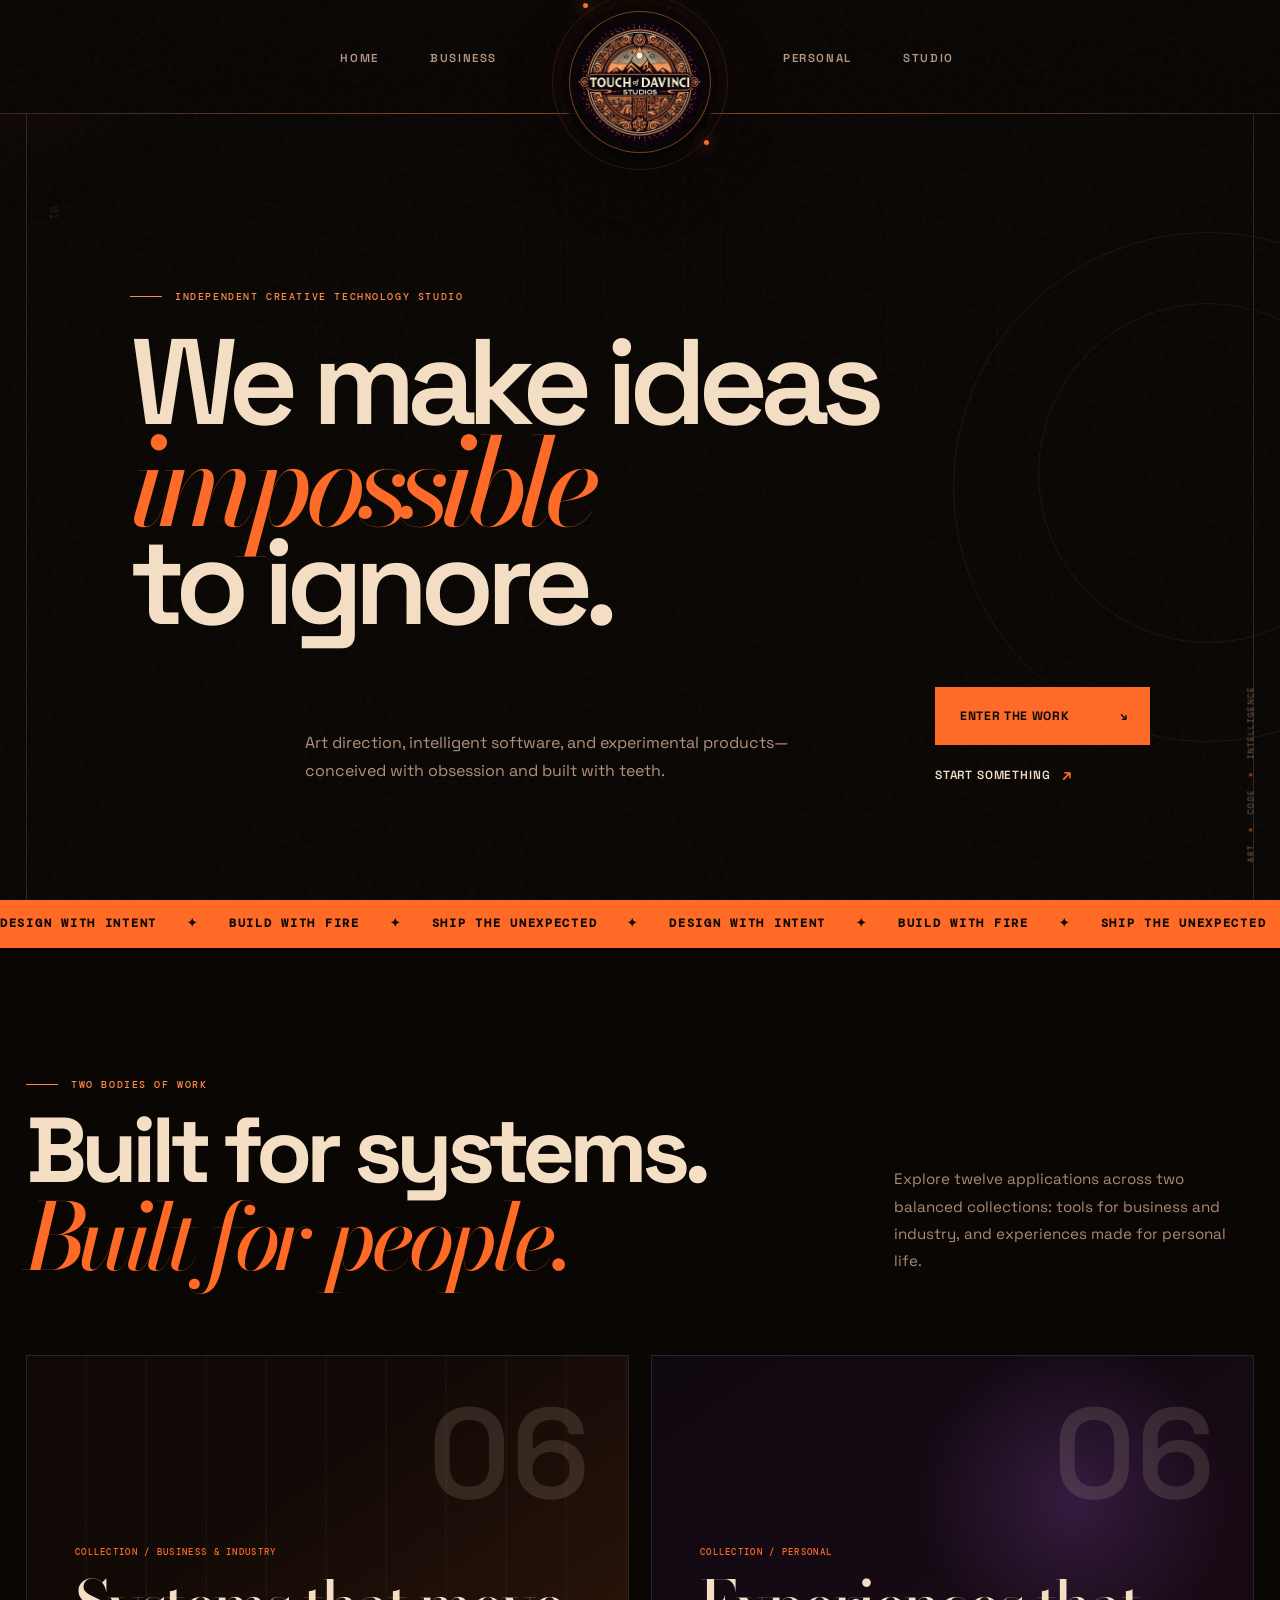
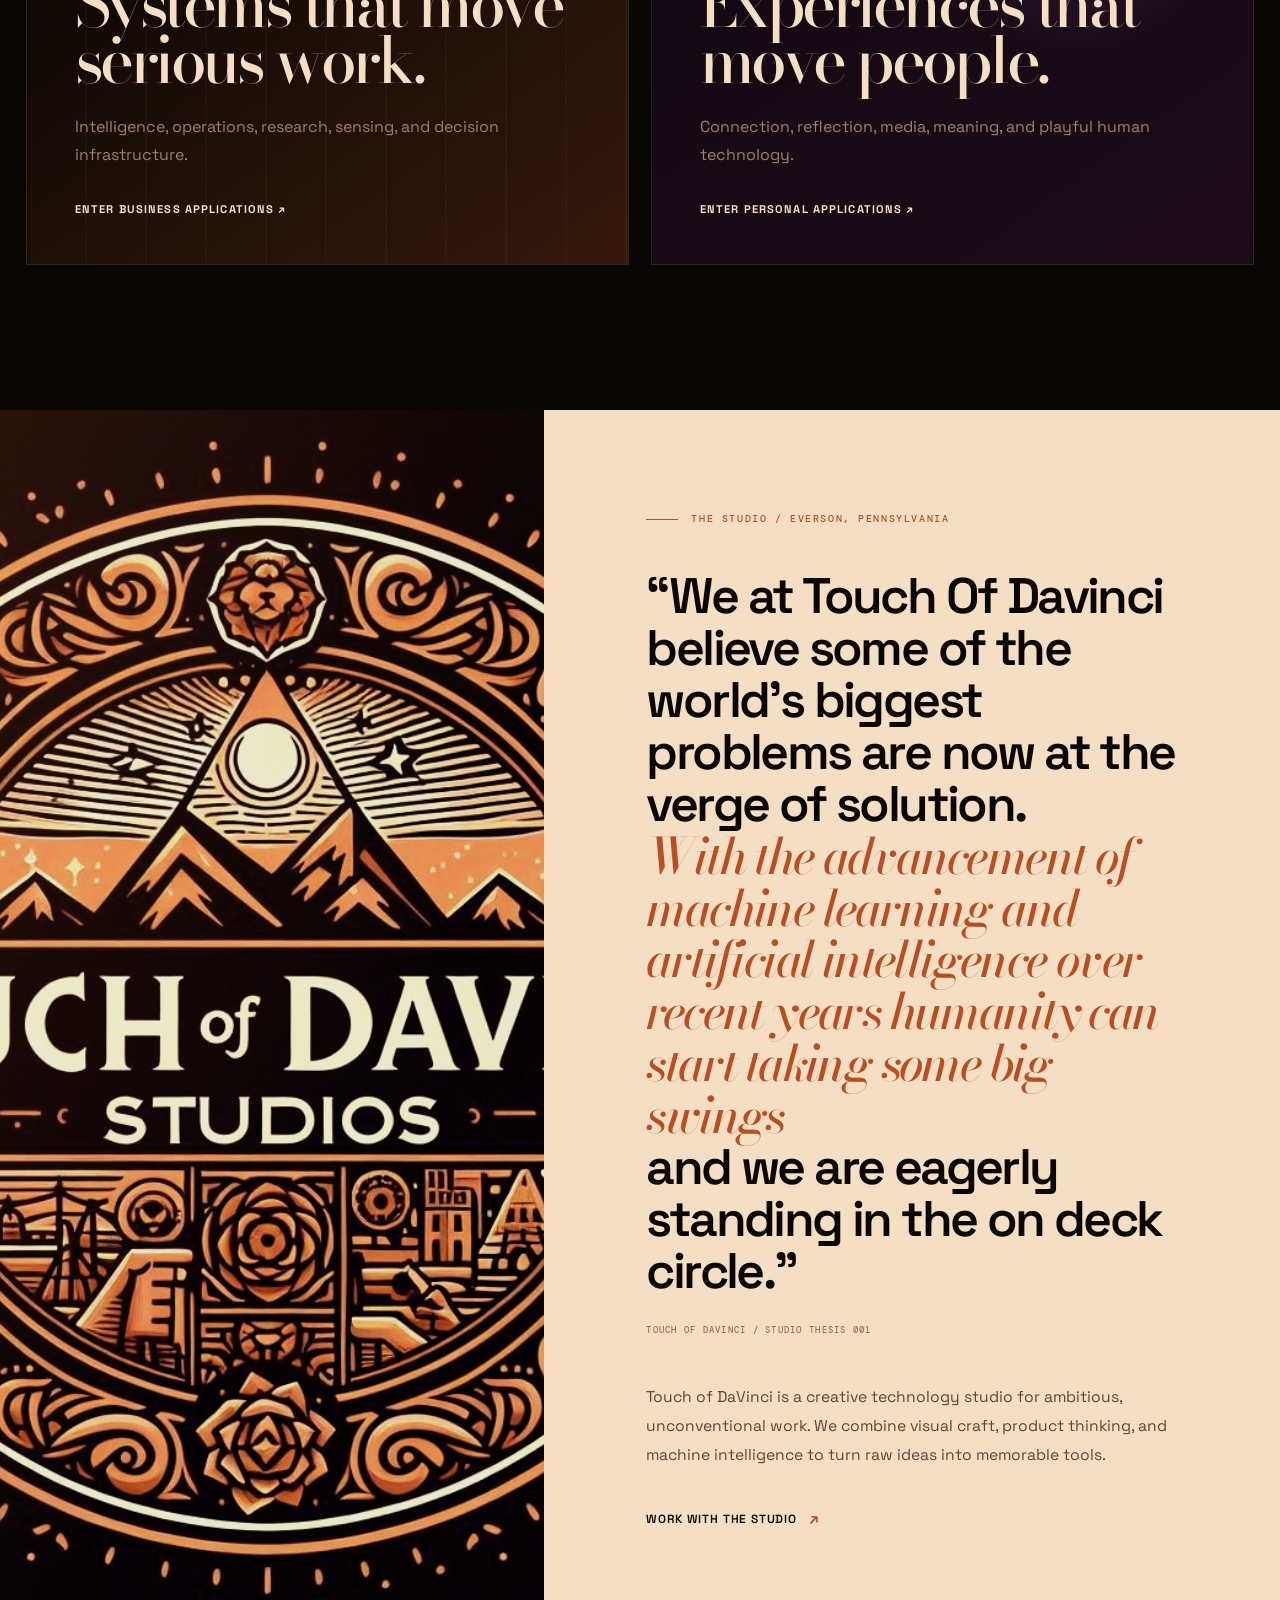
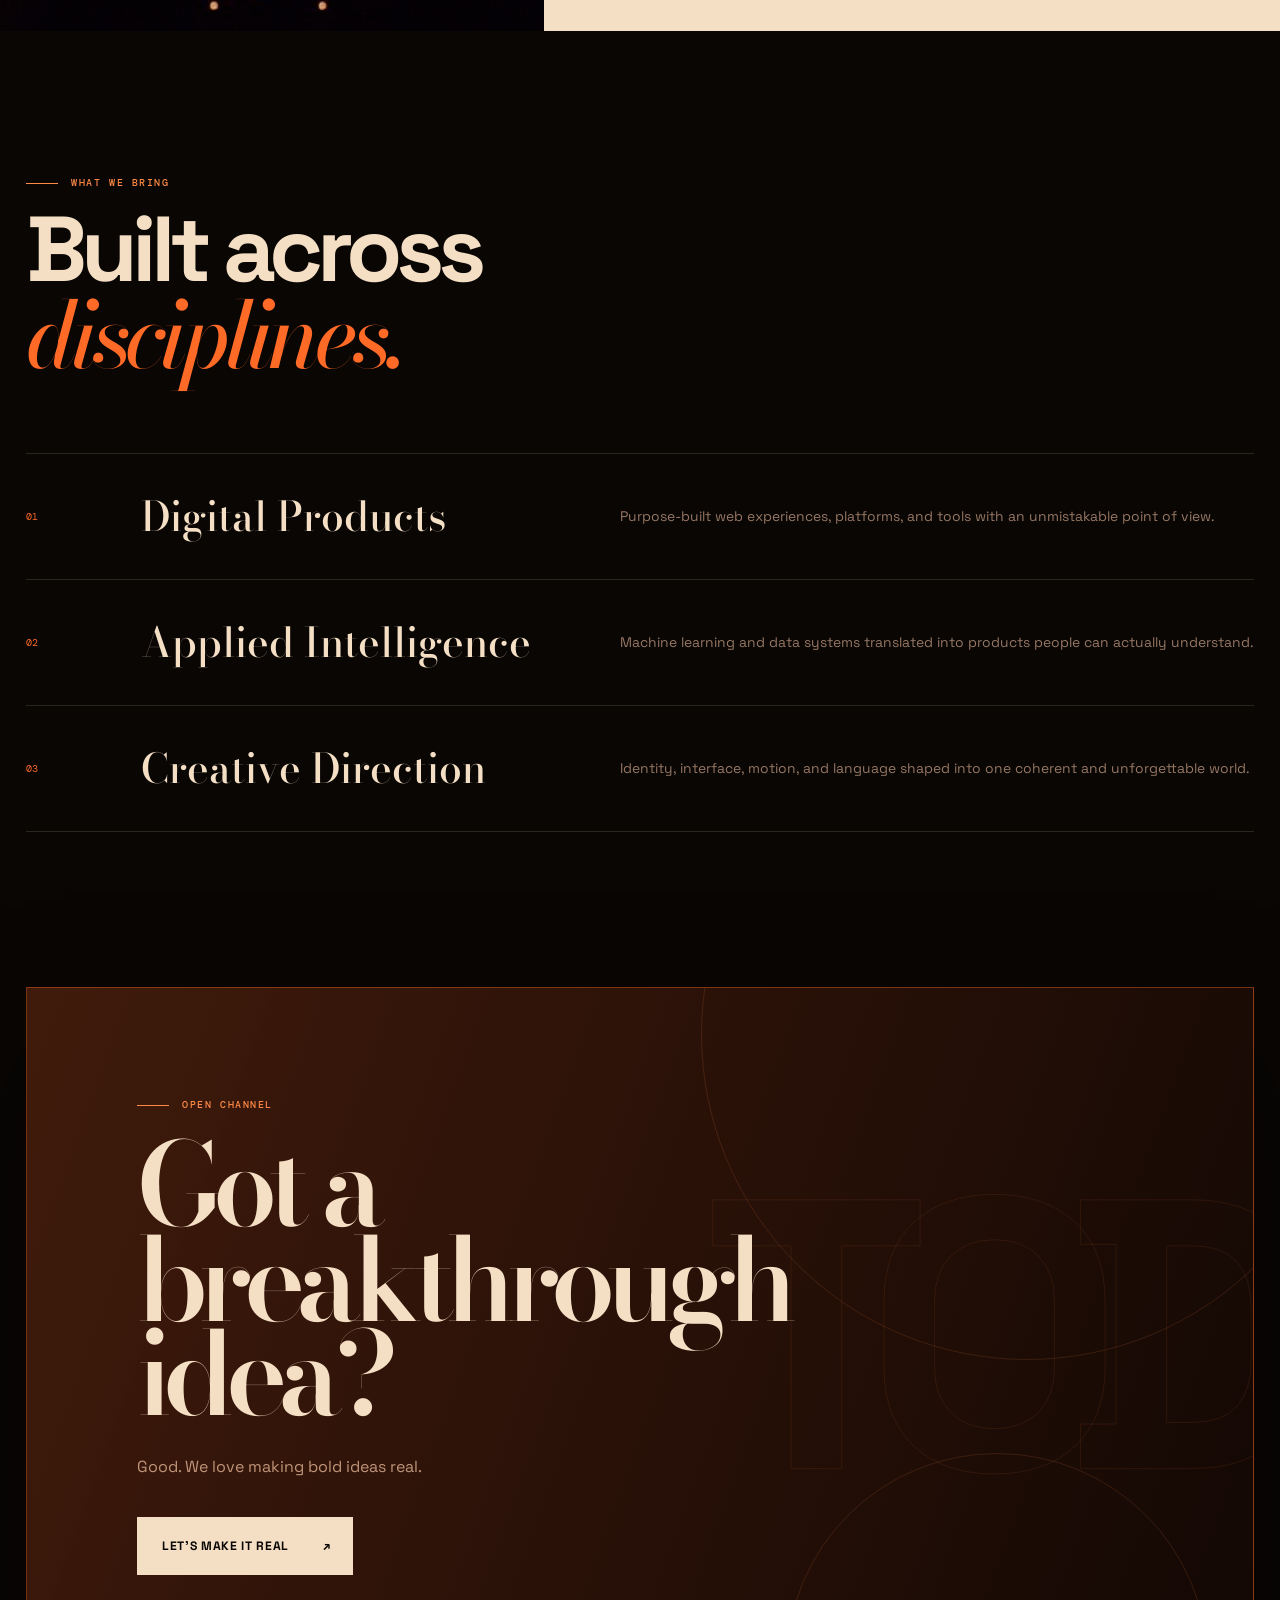
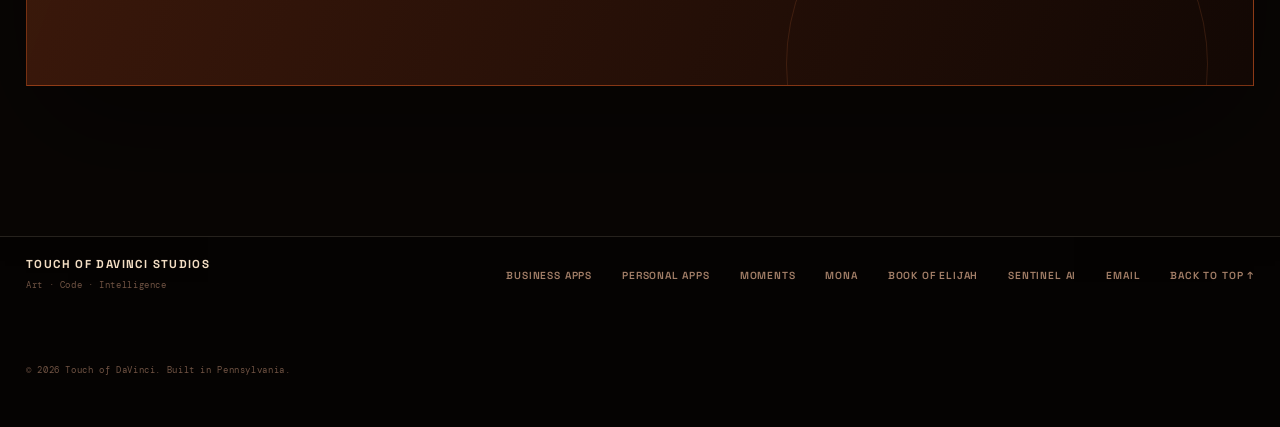
<file: public/index.html>
<!DOCTYPE html>
<html lang="en">
<head>
  <meta charset="UTF-8">
  <meta name="viewport" content="width=device-width, initial-scale=1">
  <meta name="theme-color" content="#090604">
  <meta name="description" content="Touch of DaVinci Studios builds bold digital products at the intersection of art, intelligence, and technology.">
  <meta property="og:title" content="Touch of DaVinci Studios">
  <meta property="og:description" content="Art direction, intelligent software, and experimental products—built with teeth.">
  <meta property="og:image" content="assets/touch-of-davinci-logo.png">
  <title>Touch of DaVinci Studios</title>
  <link rel="icon" href="assets/touch-of-davinci-logo.png" type="image/png">
  <link rel="preconnect" href="https://fonts.googleapis.com">
  <link rel="preconnect" href="https://fonts.gstatic.com" crossorigin>
  <link href="https://fonts.googleapis.com/css2?family=Bodoni+Moda:opsz,wght@6..96,500;6..96,600;6..96,700&family=DM+Mono:wght@300;400;500&family=Space+Grotesk:wght@400;500;600;700&display=swap" rel="stylesheet">
  <link rel="stylesheet" href="styles.css">
</head>
<body>
  <div class="noise" aria-hidden="true"></div>
  <div class="cursor-glow" aria-hidden="true"></div>

  <header class="topbar" id="top">
    <div class="topbar-inner">
      <nav class="menu menu-left" aria-label="Primary navigation">
        <a href="#top">Home</a>
        <a href="business.html">Business</a>
      </nav>

      <a class="logo-mount" href="#top" aria-label="Touch of DaVinci Studios home">
        <span class="logo-halo"></span>
        <img src="assets/touch-of-davinci-logo.png" alt="Touch of DaVinci Studios">
      </a>

      <nav class="menu menu-right" aria-label="Secondary navigation">
        <a href="personal.html">Personal</a>
        <a href="#studio">Studio</a>
      </nav>
    </div>
  </header>

  <main>
    <section class="hero section-shell">
      <div class="hero-orbit orbit-one" aria-hidden="true"></div>
      <div class="hero-orbit orbit-two" aria-hidden="true"></div>
      <div class="hero-index" aria-hidden="true">01</div>

      <div class="hero-content reveal">
        <p class="eyebrow"><span></span> Independent creative technology studio</p>
        <h1>
          We make ideas
          <em>impossible</em>
          to ignore.
        </h1>
        <div class="hero-bottom">
          <p>
            Art direction, intelligent software, and experimental products—
            conceived with obsession and built with teeth.
          </p>
          <div class="hero-actions">
            <a class="button button-primary" href="#portfolios">
              Enter the work <span>↘</span>
            </a>
            <a class="text-link" href="#contact">Start something <span>↗</span></a>
          </div>
        </div>
      </div>

      <div class="hero-signature" aria-hidden="true">
        <span>ART</span><i>×</i><span>CODE</span><i>×</i><span>INTELLIGENCE</span>
      </div>
    </section>

    <div class="marquee" aria-hidden="true">
      <div class="marquee-track">
        <span>DESIGN WITH INTENT</span><i>✦</i>
        <span>BUILD WITH FIRE</span><i>✦</i>
        <span>SHIP THE UNEXPECTED</span><i>✦</i>
        <span>DESIGN WITH INTENT</span><i>✦</i>
        <span>BUILD WITH FIRE</span><i>✦</i>
        <span>SHIP THE UNEXPECTED</span><i>✦</i>
      </div>
    </div>

    <section class="portfolio-gateways section-shell" id="portfolios">
      <header class="section-heading reveal">
        <div>
          <p class="eyebrow"><span></span> Two bodies of work</p>
          <h2>Built for systems.<br><em>Built for people.</em></h2>
        </div>
        <p class="section-intro">
          Explore twelve applications across two balanced collections: tools for
          business and industry, and experiences made for personal life.
        </p>
      </header>

      <div class="gateway-grid reveal">
        <a class="gateway-card gateway-business" href="business.html">
          <span class="gateway-index">06</span>
          <span>COLLECTION / BUSINESS &amp; INDUSTRY</span>
          <h3>Systems that move serious work.</h3>
          <p>Intelligence, operations, research, sensing, and decision infrastructure.</p>
          <b>ENTER BUSINESS APPLICATIONS &#8599;</b>
        </a>
        <a class="gateway-card gateway-personal" href="personal.html">
          <span class="gateway-index">06</span>
          <span>COLLECTION / PERSONAL</span>
          <h3>Experiences that move people.</h3>
          <p>Connection, reflection, media, meaning, and playful human technology.</p>
          <b>ENTER PERSONAL APPLICATIONS &#8599;</b>
        </a>
      </div>
    </section>

    <section class="manifesto" id="studio">
      <div class="manifesto-image" aria-hidden="true">
        <img src="assets/touch-of-davinci-logo.png" alt="">
      </div>
      <div class="manifesto-copy reveal">
        <p class="eyebrow"><span></span> The studio / Everson, Pennsylvania</p>
        <blockquote class="studio-belief">
          “We at Touch Of Davinci believe some of the world's biggest problems are now
          at the verge of solution.
          <em>
            With the advancement of machine learning and artificial intelligence over
            recent years humanity can start taking some big swings
          </em>
          and we are eagerly standing in the on deck circle.”
        </blockquote>
        <p class="belief-attribution">TOUCH OF DAVINCI / STUDIO THESIS 001</p>
        <p class="manifesto-body">
          Touch of DaVinci is a creative technology studio for ambitious,
          unconventional work. We combine visual craft, product thinking,
          and machine intelligence to turn raw ideas into memorable tools.
        </p>
        <a class="text-link" href="mailto:matthewelijahlogan@gmail.com">
          Work with the studio <span>↗</span>
        </a>
      </div>
    </section>

    <section class="capabilities section-shell">
      <header class="section-heading compact reveal">
        <div>
          <p class="eyebrow"><span></span> What we bring</p>
          <h2>Built across<br><em>disciplines.</em></h2>
        </div>
      </header>

      <div class="capability-list">
        <article class="capability reveal">
          <span>01</span>
          <h3>Digital Products</h3>
          <p>Purpose-built web experiences, platforms, and tools with an unmistakable point of view.</p>
        </article>
        <article class="capability reveal">
          <span>02</span>
          <h3>Applied Intelligence</h3>
          <p>Machine learning and data systems translated into products people can actually understand.</p>
        </article>
        <article class="capability reveal">
          <span>03</span>
          <h3>Creative Direction</h3>
          <p>Identity, interface, motion, and language shaped into one coherent and unforgettable world.</p>
        </article>
      </div>
    </section>

    <section class="contact section-shell" id="contact">
      <div class="contact-card reveal">
        <div class="contact-mark" aria-hidden="true">TOD</div>
        <p class="eyebrow"><span></span> Open channel</p>
        <h2>Got a breakthrough<br>idea?</h2>
        <p>Good. We love making bold ideas real.</p>
        <a class="button button-light" href="mailto:matthewelijahlogan@gmail.com">
          Let’s make it real <span>↗</span>
        </a>
      </div>
    </section>
  </main>

  <footer>
    <div class="footer-inner">
      <div>
        <strong>TOUCH OF DAVINCI STUDIOS</strong>
        <span>Art · Code · Intelligence</span>
      </div>
      <div class="footer-links">
        <a href="business.html">Business Apps</a>
        <a href="personal.html">Personal Apps</a>
        <a href="projects/moments.html">Moments</a>
        <a href="https://mona-frontend-2vie.onrender.com/" target="_blank" rel="noopener">MONA</a>
        <a href="https://book-of-elijah.onrender.com/" target="_blank" rel="noopener">Book of Elijah</a>
        <a href="https://sentinel-ai-dwjz.onrender.com/" target="_blank" rel="noopener">Sentinel AI</a>
        <a href="mailto:matthewelijahlogan@gmail.com">Email</a>
        <a href="#top">Back to top ↑</a>
      </div>
      <p>© <span id="year"></span> Touch of DaVinci. Built in Pennsylvania.</p>
    </div>
  </footer>

  <script src="app.js"></script>
</body>
</html>
</file>
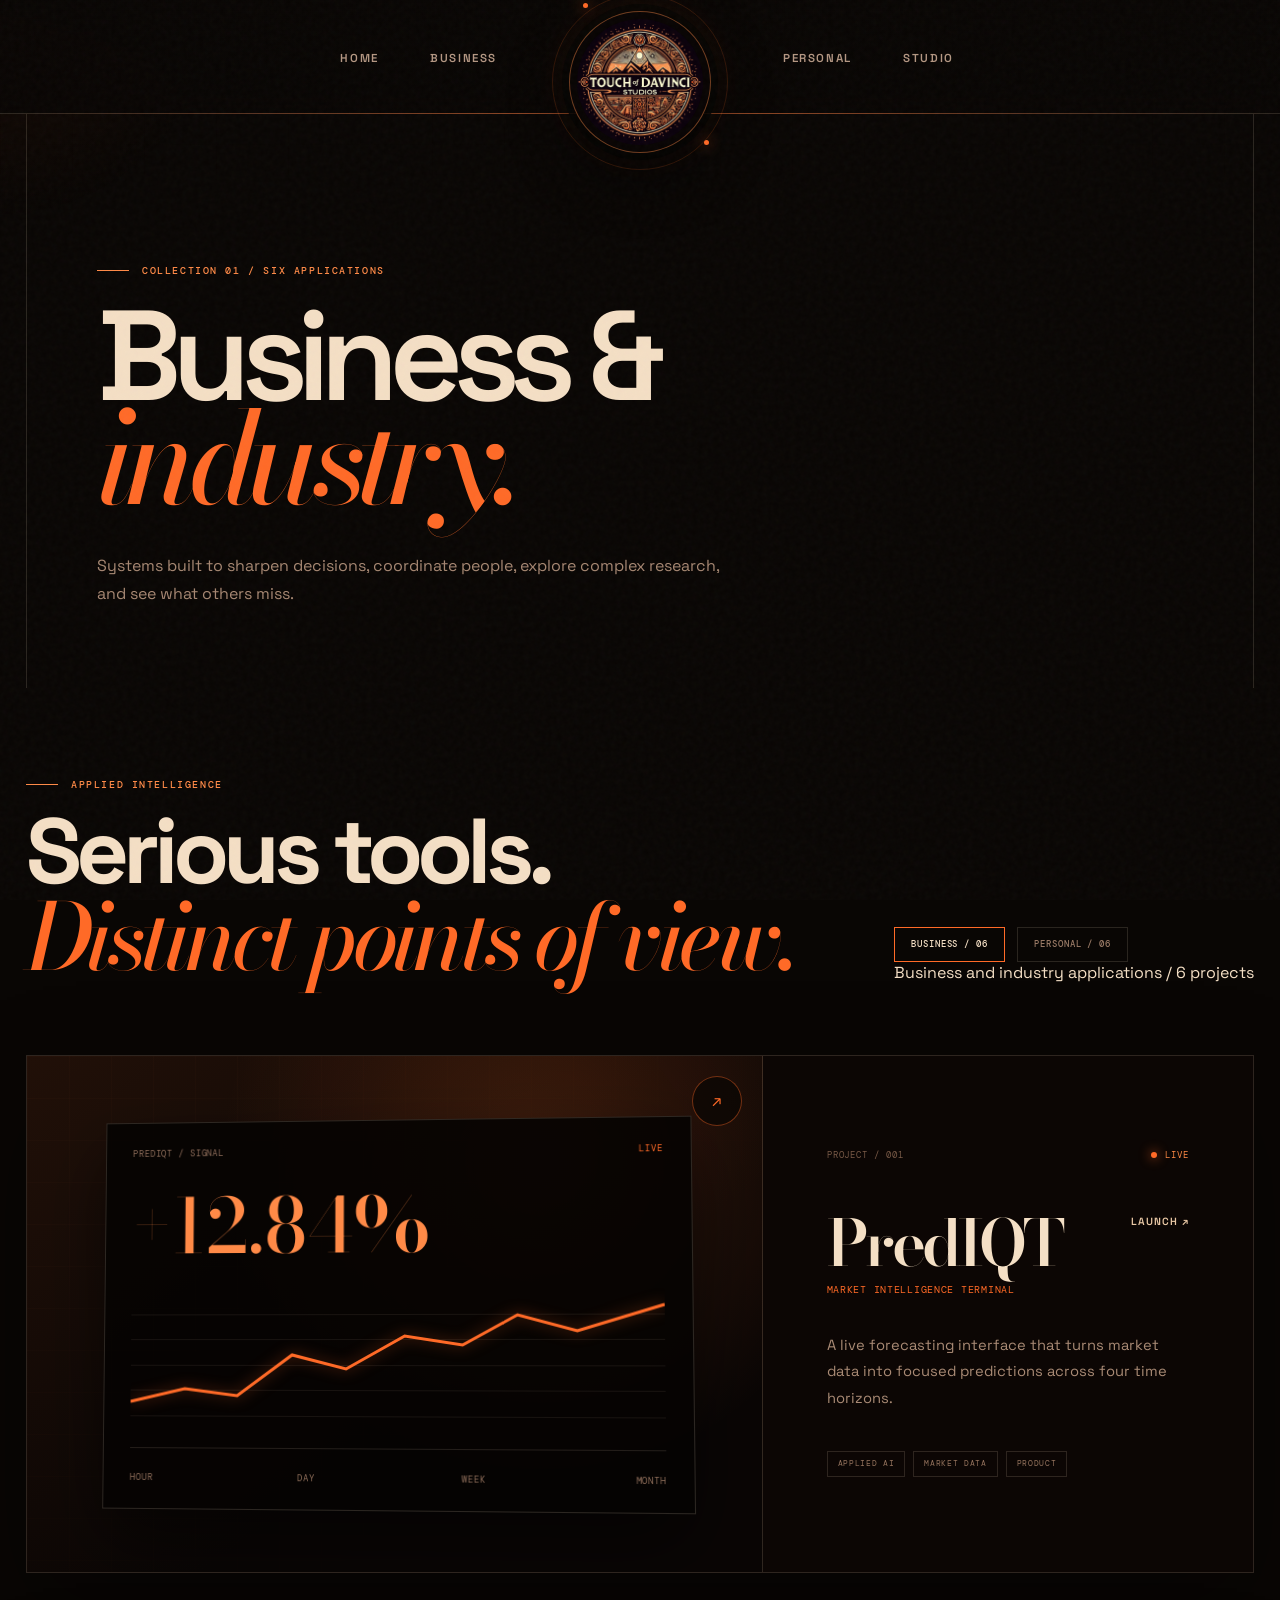
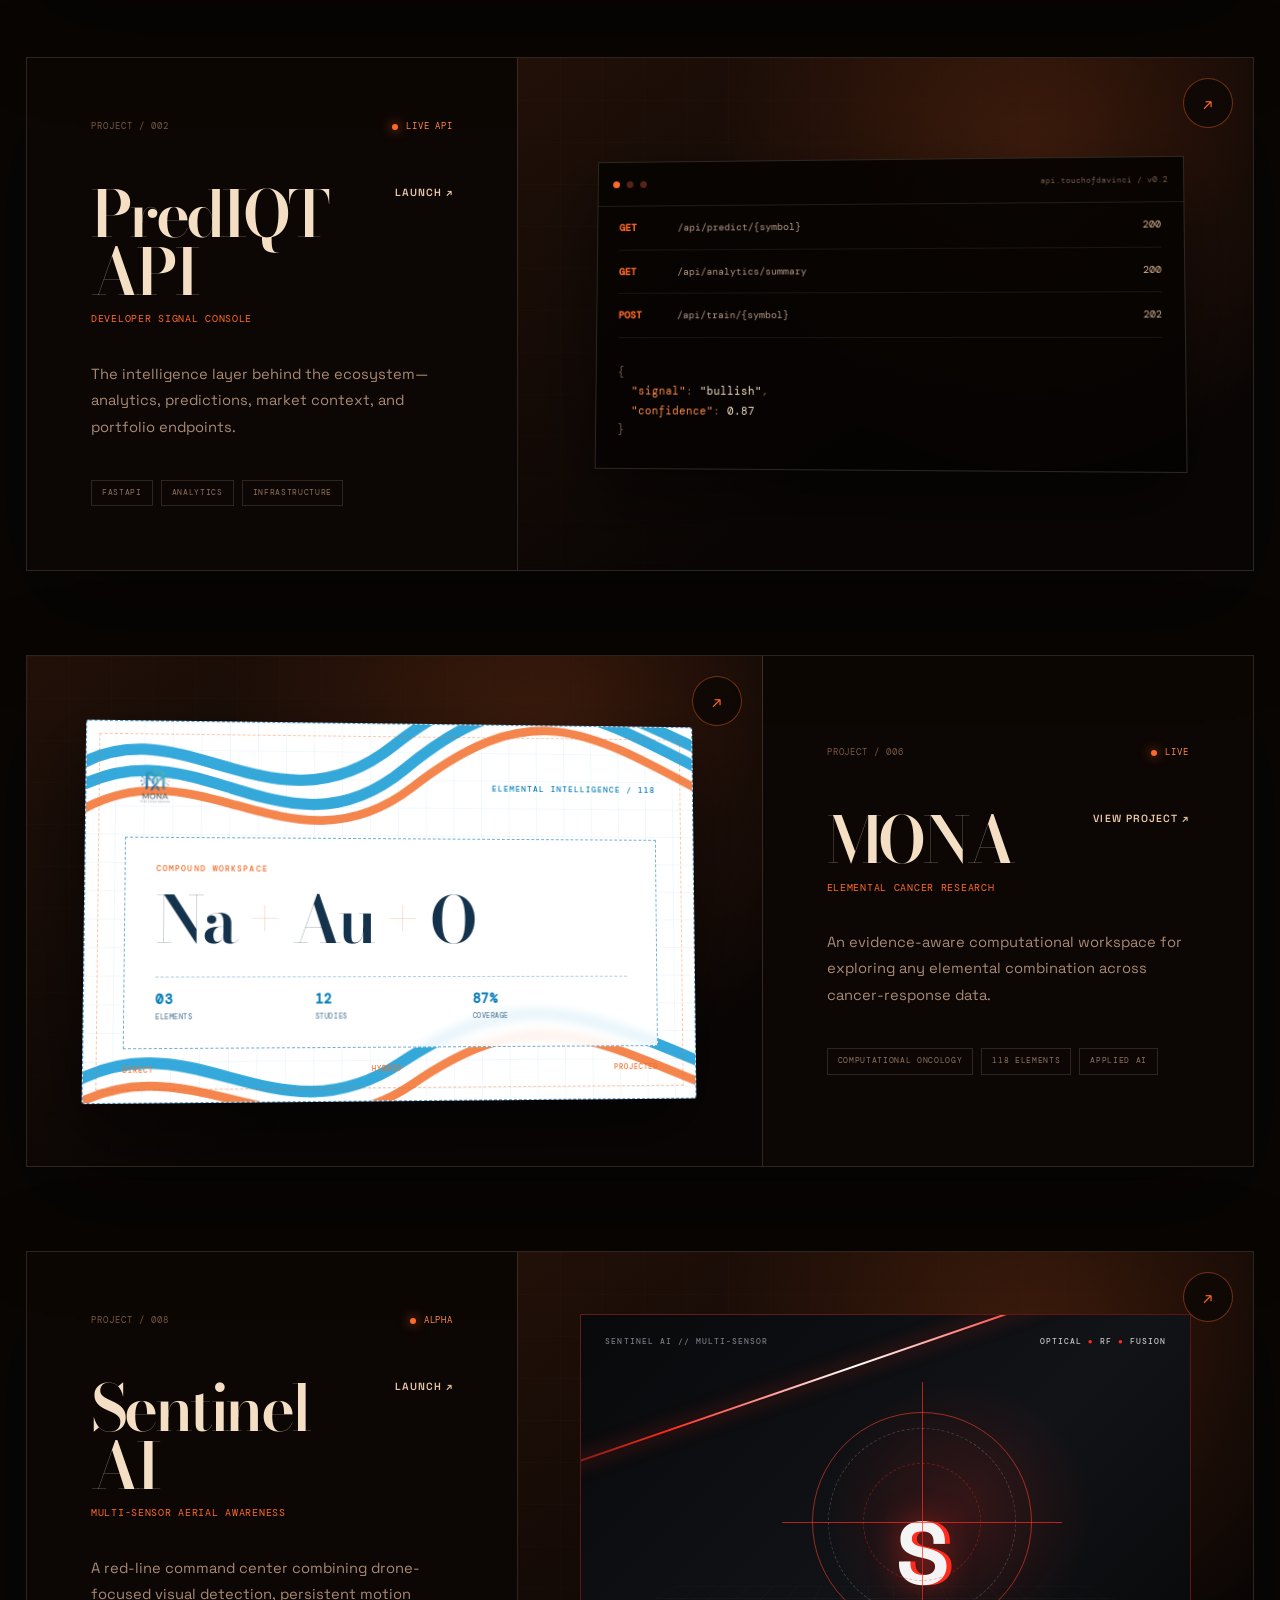
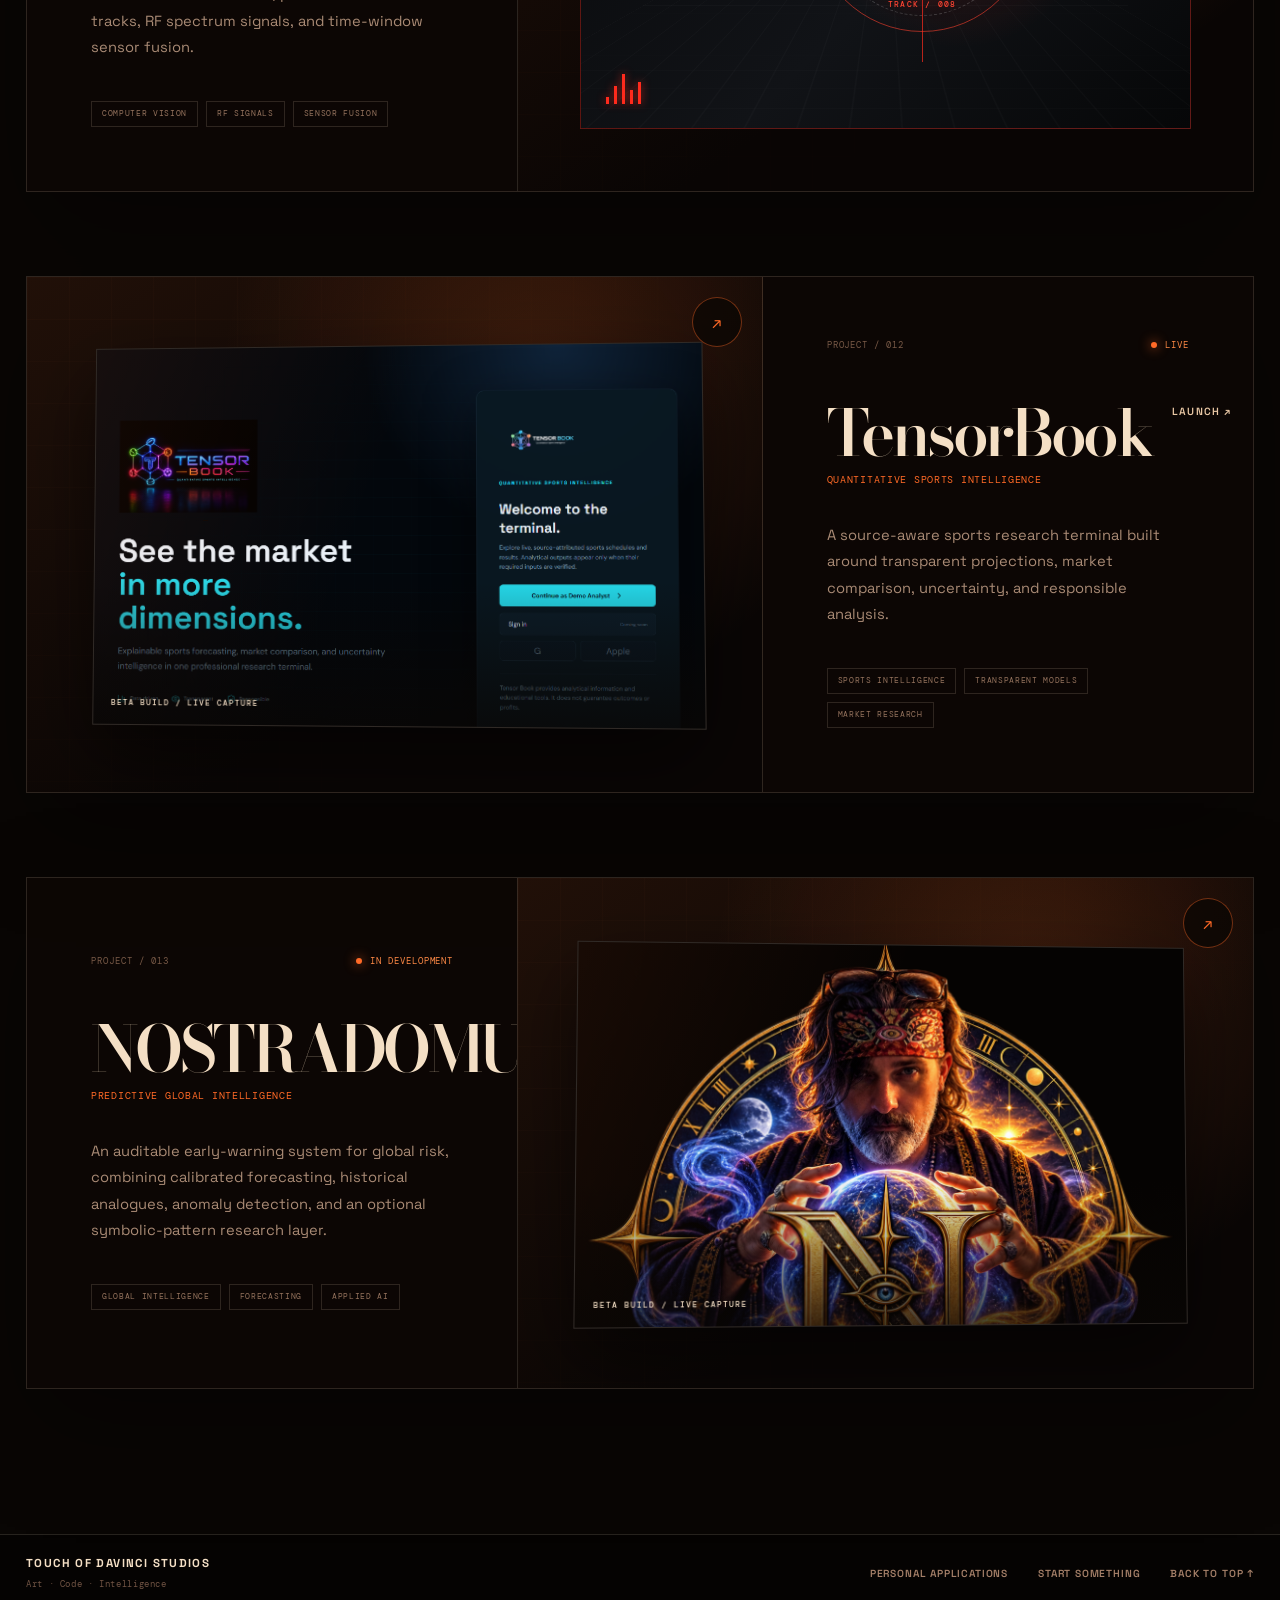
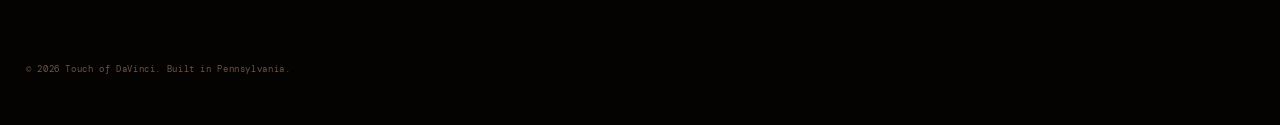
<file: public/business.html>
<!DOCTYPE html>
<html lang="en">
<head>
  <meta charset="UTF-8">
  <meta name="viewport" content="width=device-width, initial-scale=1">
  <meta name="theme-color" content="#090604">
  <meta name="description" content="Business and industry applications from Touch of DaVinci Studios.">
  <title>Business &amp; Industry Applications | Touch of DaVinci</title>
  <link rel="icon" href="assets/touch-of-davinci-logo.png" type="image/png">
  <link rel="preconnect" href="https://fonts.googleapis.com">
  <link rel="preconnect" href="https://fonts.gstatic.com" crossorigin>
  <link href="https://fonts.googleapis.com/css2?family=Bodoni+Moda:opsz,wght@6..96,500;6..96,600;6..96,700&family=DM+Mono:wght@300;400;500&family=Space+Grotesk:wght@400;500;600;700&display=swap" rel="stylesheet">
  <link rel="stylesheet" href="styles.css">
</head>
<body class="collection-page" data-collection="business">
  <div class="noise" aria-hidden="true"></div>
  <div class="cursor-glow" aria-hidden="true"></div>

  <header class="topbar" id="top">
    <div class="topbar-inner">
      <nav class="menu menu-left" aria-label="Primary navigation">
        <a href="index.html">Home</a>
        <a href="business.html" aria-current="page">Business</a>
      </nav>
      <a class="logo-mount" href="index.html" aria-label="Touch of DaVinci Studios home">
        <span class="logo-halo"></span>
        <img src="assets/touch-of-davinci-logo.png" alt="Touch of DaVinci Studios">
      </a>
      <nav class="menu menu-right" aria-label="Secondary navigation">
        <a href="personal.html">Personal</a>
        <a href="index.html#studio">Studio</a>
      </nav>
    </div>
  </header>

  <main>
    <section class="collection-hero section-shell">
      <p class="eyebrow"><span></span> Collection 01 / Six applications</p>
      <h1>Business &amp;<em>industry.</em></h1>
      <p>
        Systems built to sharpen decisions, coordinate people, explore complex
        research, and see what others miss.
      </p>
    </section>

    <section class="work collection-work section-shell" id="work">
      <header class="section-heading reveal">
        <div>
          <p class="eyebrow"><span></span> Applied intelligence</p>
          <h2>Serious tools.<br><em>Distinct points of view.</em></h2>
        </div>
        <div>
          <div class="collection-switch">
            <a href="business.html" aria-current="page">Business / 06</a>
            <a href="personal.html">Personal / 06</a>
          </div>
          <p id="categorySummary" aria-live="polite"></p>
        </div>
      </header>
      <div class="project-grid" id="projectGrid" aria-live="polite"></div>
    </section>
  </main>

  <footer>
    <div class="footer-inner">
      <div>
        <strong>TOUCH OF DAVINCI STUDIOS</strong>
        <span>Art &middot; Code &middot; Intelligence</span>
      </div>
      <div class="footer-links">
        <a href="personal.html">Personal Applications</a>
        <a href="index.html#contact">Start Something</a>
        <a href="#top">Back to top &uarr;</a>
      </div>
      <p>&copy; <span id="year"></span> Touch of DaVinci. Built in Pennsylvania.</p>
    </div>
  </footer>
  <script src="app.js"></script>
</body>
</html>
</file>
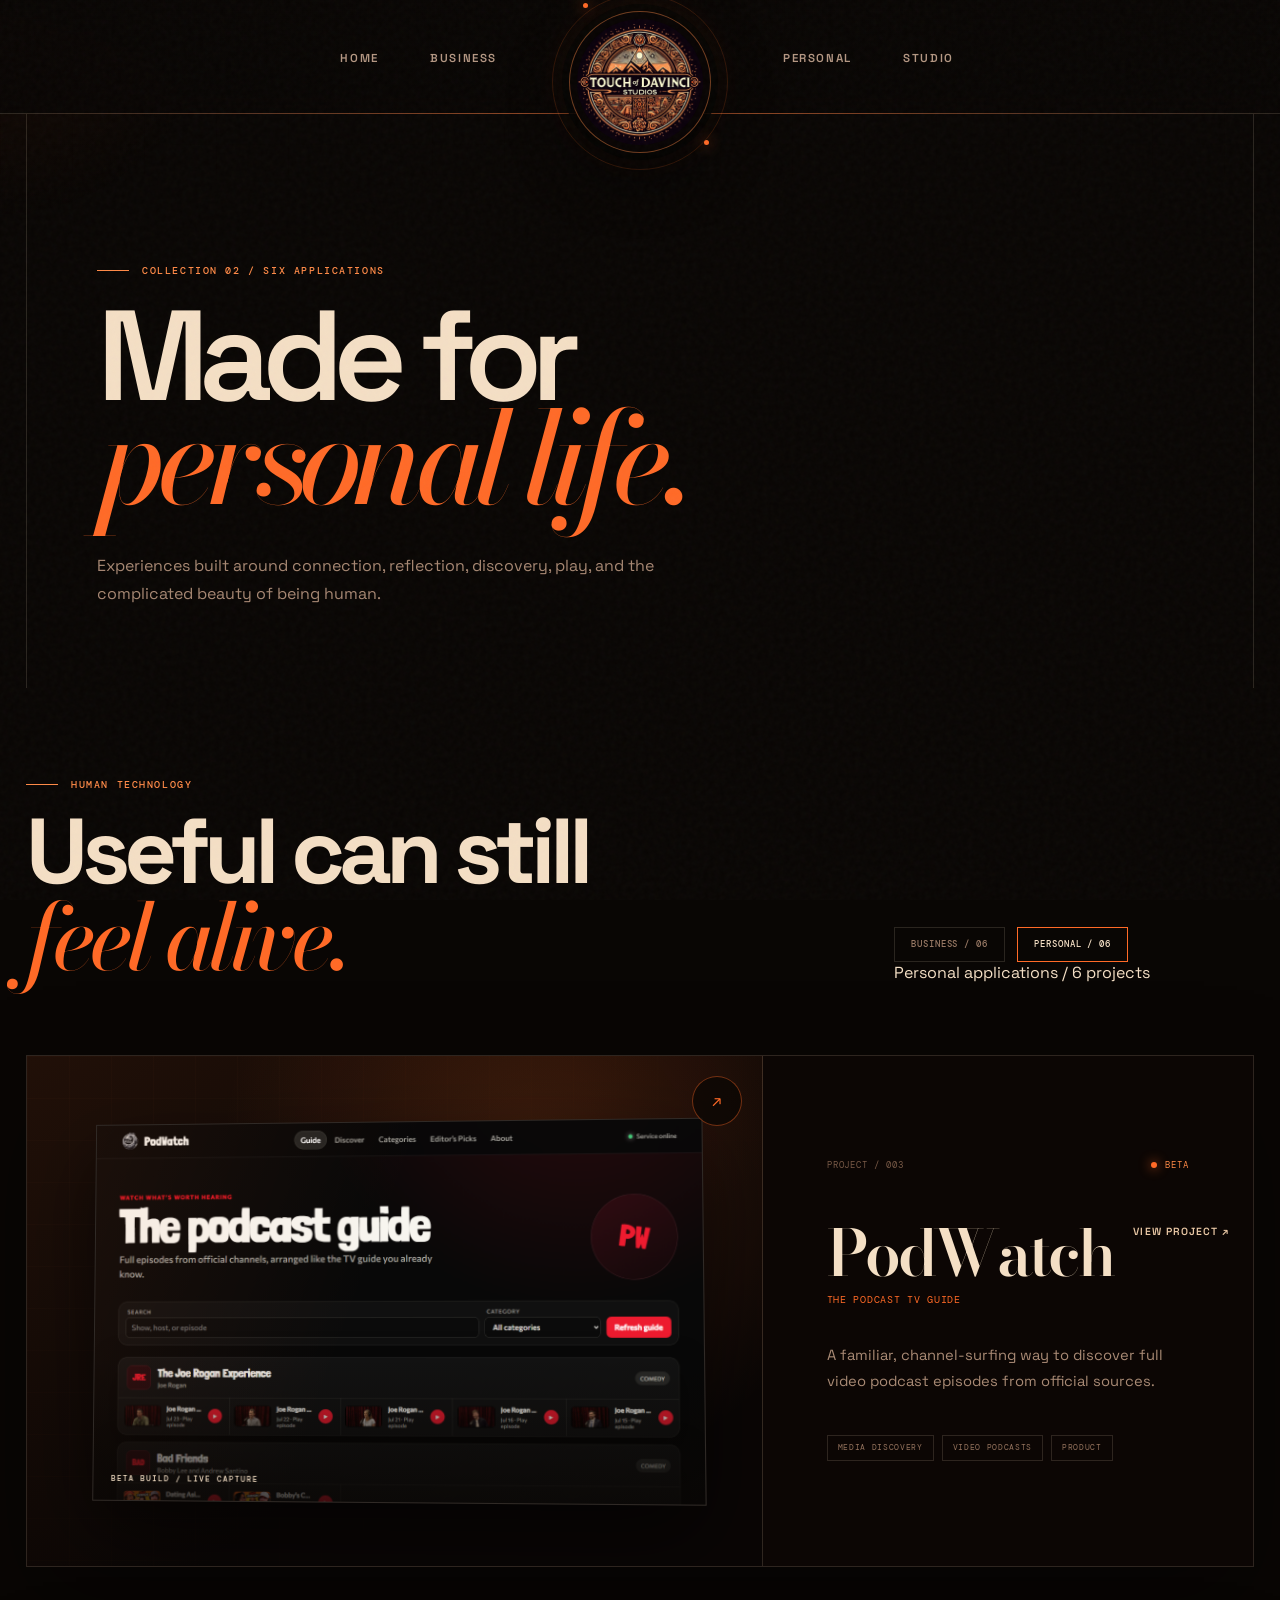
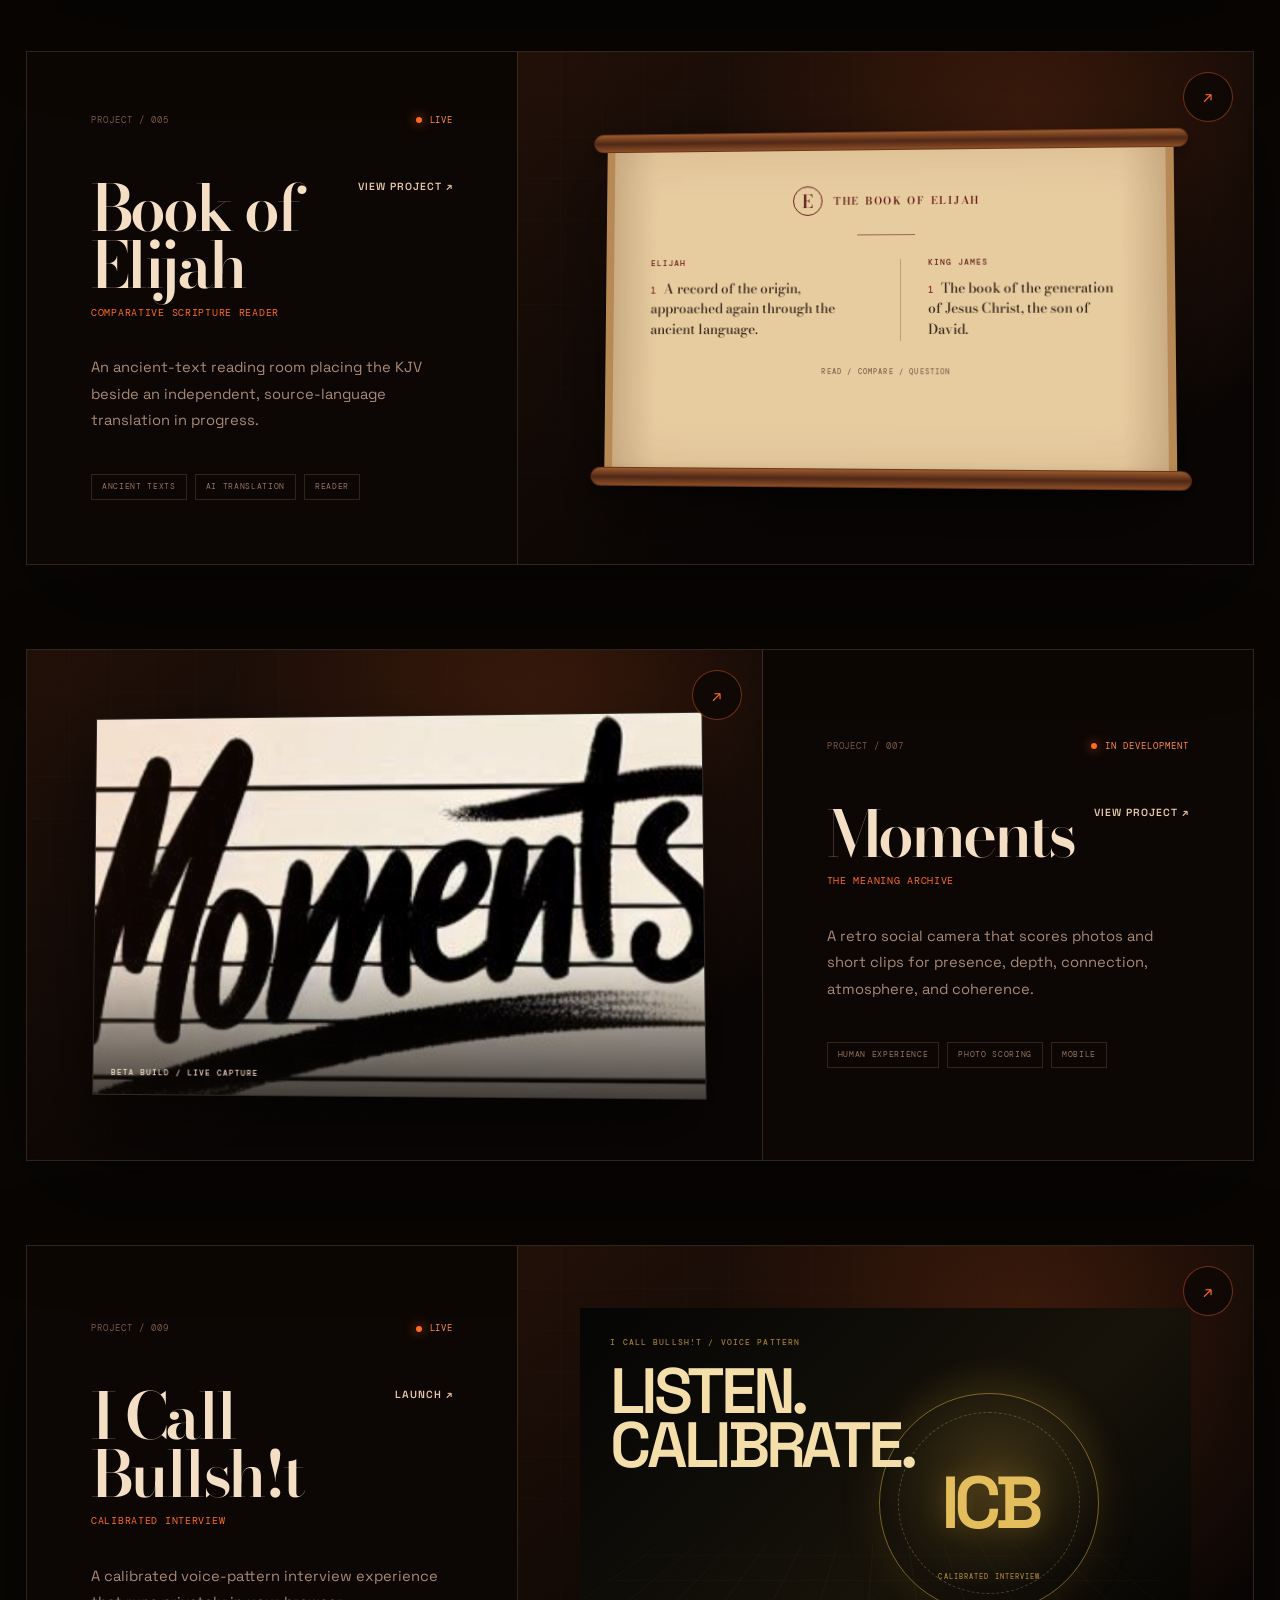
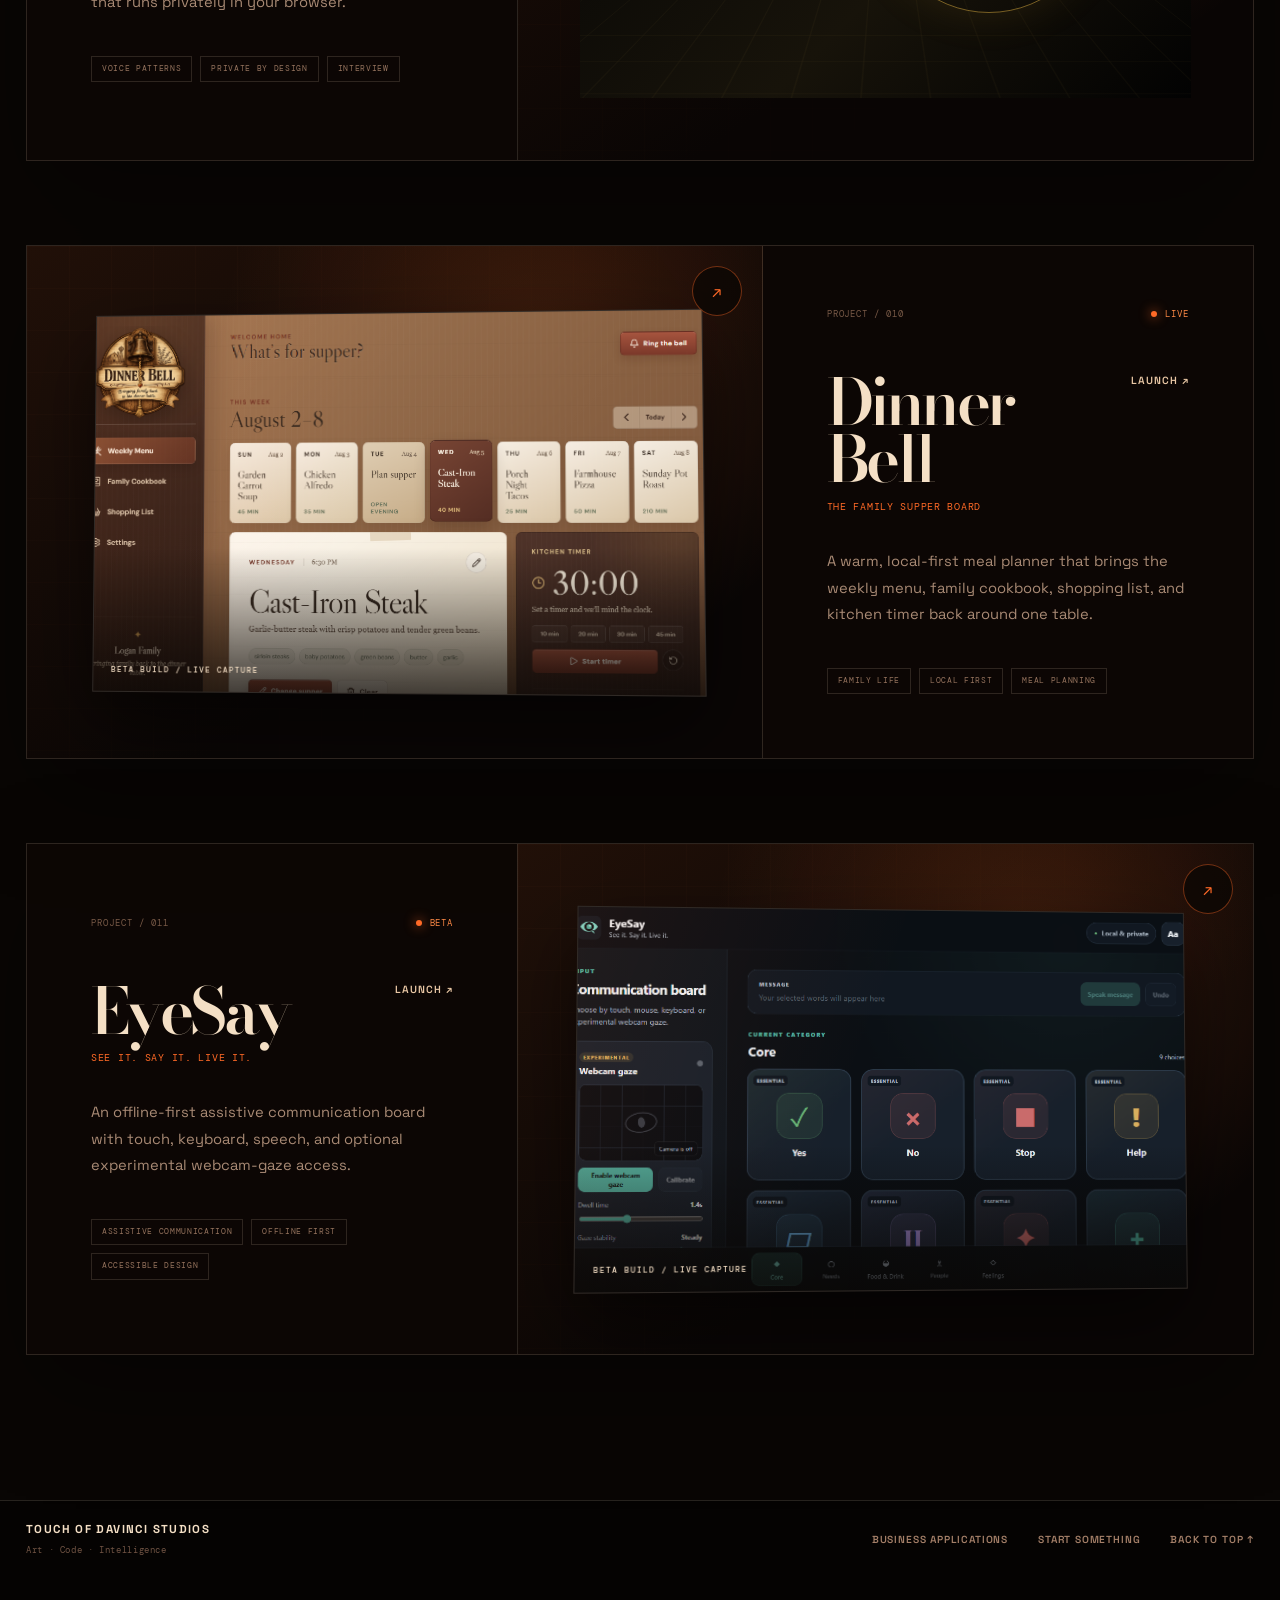
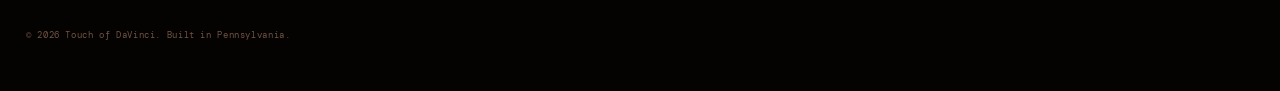
<file: public/personal.html>
<!DOCTYPE html>
<html lang="en">
<head>
  <meta charset="UTF-8">
  <meta name="viewport" content="width=device-width, initial-scale=1">
  <meta name="theme-color" content="#100811">
  <meta name="description" content="Personal applications and human experiences from Touch of DaVinci Studios.">
  <title>Personal Applications | Touch of DaVinci</title>
  <link rel="icon" href="assets/touch-of-davinci-logo.png" type="image/png">
  <link rel="preconnect" href="https://fonts.googleapis.com">
  <link rel="preconnect" href="https://fonts.gstatic.com" crossorigin>
  <link href="https://fonts.googleapis.com/css2?family=Bodoni+Moda:opsz,wght@6..96,500;6..96,600;6..96,700&family=DM+Mono:wght@300;400;500&family=Space+Grotesk:wght@400;500;600;700&display=swap" rel="stylesheet">
  <link rel="stylesheet" href="styles.css">
</head>
<body class="collection-page" data-collection="personal">
  <div class="noise" aria-hidden="true"></div>
  <div class="cursor-glow" aria-hidden="true"></div>

  <header class="topbar" id="top">
    <div class="topbar-inner">
      <nav class="menu menu-left" aria-label="Primary navigation">
        <a href="index.html">Home</a>
        <a href="business.html">Business</a>
      </nav>
      <a class="logo-mount" href="index.html" aria-label="Touch of DaVinci Studios home">
        <span class="logo-halo"></span>
        <img src="assets/touch-of-davinci-logo.png" alt="Touch of DaVinci Studios">
      </a>
      <nav class="menu menu-right" aria-label="Secondary navigation">
        <a href="personal.html" aria-current="page">Personal</a>
        <a href="index.html#studio">Studio</a>
      </nav>
    </div>
  </header>

  <main>
    <section class="collection-hero section-shell">
      <p class="eyebrow"><span></span> Collection 02 / Six applications</p>
      <h1>Made for<em>personal life.</em></h1>
      <p>
        Experiences built around connection, reflection, discovery, play, and the
        complicated beauty of being human.
      </p>
    </section>

    <section class="work collection-work section-shell" id="work">
      <header class="section-heading reveal">
        <div>
          <p class="eyebrow"><span></span> Human technology</p>
          <h2>Useful can still<br><em>feel alive.</em></h2>
        </div>
        <div>
          <div class="collection-switch">
            <a href="business.html">Business / 06</a>
            <a href="personal.html" aria-current="page">Personal / 06</a>
          </div>
          <p id="categorySummary" aria-live="polite"></p>
        </div>
      </header>
      <div class="project-grid" id="projectGrid" aria-live="polite"></div>
    </section>
  </main>

  <footer>
    <div class="footer-inner">
      <div>
        <strong>TOUCH OF DAVINCI STUDIOS</strong>
        <span>Art &middot; Code &middot; Intelligence</span>
      </div>
      <div class="footer-links">
        <a href="business.html">Business Applications</a>
        <a href="index.html#contact">Start Something</a>
        <a href="#top">Back to top &uarr;</a>
      </div>
      <p>&copy; <span id="year"></span> Touch of DaVinci. Built in Pennsylvania.</p>
    </div>
  </footer>
  <script src="app.js"></script>
</body>
</html>
</file>
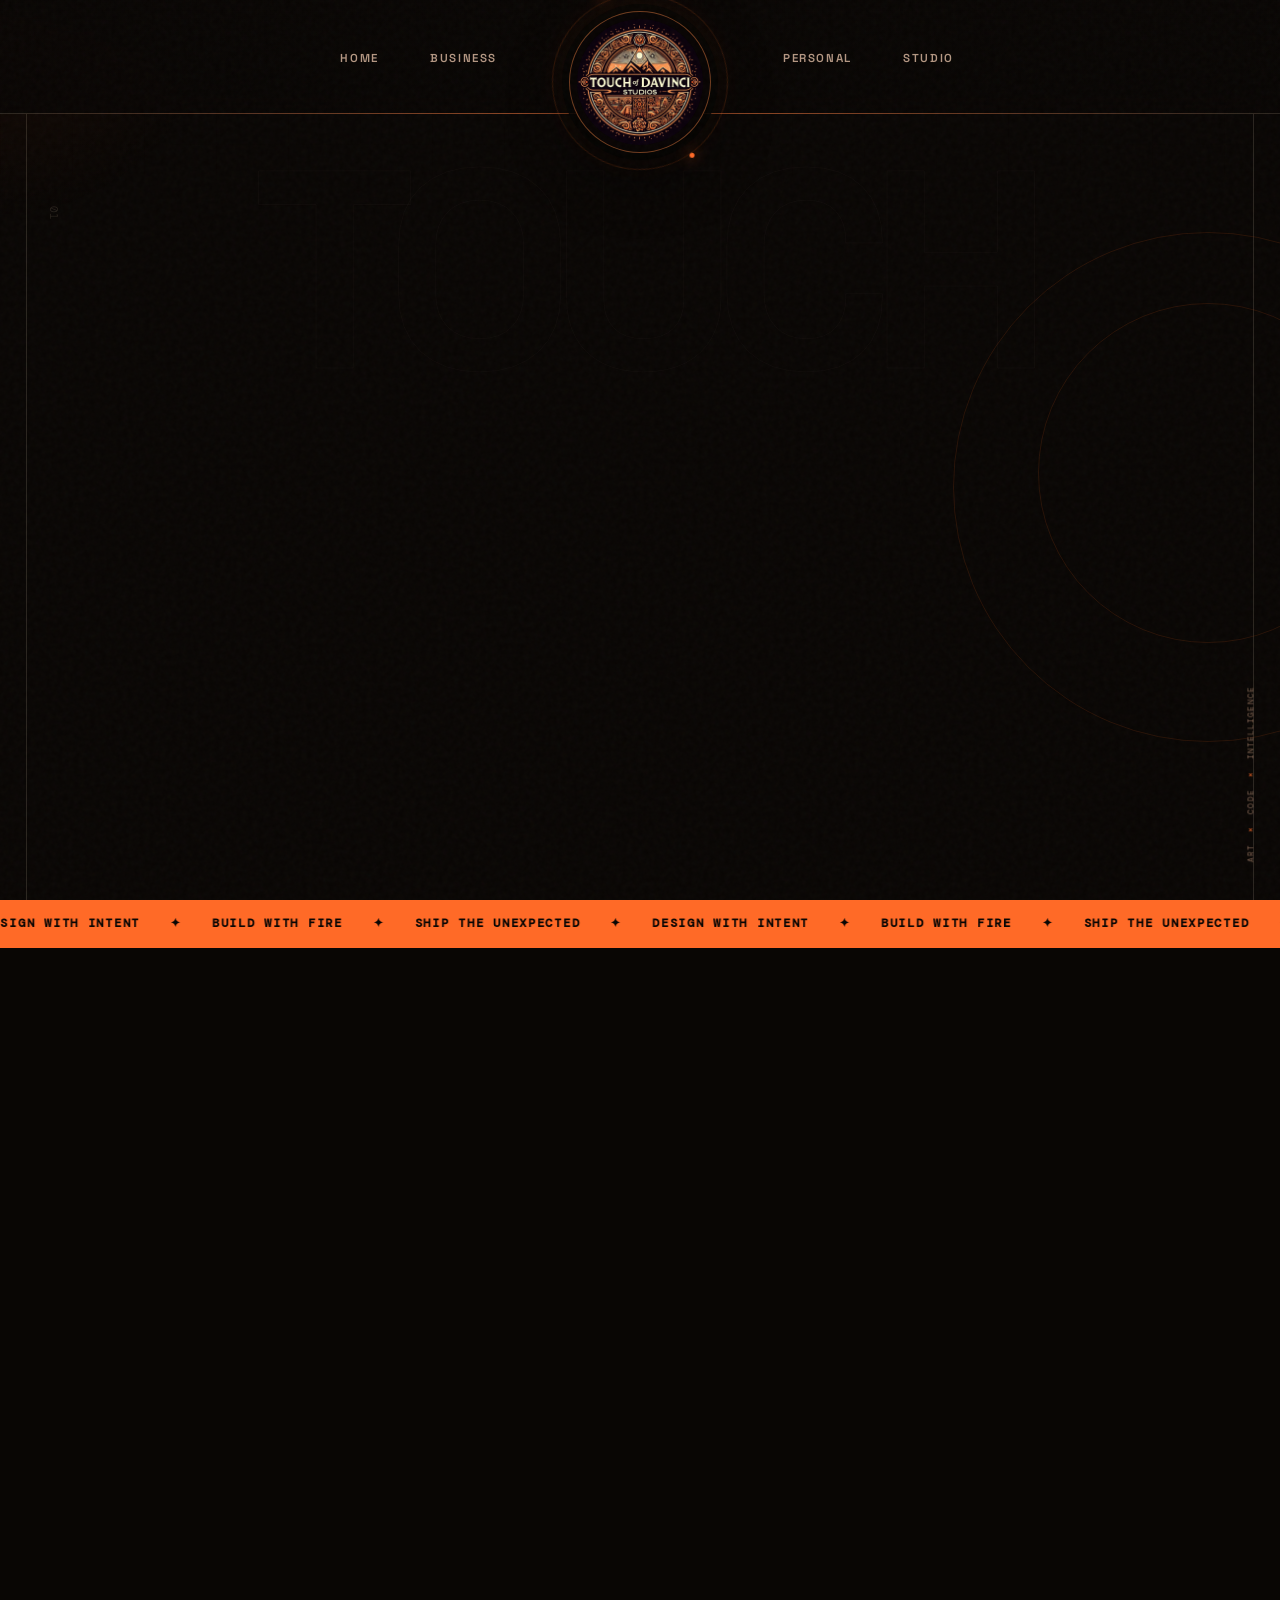
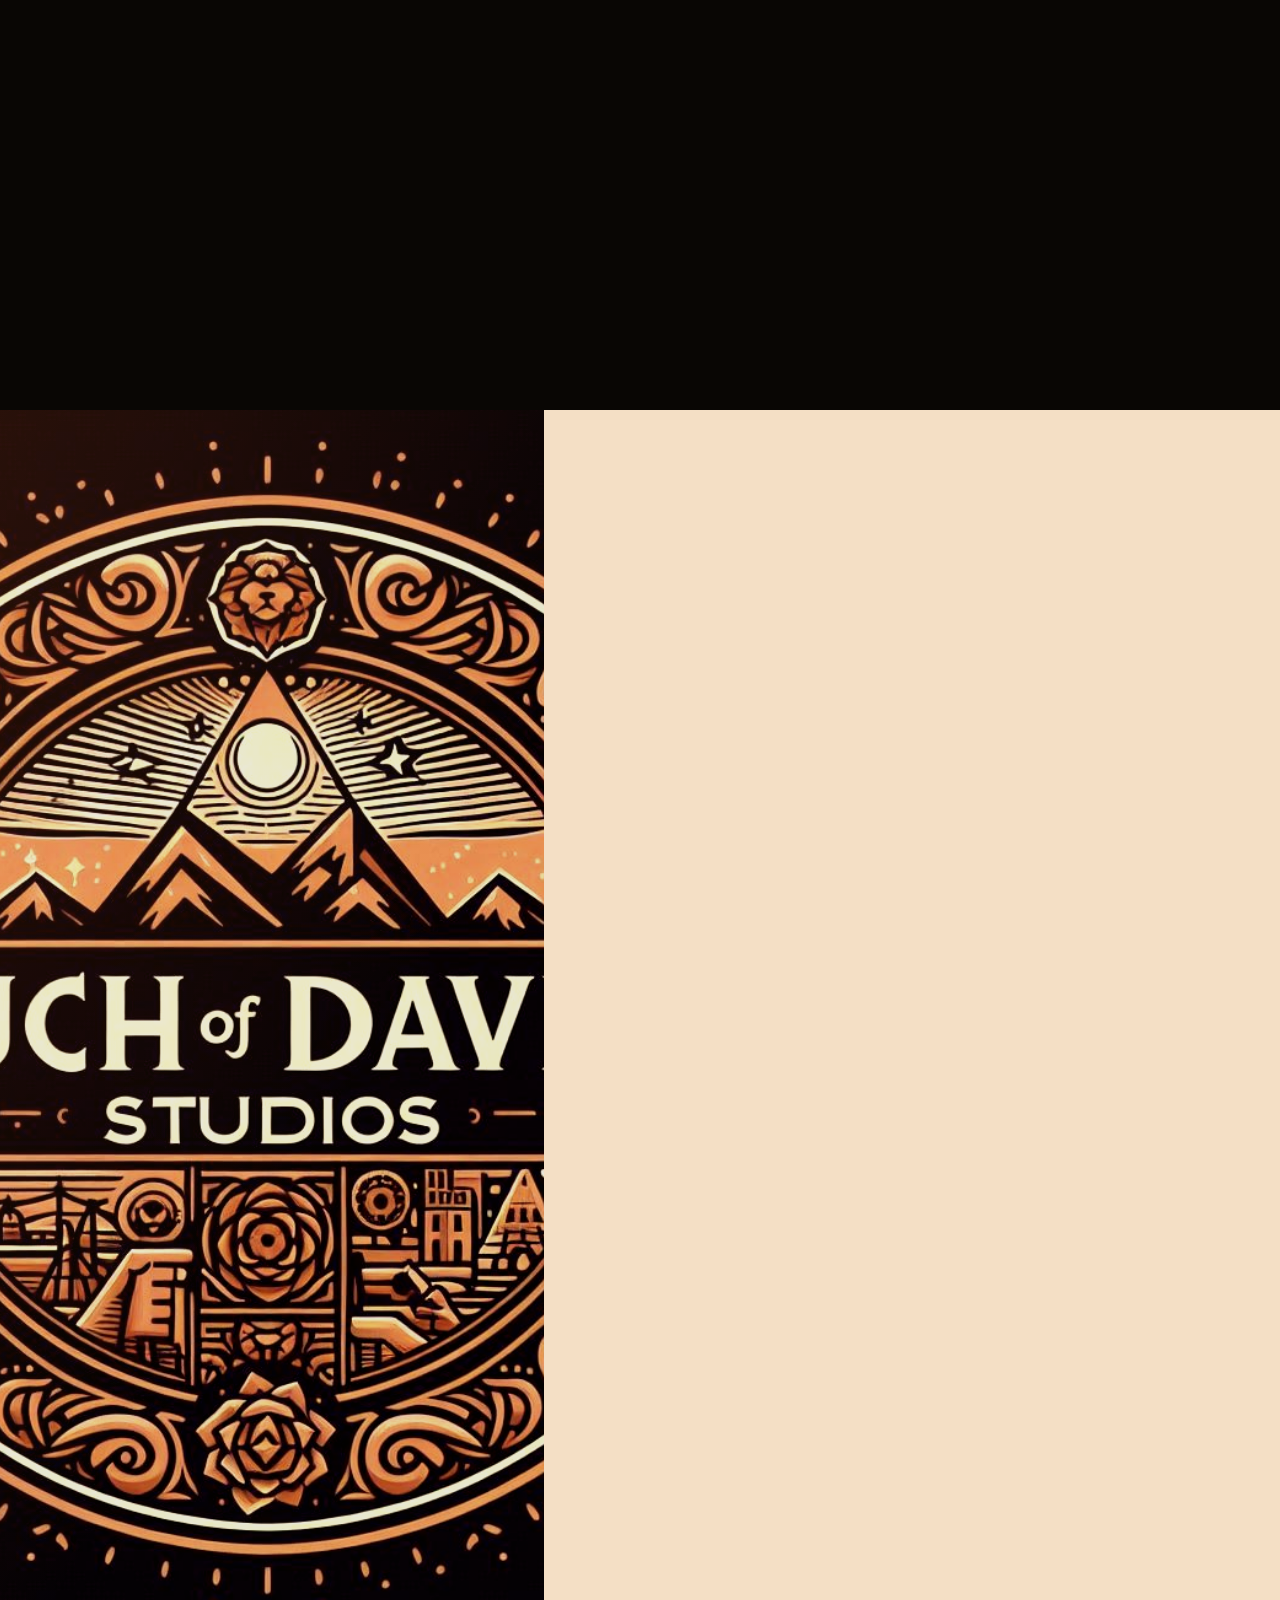
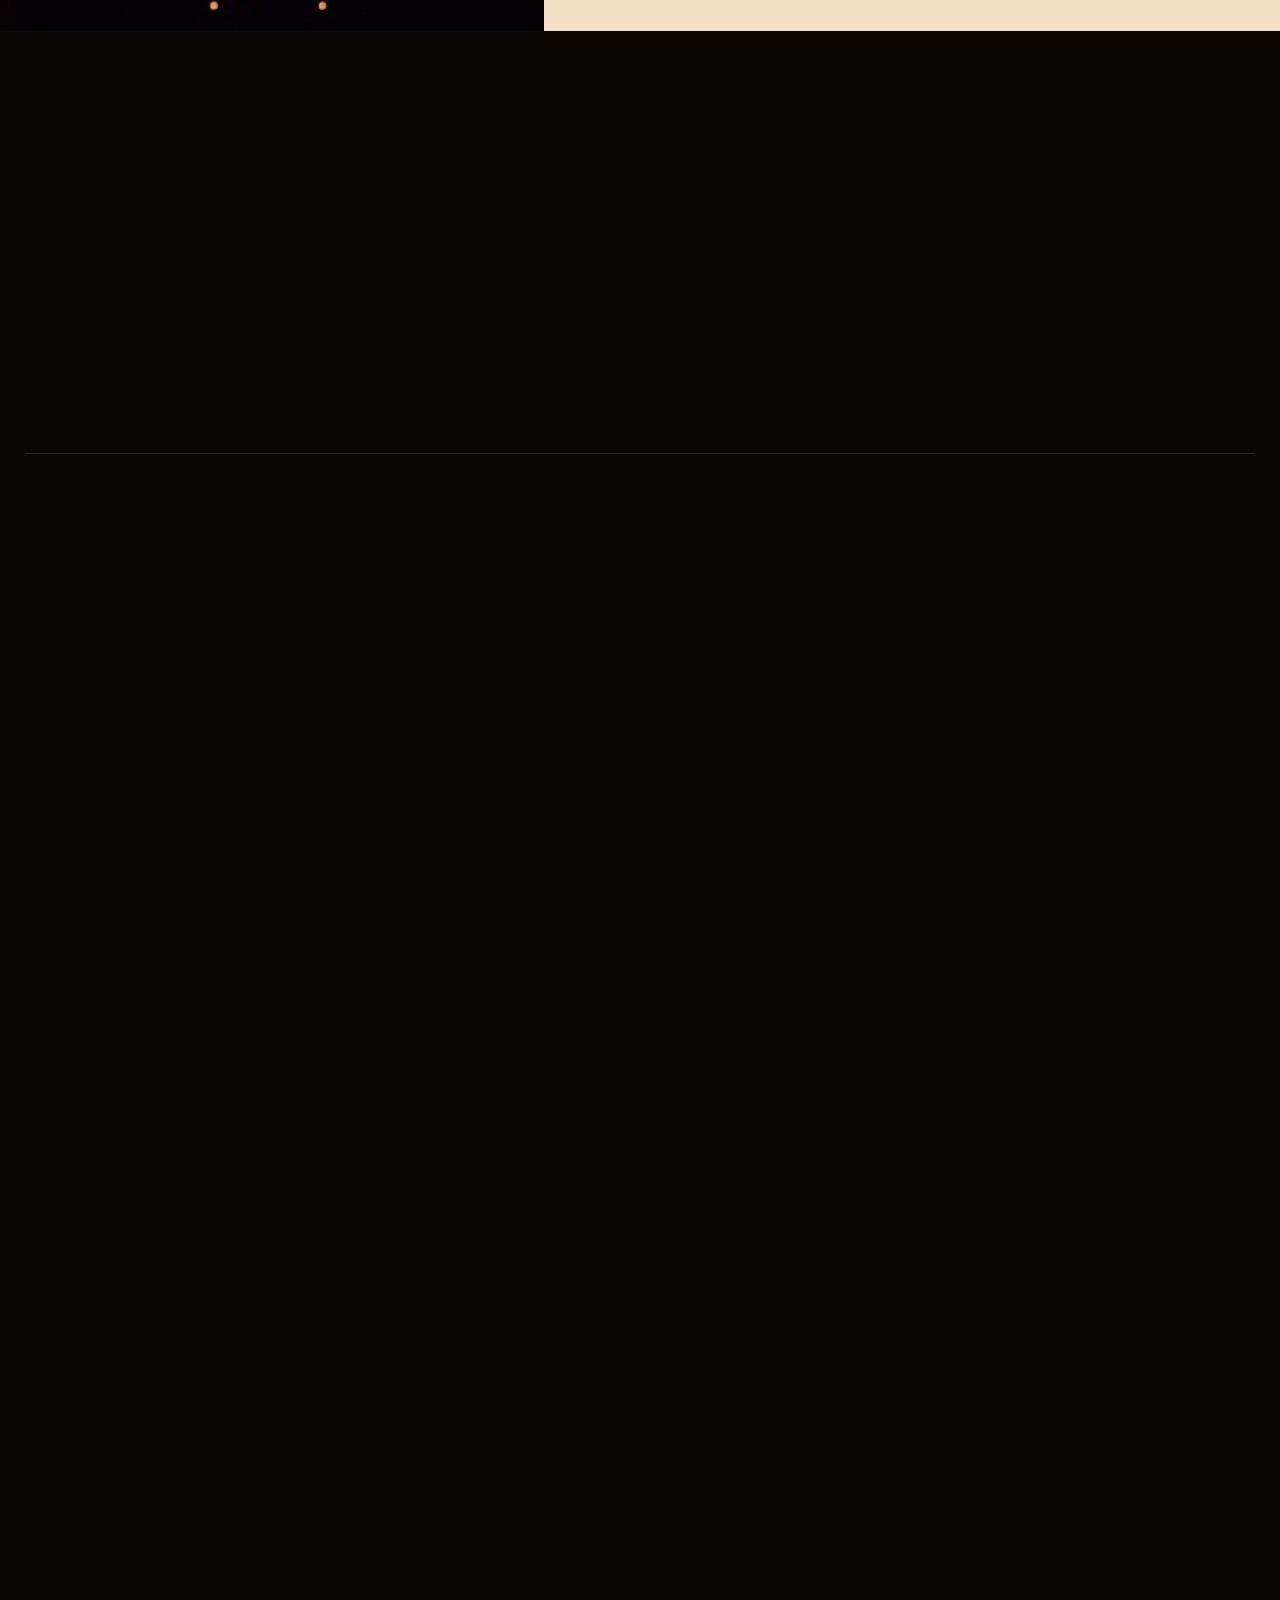
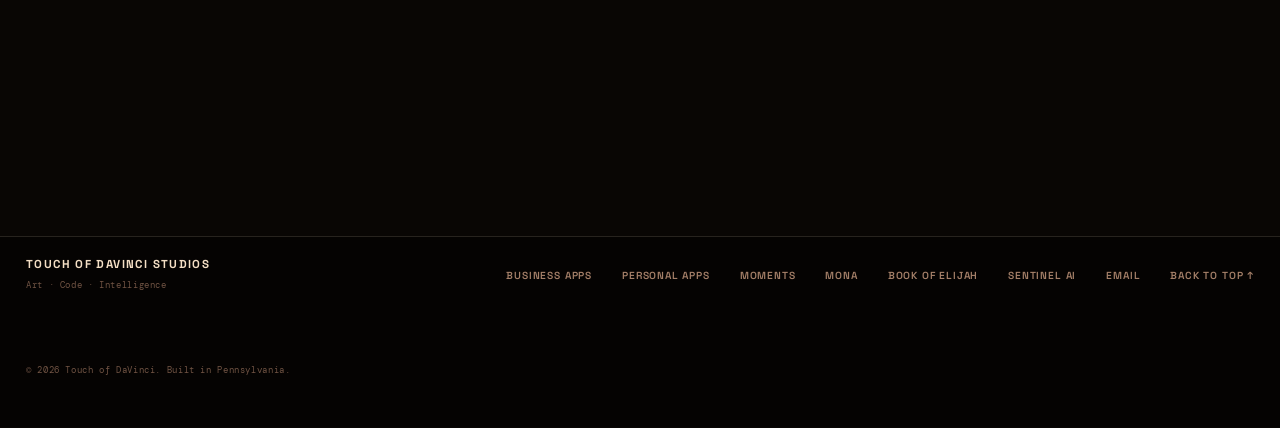
<file: public/projects/axis-staffing-solutions.html>
<!DOCTYPE html>
<html lang="en">
<head>
  <meta charset="UTF-8">
  <meta name="viewport" content="width=device-width, initial-scale=1">
  <meta name="robots" content="noindex">
  <meta http-equiv="refresh" content="0; url=../index.html">
  <link rel="canonical" href="https://touchofdavinci.onrender.com/">
  <title>Studio home — Touch of DaVinci</title>
</head>
<body>
  <p>This project is no longer listed. <a href="../index.html">Return to the studio.</a></p>
</body>
</html>
</file>
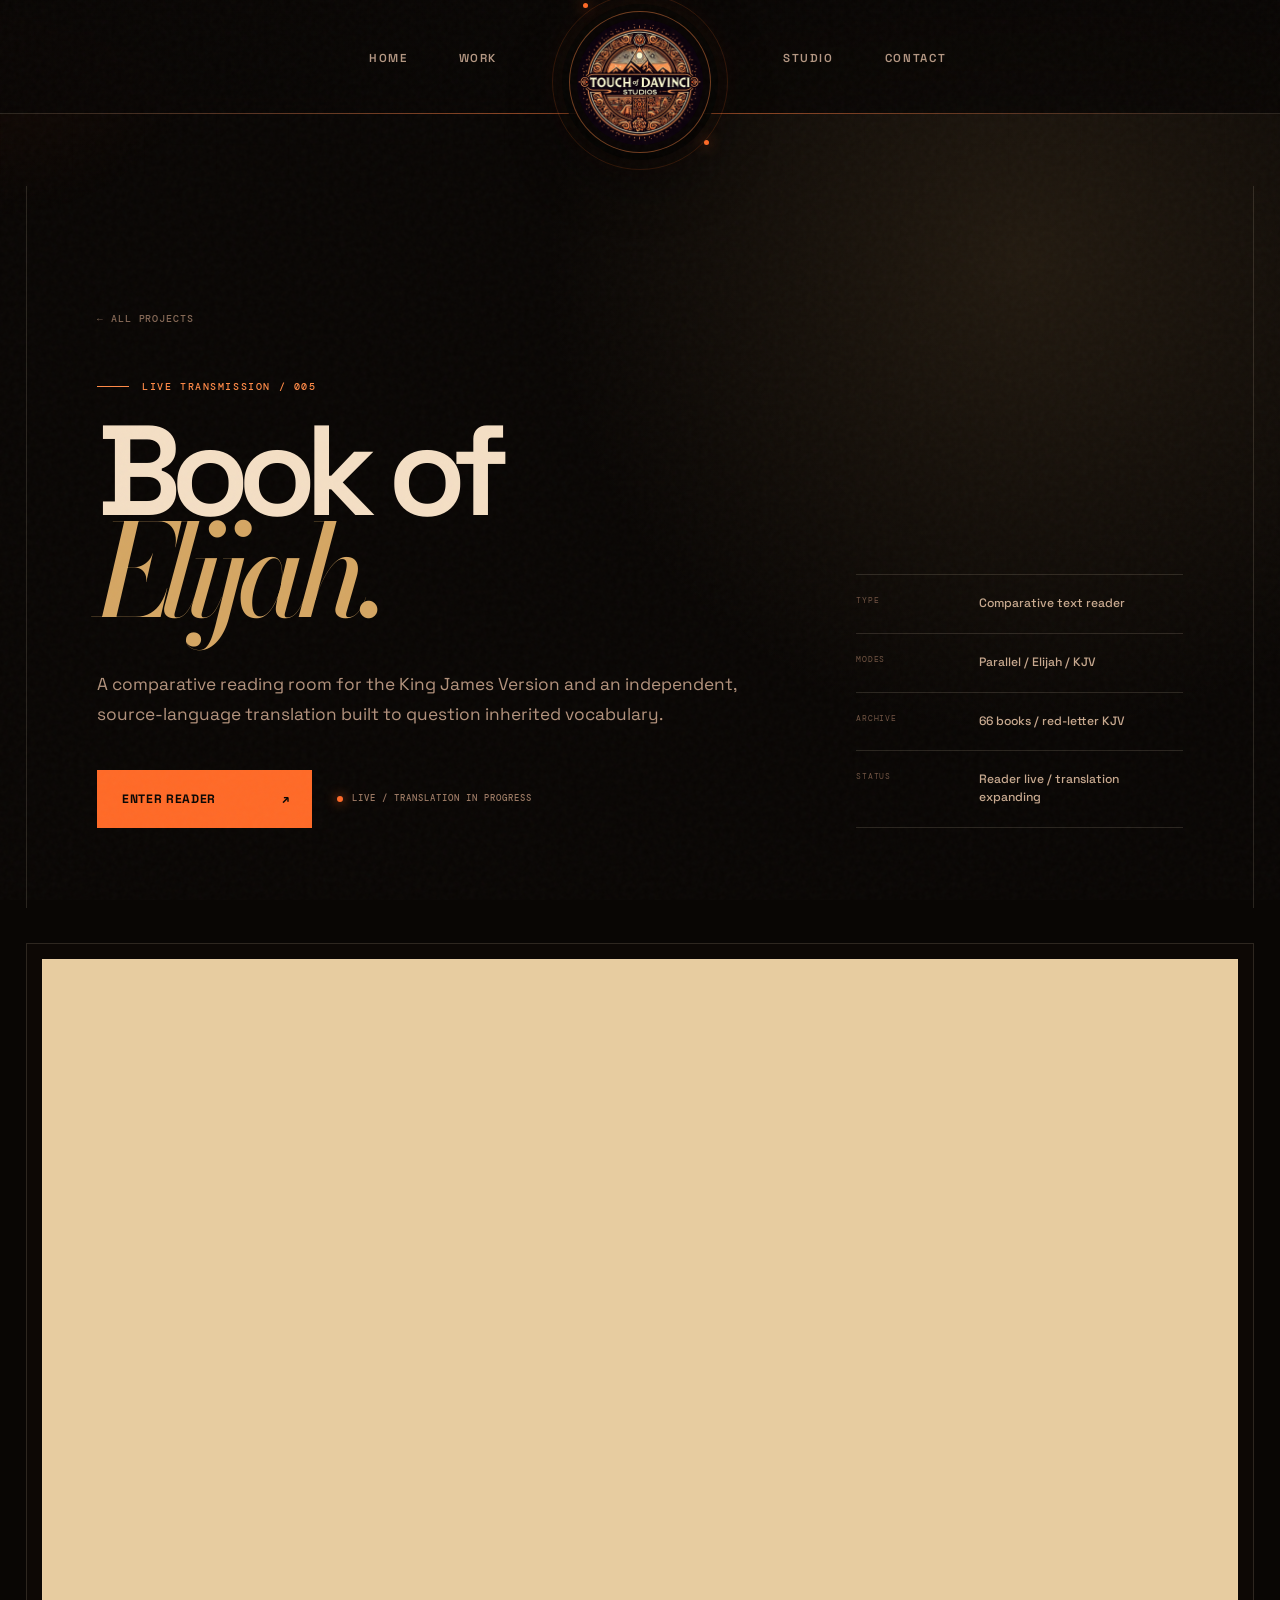
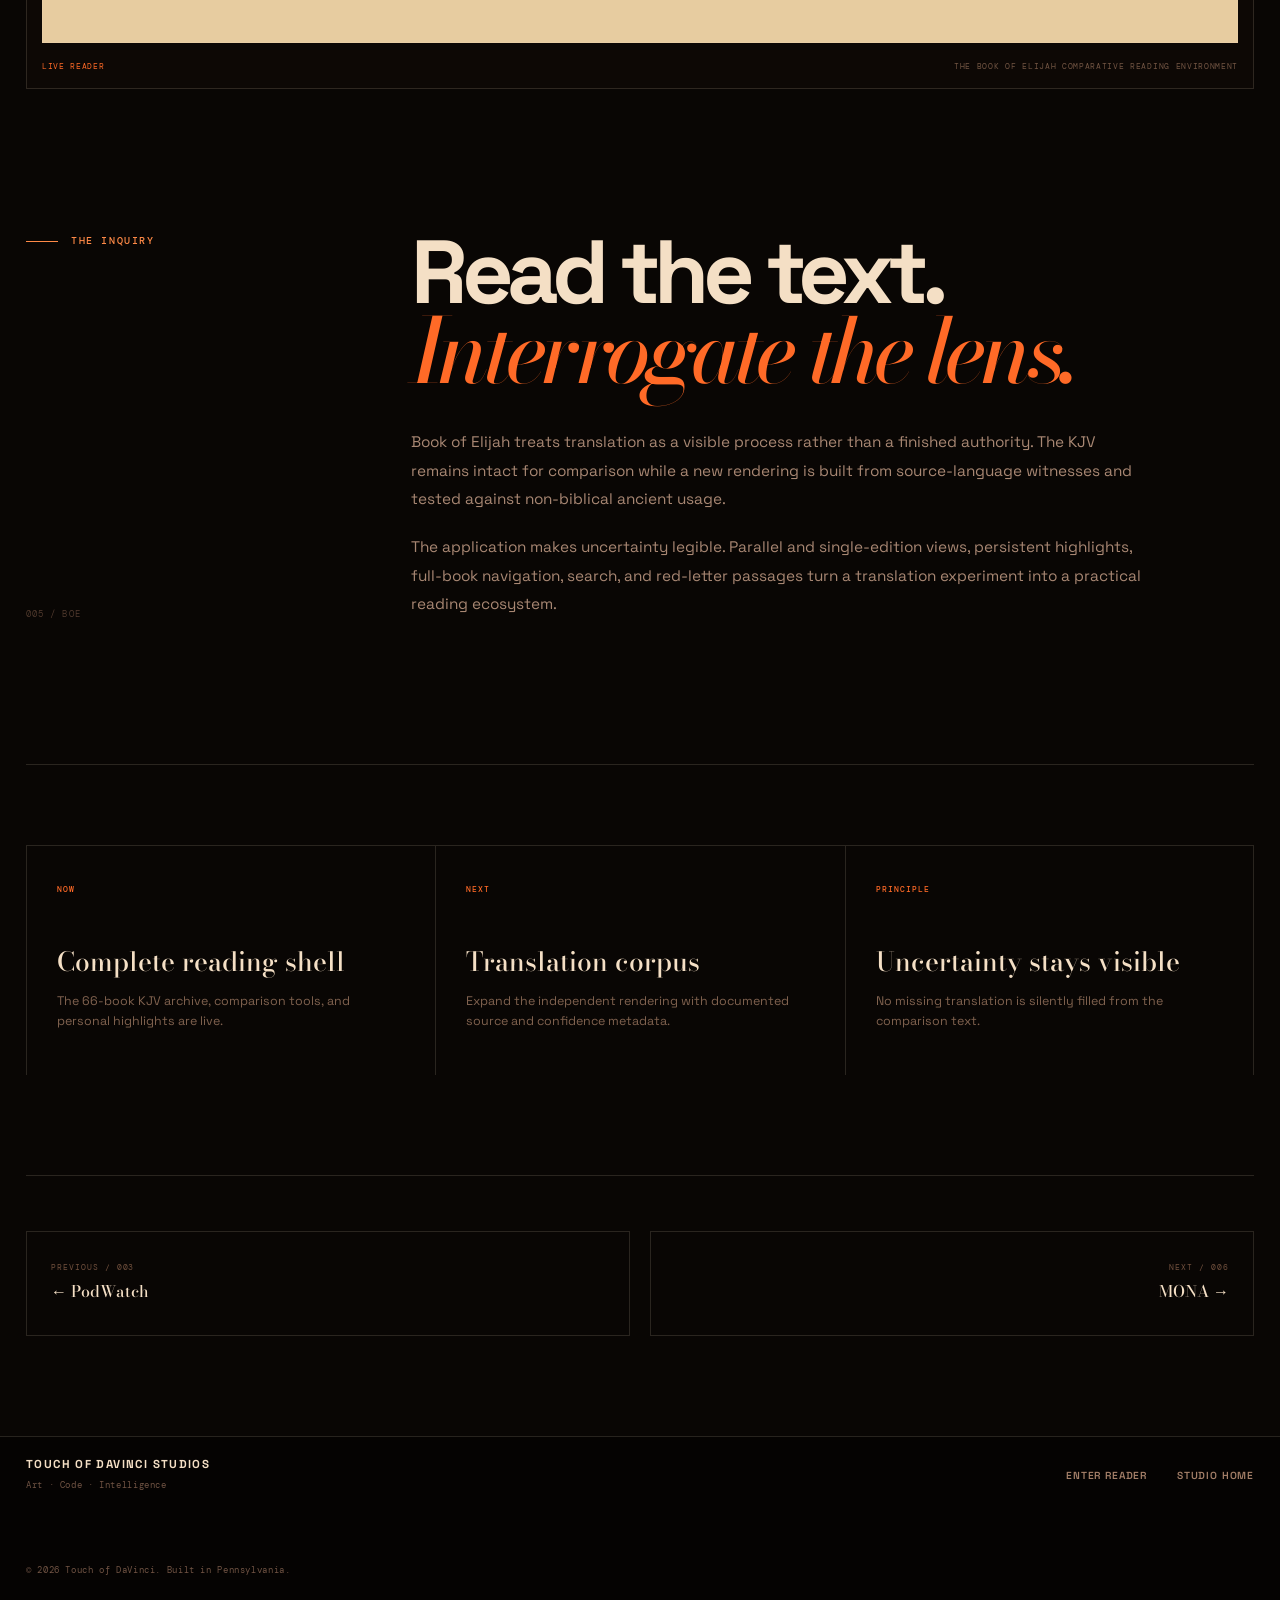
<file: public/projects/book-of-elijah.html>
<!DOCTYPE html>
<html lang="en">
<head>
  <meta charset="UTF-8">
  <meta name="viewport" content="width=device-width, initial-scale=1">
  <meta name="theme-color" content="#090604">
  <meta name="description" content="Book of Elijah - a comparative ancient-text reading room by Touch of DaVinci Studios.">
  <title>Book of Elijah - Touch of DaVinci Studios</title>
  <link rel="icon" href="../assets/touch-of-davinci-logo.png" type="image/png">
  <link rel="preconnect" href="https://fonts.googleapis.com">
  <link rel="preconnect" href="https://fonts.gstatic.com" crossorigin>
  <link href="https://fonts.googleapis.com/css2?family=Bodoni+Moda:opsz,wght@6..96,500;6..96,600;6..96,700&family=DM+Mono:wght@300;400;500&family=Space+Grotesk:wght@400;500;600;700&display=swap" rel="stylesheet">
  <link rel="stylesheet" href="../styles.css">
</head>
<body class="project-detail-page theme-elijah">
  <div class="noise" aria-hidden="true"></div>
  <div class="cursor-glow" aria-hidden="true"></div>

  <header class="topbar">
    <div class="topbar-inner">
      <nav class="menu menu-left" aria-label="Primary navigation"><a href="../index.html">Home</a><a href="../index.html#work">Work</a></nav>
      <a class="logo-mount" href="../index.html" aria-label="Touch of DaVinci Studios home"><span class="logo-halo"></span><img src="../assets/touch-of-davinci-logo.png" alt="Touch of DaVinci Studios"></a>
      <nav class="menu menu-right" aria-label="Secondary navigation"><a href="../index.html#studio">Studio</a><a href="../index.html#contact">Contact</a></nav>
    </div>
  </header>

  <main class="project-detail-main">
    <section class="detail-hero section-shell">
      <div class="detail-hero-copy reveal">
        <a class="detail-back" href="../index.html#work">&larr; All projects</a>
        <p class="eyebrow"><span></span> Live transmission / 005</p>
        <h1>Book of<em>Elijah.</em></h1>
        <p class="detail-lede">
          A comparative reading room for the King James Version and an independent,
          source-language translation built to question inherited vocabulary.
        </p>
        <div class="detail-actions">
          <a class="button button-primary" href="https://book-of-elijah.onrender.com/" target="_blank" rel="noopener">
            Enter reader <span>&nearr;</span>
          </a>
          <span class="beta-chip"><i></i> Live / translation in progress</span>
        </div>
      </div>
      <aside class="detail-facts reveal">
        <div><span>TYPE</span><strong>Comparative text reader</strong></div>
        <div><span>MODES</span><strong>Parallel / Elijah / KJV</strong></div>
        <div><span>ARCHIVE</span><strong>66 books / red-letter KJV</strong></div>
        <div><span>STATUS</span><strong>Reader live / translation expanding</strong></div>
      </aside>
    </section>

    <figure class="detail-media reader-preview section-shell reveal">
      <iframe
        src="https://book-of-elijah.onrender.com/"
        title="Live Book of Elijah comparative reader"
        loading="lazy"
        referrerpolicy="strict-origin-when-cross-origin">
      </iframe>
      <figcaption><span>LIVE READER</span> The Book of Elijah comparative reading environment</figcaption>
    </figure>

    <section class="detail-story section-shell">
      <div class="detail-story-label reveal"><p class="eyebrow"><span></span> The inquiry</p><span class="story-index">005 / BOE</span></div>
      <div class="detail-story-copy reveal">
        <h2>Read the text.<br><em>Interrogate the lens.</em></h2>
        <p>
          Book of Elijah treats translation as a visible process rather than a finished
          authority. The KJV remains intact for comparison while a new rendering is built
          from source-language witnesses and tested against non-biblical ancient usage.
        </p>
        <p>
          The application makes uncertainty legible. Parallel and single-edition views,
          persistent highlights, full-book navigation, search, and red-letter passages turn
          a translation experiment into a practical reading ecosystem.
        </p>
      </div>
    </section>

    <section class="beta-focus section-shell reveal">
      <article><span>NOW</span><h3>Complete reading shell</h3><p>The 66-book KJV archive, comparison tools, and personal highlights are live.</p></article>
      <article><span>NEXT</span><h3>Translation corpus</h3><p>Expand the independent rendering with documented source and confidence metadata.</p></article>
      <article><span>PRINCIPLE</span><h3>Uncertainty stays visible</h3><p>No missing translation is silently filled from the comparison text.</p></article>
    </section>

    <nav class="project-pagination section-shell">
      <a href="podwatch.html"><span>PREVIOUS / 003</span>&larr; PodWatch</a>
      <a href="mona.html"><span>NEXT / 006</span>MONA &rarr;</a>
    </nav>
  </main>

  <footer>
    <div class="footer-inner">
      <div><strong>TOUCH OF DAVINCI STUDIOS</strong><span>Art &middot; Code &middot; Intelligence</span></div>
      <div class="footer-links"><a href="https://book-of-elijah.onrender.com/" target="_blank" rel="noopener">Enter reader</a><a href="../index.html">Studio home</a></div>
      <p>&copy; <span id="year"></span> Touch of DaVinci. Built in Pennsylvania.</p>
    </div>
  </footer>
  <script src="../app.js"></script>
</body>
</html>
</file>
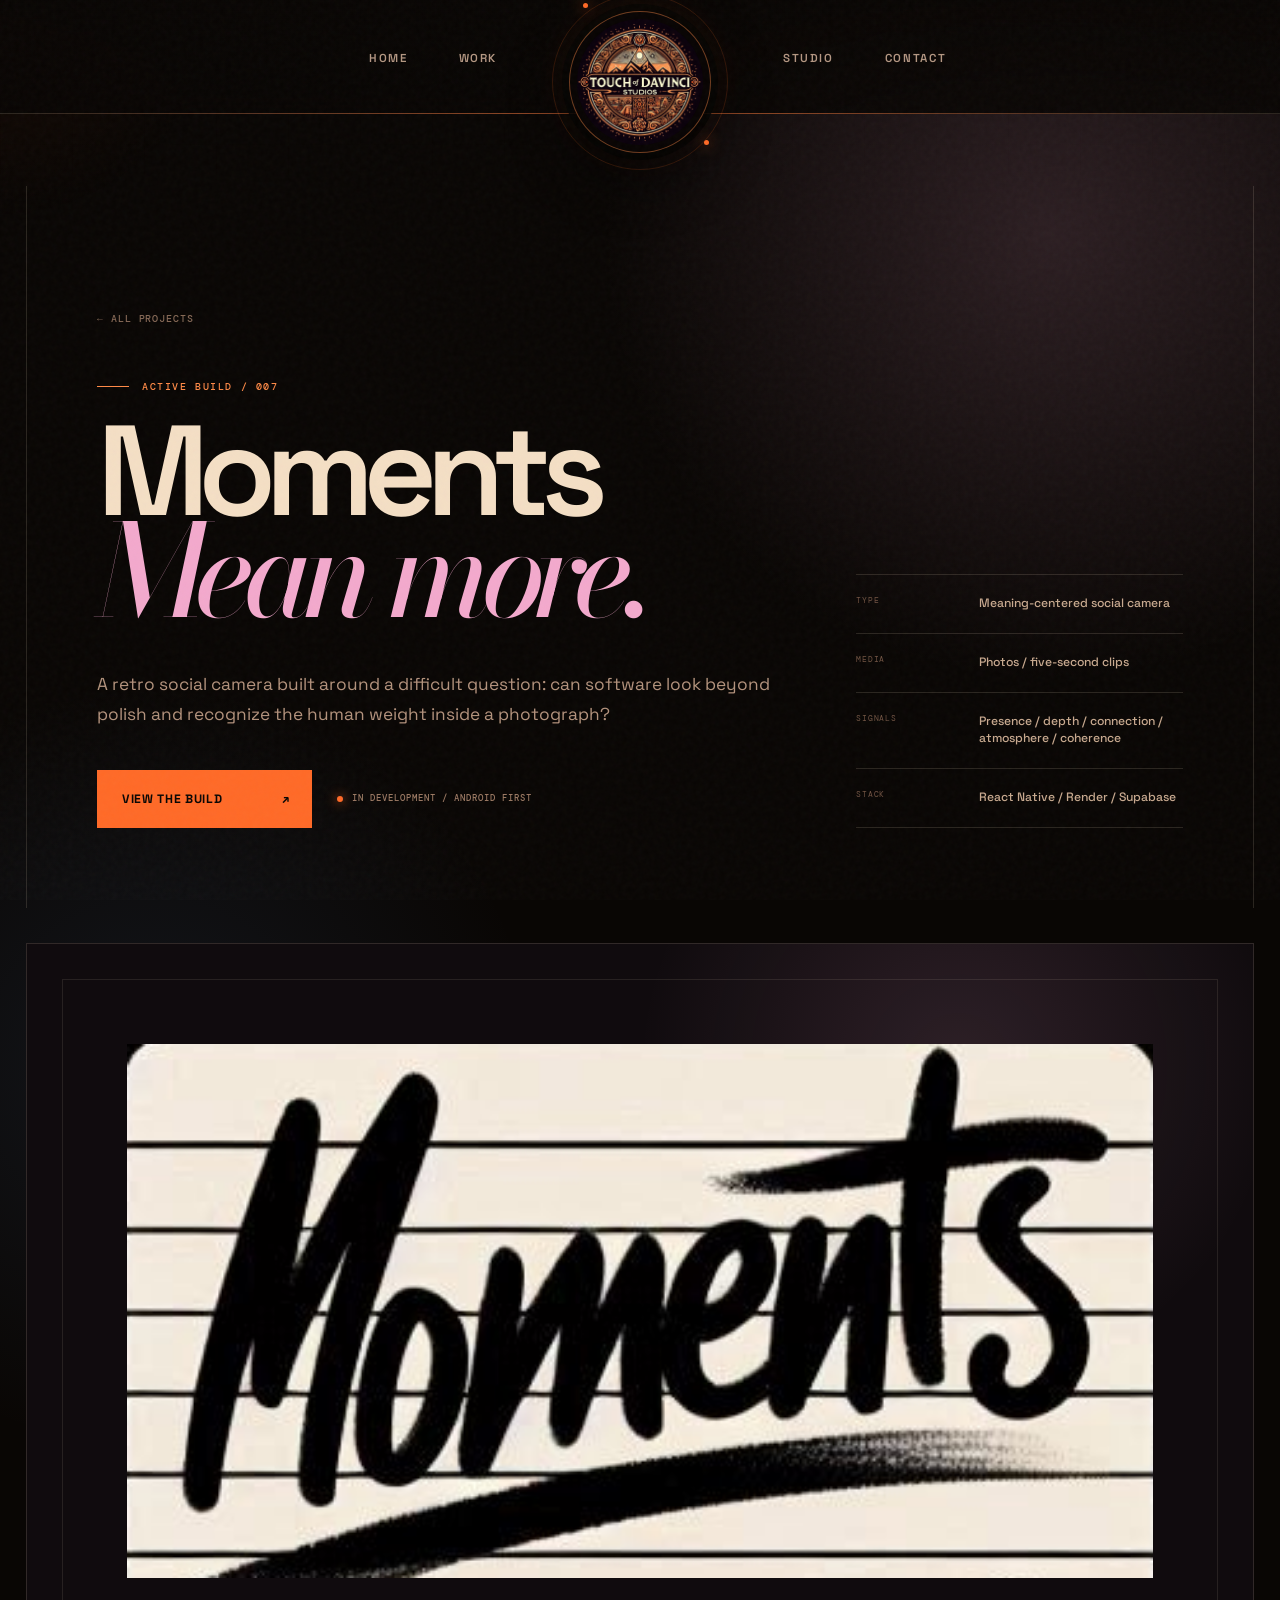
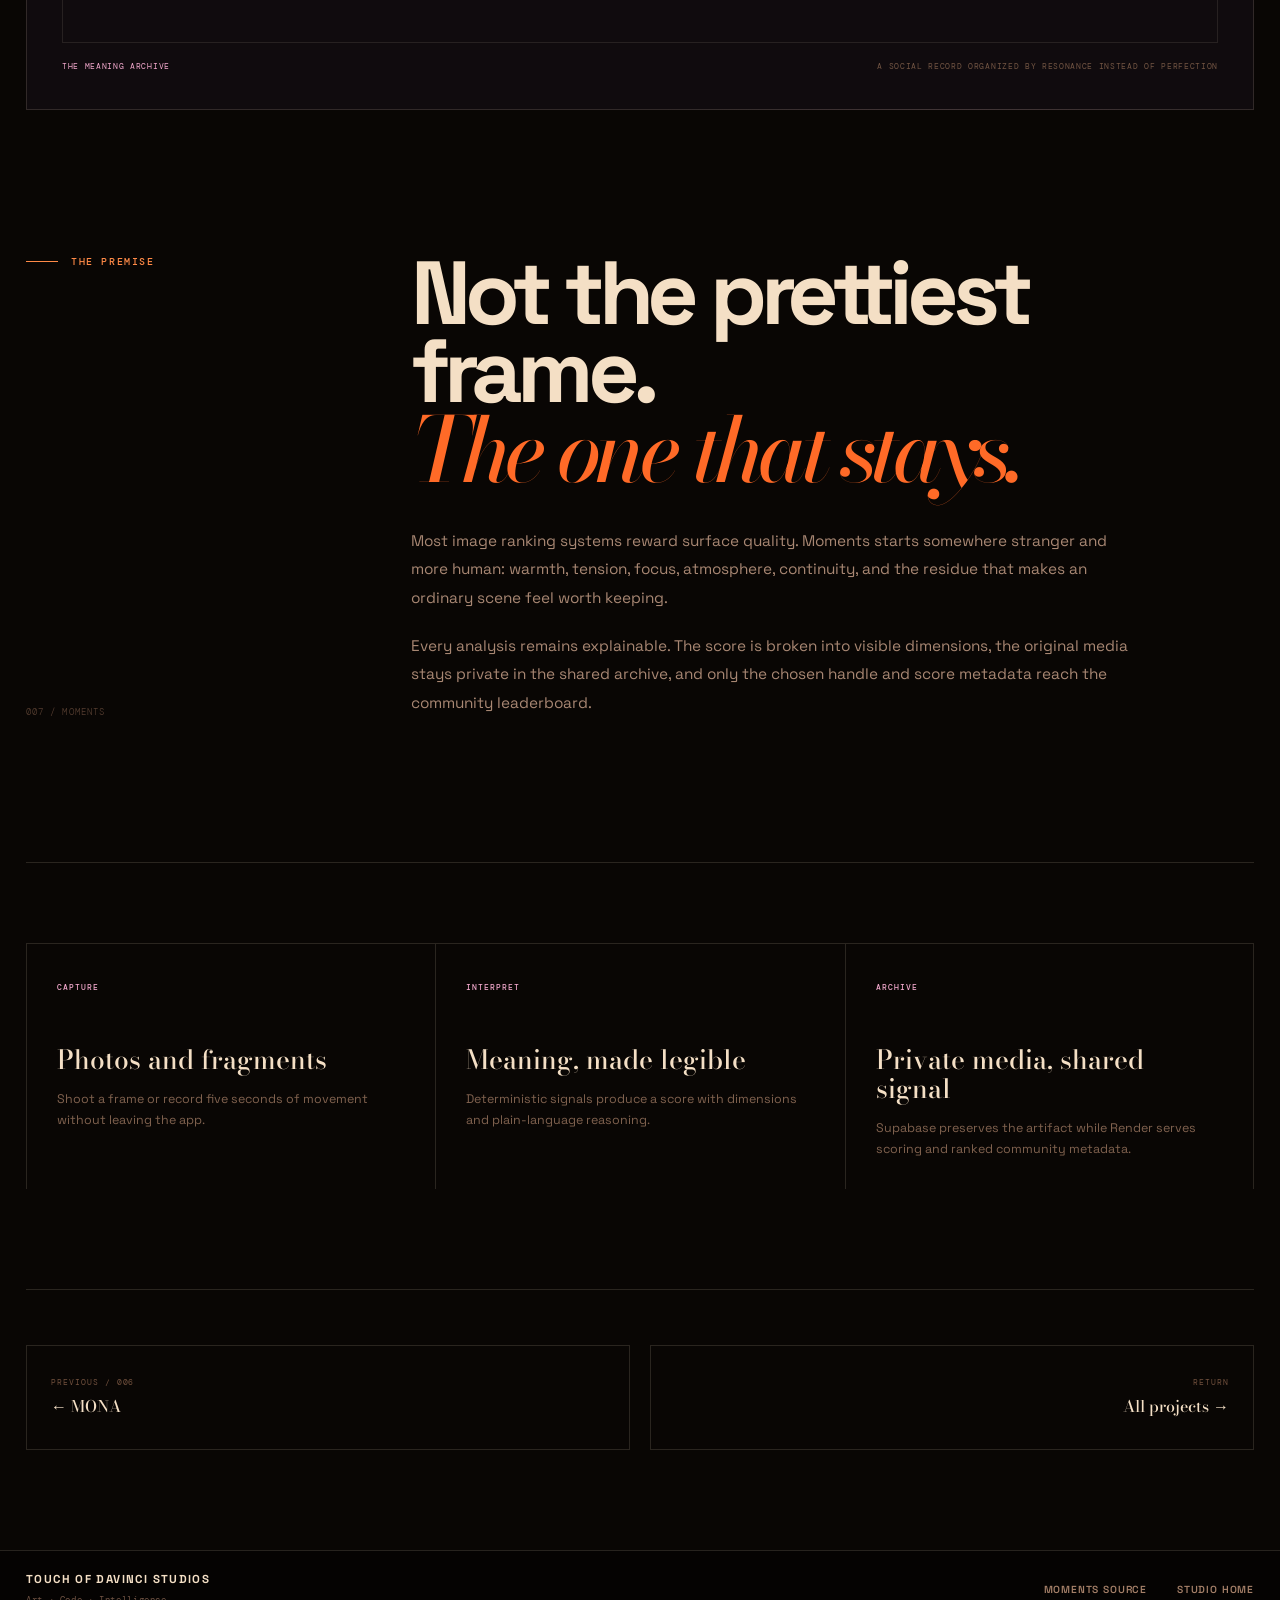
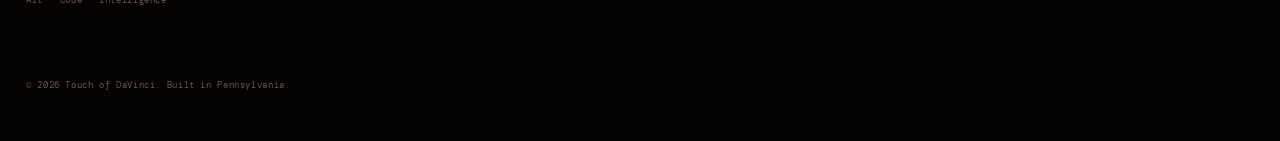
<file: public/projects/moments.html>
<!DOCTYPE html>
<html lang="en">
<head>
  <meta charset="UTF-8">
  <meta name="viewport" content="width=device-width, initial-scale=1">
  <meta name="theme-color" content="#100b0e">
  <meta name="description" content="Moments - a meaning-centered photo and short-video archive by Touch of DaVinci Studios.">
  <title>Moments - Touch of DaVinci Studios</title>
  <link rel="icon" href="../assets/projects/moments-banner.png" type="image/png">
  <link rel="preconnect" href="https://fonts.googleapis.com">
  <link rel="preconnect" href="https://fonts.gstatic.com" crossorigin>
  <link href="https://fonts.googleapis.com/css2?family=Bodoni+Moda:opsz,wght@6..96,500;6..96,600;6..96,700&family=DM+Mono:wght@300;400;500&family=Space+Grotesk:wght@400;500;600;700&display=swap" rel="stylesheet">
  <link rel="stylesheet" href="../styles.css">
</head>
<body class="project-detail-page theme-moments">
  <div class="noise" aria-hidden="true"></div>
  <div class="cursor-glow" aria-hidden="true"></div>

  <header class="topbar">
    <div class="topbar-inner">
      <nav class="menu menu-left" aria-label="Primary navigation"><a href="../index.html">Home</a><a href="../index.html#work">Work</a></nav>
      <a class="logo-mount" href="../index.html" aria-label="Touch of DaVinci Studios home"><span class="logo-halo"></span><img src="../assets/touch-of-davinci-logo.png" alt="Touch of DaVinci Studios"></a>
      <nav class="menu menu-right" aria-label="Secondary navigation"><a href="../index.html#studio">Studio</a><a href="../index.html#contact">Contact</a></nav>
    </div>
  </header>

  <main class="project-detail-main">
    <section class="detail-hero section-shell">
      <div class="detail-hero-copy reveal">
        <a class="detail-back" href="../index.html#project-007">&larr; All projects</a>
        <p class="eyebrow"><span></span> Active build / 007</p>
        <h1>Moments<em>Mean more.</em></h1>
        <p class="detail-lede">
          A retro social camera built around a difficult question: can software look
          beyond polish and recognize the human weight inside a photograph?
        </p>
        <div class="detail-actions">
          <a class="button button-primary" href="https://github.com/matthewelijahlogan/moments" target="_blank" rel="noopener">
            View the build <span>&nearr;</span>
          </a>
          <span class="beta-chip"><i></i> In development / Android first</span>
        </div>
      </div>
      <aside class="detail-facts reveal">
        <div><span>TYPE</span><strong>Meaning-centered social camera</strong></div>
        <div><span>MEDIA</span><strong>Photos / five-second clips</strong></div>
        <div><span>SIGNALS</span><strong>Presence / depth / connection / atmosphere / coherence</strong></div>
        <div><span>STACK</span><strong>React Native / Render / Supabase</strong></div>
      </aside>
    </section>

    <figure class="detail-media moments-preview section-shell reveal">
      <img src="../assets/projects/moments-banner.png" alt="Moments retro cassette-inspired logo">
      <figcaption><span>THE MEANING ARCHIVE</span> A social record organized by resonance instead of perfection</figcaption>
    </figure>

    <section class="detail-story section-shell">
      <div class="detail-story-label reveal"><p class="eyebrow"><span></span> The premise</p><span class="story-index">007 / MOMENTS</span></div>
      <div class="detail-story-copy reveal">
        <h2>Not the prettiest frame.<br><em>The one that stays.</em></h2>
        <p>
          Most image ranking systems reward surface quality. Moments starts somewhere
          stranger and more human: warmth, tension, focus, atmosphere, continuity, and
          the residue that makes an ordinary scene feel worth keeping.
        </p>
        <p>
          Every analysis remains explainable. The score is broken into visible dimensions,
          the original media stays private in the shared archive, and only the chosen
          handle and score metadata reach the community leaderboard.
        </p>
      </div>
    </section>

    <section class="beta-focus section-shell reveal">
      <article><span>CAPTURE</span><h3>Photos and fragments</h3><p>Shoot a frame or record five seconds of movement without leaving the app.</p></article>
      <article><span>INTERPRET</span><h3>Meaning, made legible</h3><p>Deterministic signals produce a score with dimensions and plain-language reasoning.</p></article>
      <article><span>ARCHIVE</span><h3>Private media, shared signal</h3><p>Supabase preserves the artifact while Render serves scoring and ranked community metadata.</p></article>
    </section>

    <nav class="project-pagination section-shell">
      <a href="mona.html"><span>PREVIOUS / 006</span>&larr; MONA</a>
      <a href="../index.html#project-007"><span>RETURN</span>All projects &rarr;</a>
    </nav>
  </main>

  <footer>
    <div class="footer-inner">
      <div><strong>TOUCH OF DAVINCI STUDIOS</strong><span>Art &middot; Code &middot; Intelligence</span></div>
      <div class="footer-links"><a href="https://github.com/matthewelijahlogan/moments" target="_blank" rel="noopener">Moments source</a><a href="../index.html">Studio home</a></div>
      <p>&copy; <span id="year"></span> Touch of DaVinci. Built in Pennsylvania.</p>
    </div>
  </footer>
  <script src="../app.js"></script>
</body>
</html>
</file>
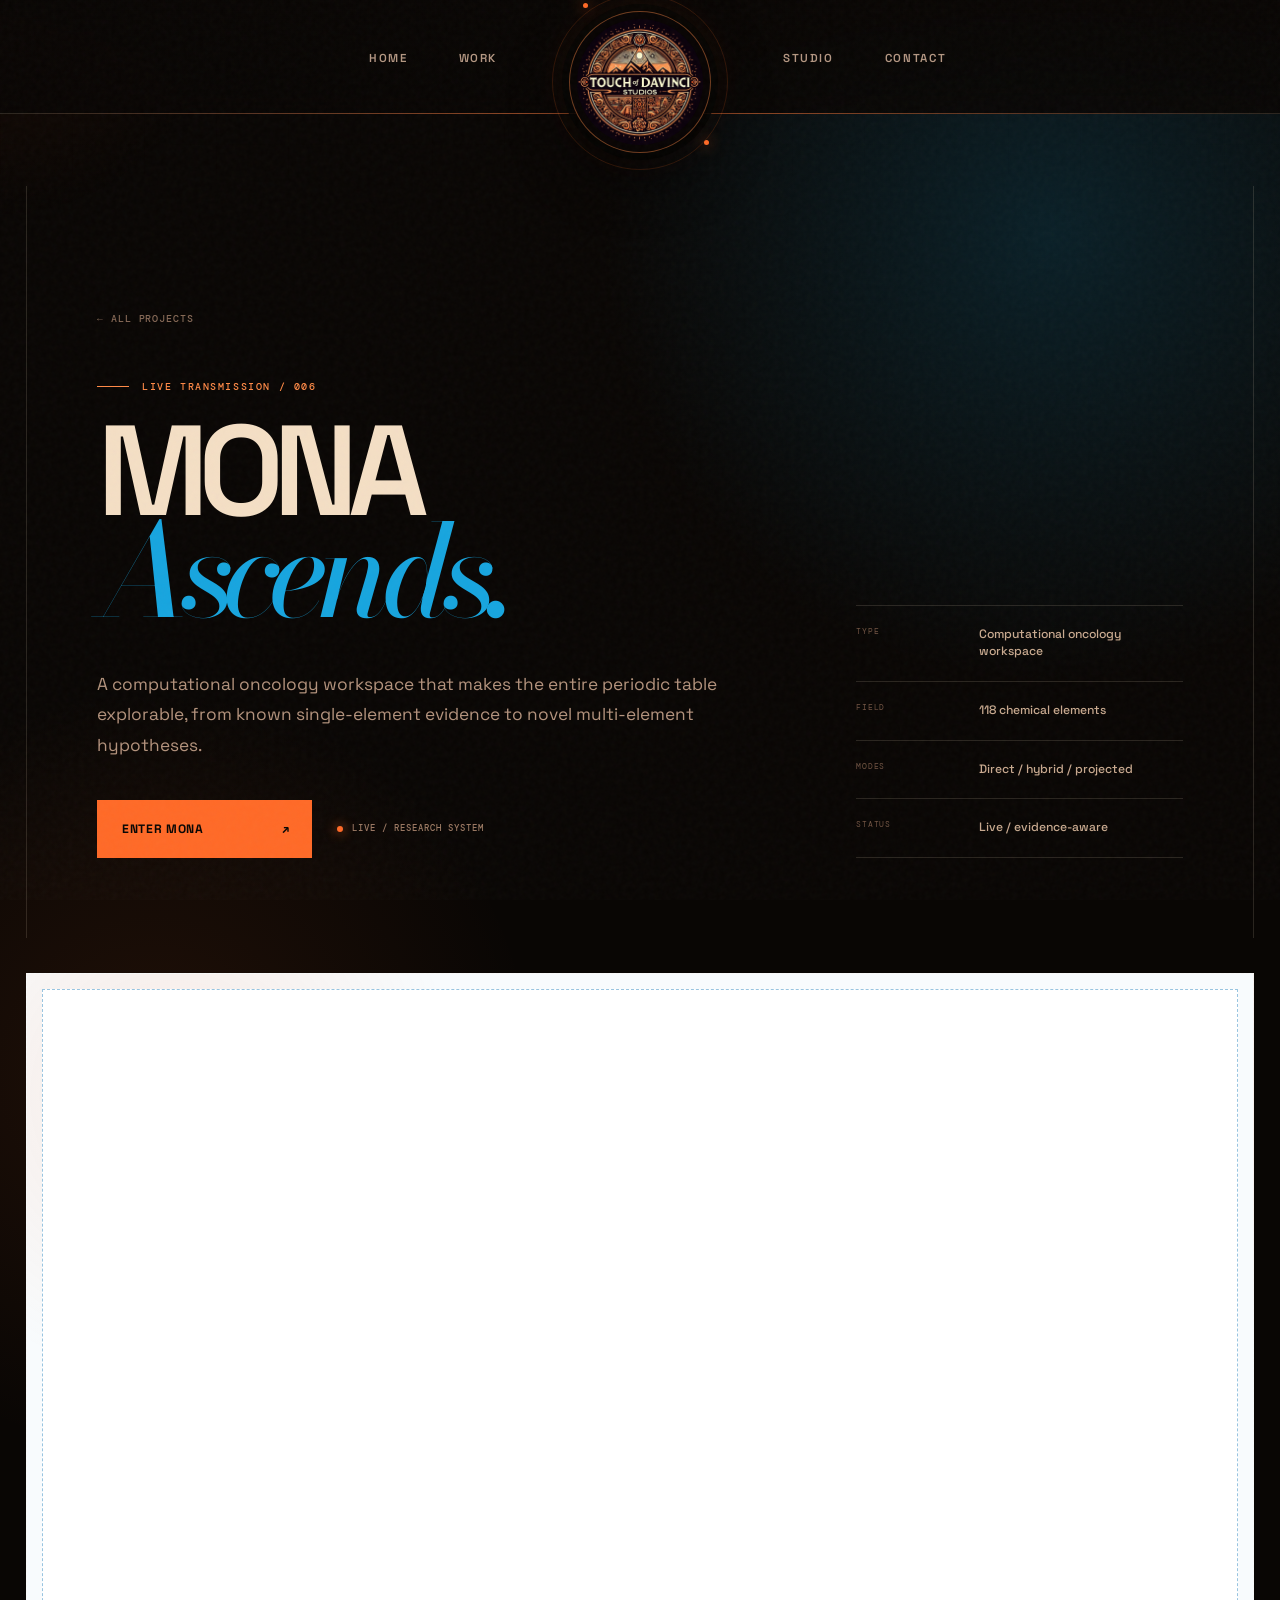
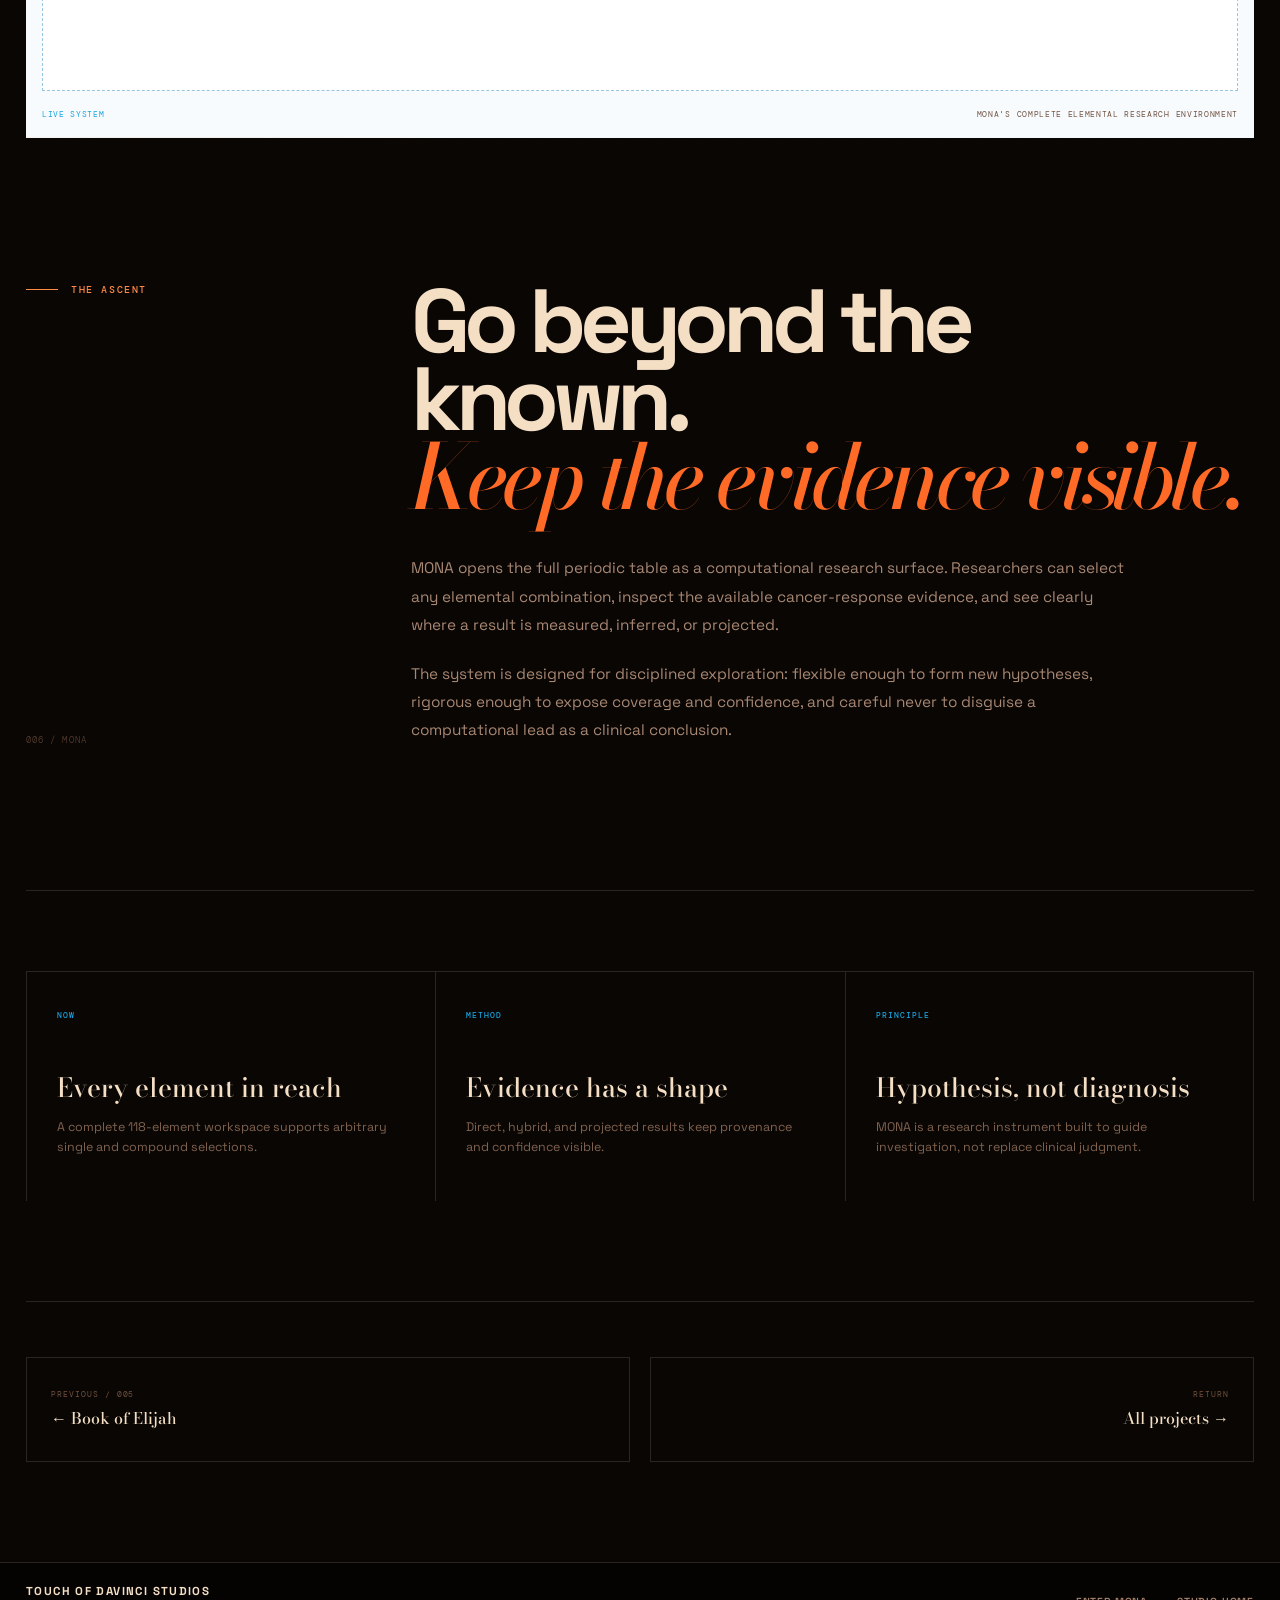
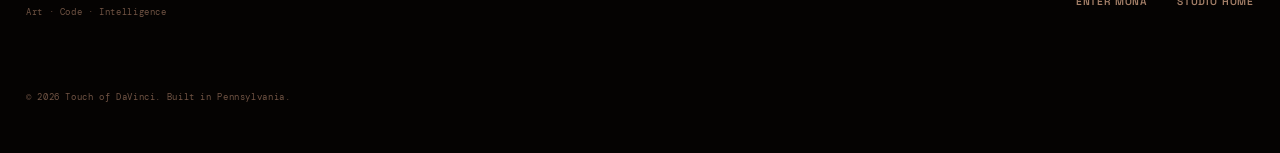
<file: public/projects/mona.html>
<!DOCTYPE html>
<html lang="en">
<head>
  <meta charset="UTF-8">
  <meta name="viewport" content="width=device-width, initial-scale=1">
  <meta name="theme-color" content="#090604">
  <meta name="description" content="MONA - an elemental cancer-research workspace by Touch of DaVinci Studios.">
  <title>MONA - Touch of DaVinci Studios</title>
  <link rel="icon" href="../assets/projects/mona-logo-transparent.png" type="image/png">
  <link rel="preconnect" href="https://fonts.googleapis.com">
  <link rel="preconnect" href="https://fonts.gstatic.com" crossorigin>
  <link href="https://fonts.googleapis.com/css2?family=Bodoni+Moda:opsz,wght@6..96,500;6..96,600;6..96,700&family=DM+Mono:wght@300;400;500&family=Space+Grotesk:wght@400;500;600;700&display=swap" rel="stylesheet">
  <link rel="stylesheet" href="../styles.css">
</head>
<body class="project-detail-page theme-mona">
  <div class="noise" aria-hidden="true"></div>
  <div class="cursor-glow" aria-hidden="true"></div>

  <header class="topbar">
    <div class="topbar-inner">
      <nav class="menu menu-left" aria-label="Primary navigation"><a href="../index.html">Home</a><a href="../index.html#work">Work</a></nav>
      <a class="logo-mount" href="../index.html" aria-label="Touch of DaVinci Studios home"><span class="logo-halo"></span><img src="../assets/touch-of-davinci-logo.png" alt="Touch of DaVinci Studios"></a>
      <nav class="menu menu-right" aria-label="Secondary navigation"><a href="../index.html#studio">Studio</a><a href="../index.html#contact">Contact</a></nav>
    </div>
  </header>

  <main class="project-detail-main">
    <section class="detail-hero section-shell">
      <div class="detail-hero-copy reveal">
        <a class="detail-back" href="../index.html#work">&larr; All projects</a>
        <p class="eyebrow"><span></span> Live transmission / 006</p>
        <h1>MONA<em>Ascends.</em></h1>
        <p class="detail-lede">
          A computational oncology workspace that makes the entire periodic table explorable,
          from known single-element evidence to novel multi-element hypotheses.
        </p>
        <div class="detail-actions">
          <a class="button button-primary" href="https://mona-frontend-2vie.onrender.com/" target="_blank" rel="noopener">
            Enter MONA <span>&nearr;</span>
          </a>
          <span class="beta-chip"><i></i> Live / research system</span>
        </div>
      </div>
      <aside class="detail-facts reveal">
        <div><span>TYPE</span><strong>Computational oncology workspace</strong></div>
        <div><span>FIELD</span><strong>118 chemical elements</strong></div>
        <div><span>MODES</span><strong>Direct / hybrid / projected</strong></div>
        <div><span>STATUS</span><strong>Live / evidence-aware</strong></div>
      </aside>
    </section>

    <figure class="detail-media mona-preview section-shell reveal">
      <iframe
        src="https://mona-frontend-2vie.onrender.com/"
        title="Live MONA elemental cancer-research workspace"
        loading="lazy"
        referrerpolicy="strict-origin-when-cross-origin">
      </iframe>
      <figcaption><span>LIVE SYSTEM</span> MONA's complete elemental research environment</figcaption>
    </figure>

    <section class="detail-story section-shell">
      <div class="detail-story-label reveal"><p class="eyebrow"><span></span> The ascent</p><span class="story-index">006 / MONA</span></div>
      <div class="detail-story-copy reveal">
        <h2>Go beyond the known.<br><em>Keep the evidence visible.</em></h2>
        <p>
          MONA opens the full periodic table as a computational research surface. Researchers
          can select any elemental combination, inspect the available cancer-response evidence,
          and see clearly where a result is measured, inferred, or projected.
        </p>
        <p>
          The system is designed for disciplined exploration: flexible enough to form new
          hypotheses, rigorous enough to expose coverage and confidence, and careful never
          to disguise a computational lead as a clinical conclusion.
        </p>
      </div>
    </section>

    <section class="beta-focus section-shell reveal">
      <article><span>NOW</span><h3>Every element in reach</h3><p>A complete 118-element workspace supports arbitrary single and compound selections.</p></article>
      <article><span>METHOD</span><h3>Evidence has a shape</h3><p>Direct, hybrid, and projected results keep provenance and confidence visible.</p></article>
      <article><span>PRINCIPLE</span><h3>Hypothesis, not diagnosis</h3><p>MONA is a research instrument built to guide investigation, not replace clinical judgment.</p></article>
    </section>

    <nav class="project-pagination section-shell">
      <a href="book-of-elijah.html"><span>PREVIOUS / 005</span>&larr; Book of Elijah</a>
      <a href="../index.html#work"><span>RETURN</span>All projects &rarr;</a>
    </nav>
  </main>

  <footer>
    <div class="footer-inner">
      <div><strong>TOUCH OF DAVINCI STUDIOS</strong><span>Art &middot; Code &middot; Intelligence</span></div>
      <div class="footer-links"><a href="https://mona-frontend-2vie.onrender.com/" target="_blank" rel="noopener">Enter MONA</a><a href="../index.html">Studio home</a></div>
      <p>&copy; <span id="year"></span> Touch of DaVinci. Built in Pennsylvania.</p>
    </div>
  </footer>
  <script src="../app.js"></script>
</body>
</html>
</file>
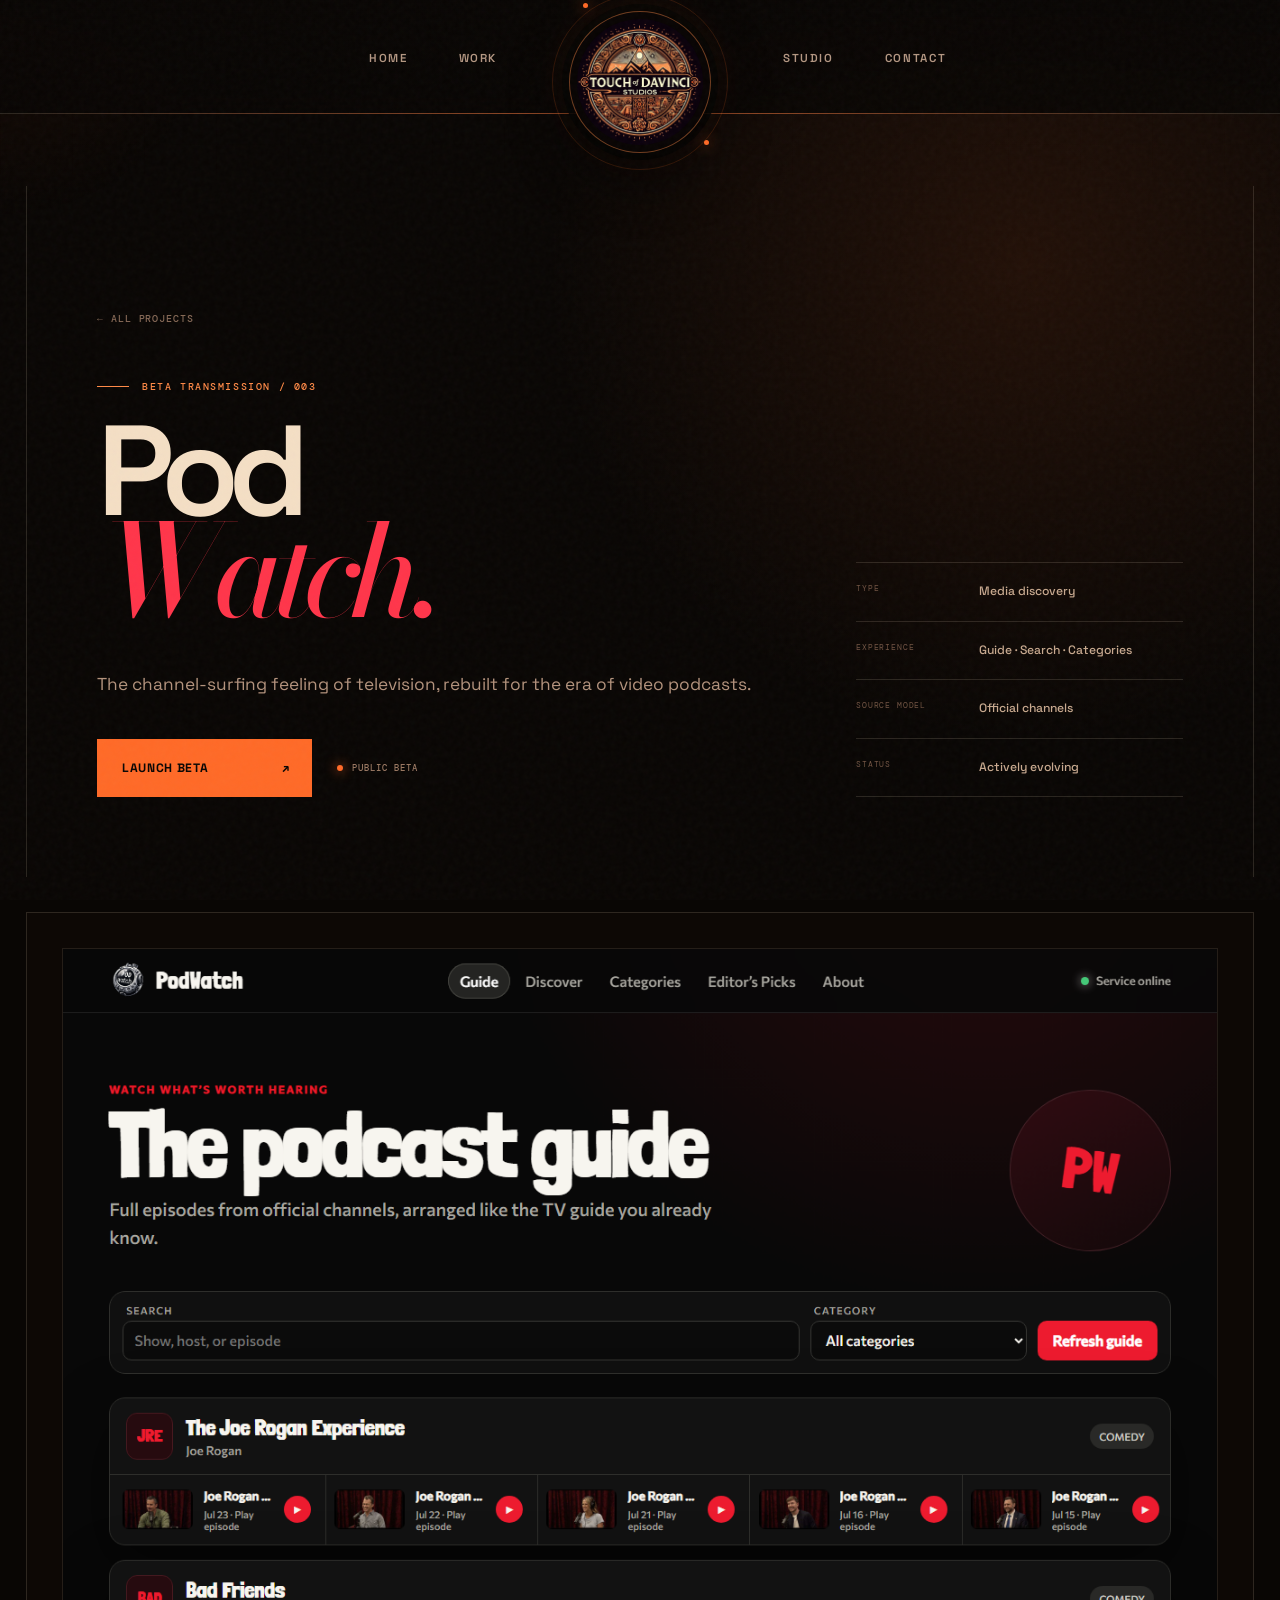
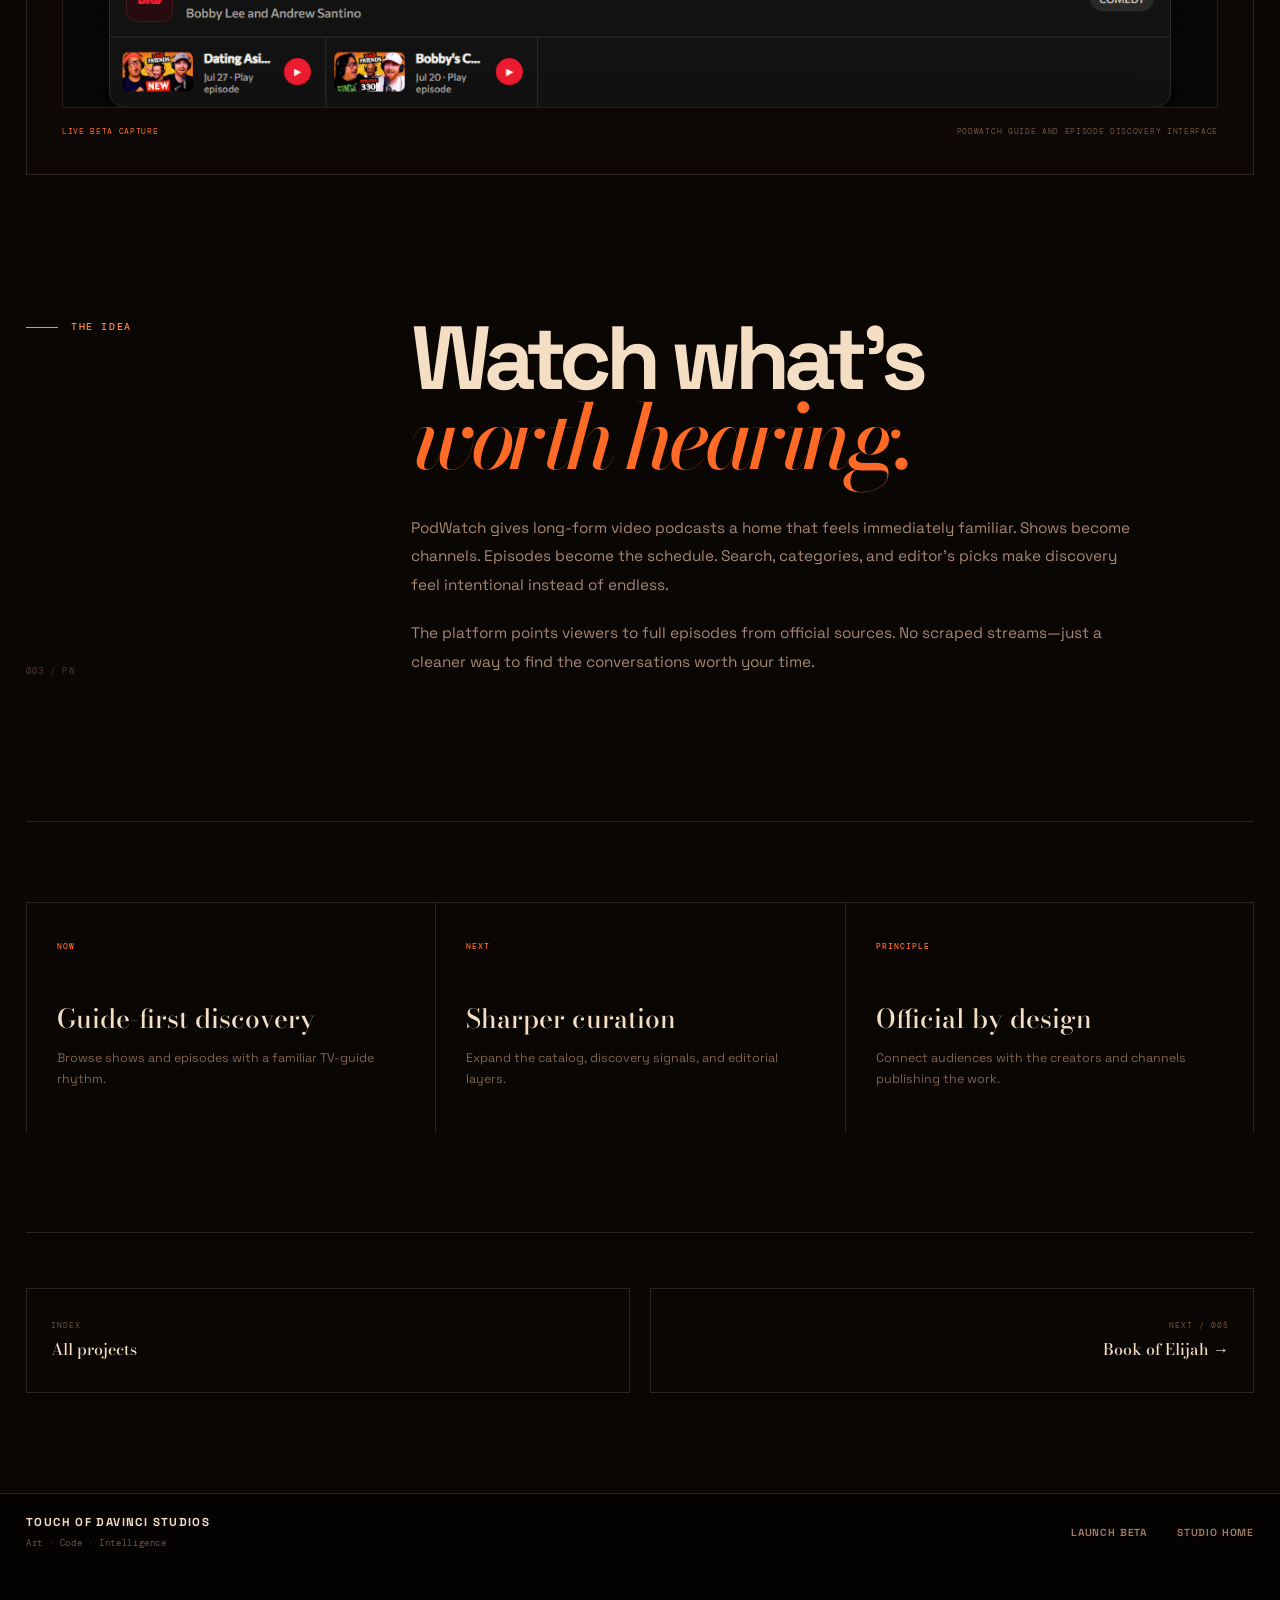
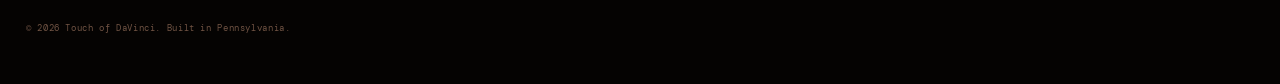
<file: public/projects/podwatch.html>
<!DOCTYPE html>
<html lang="en">
<head>
  <meta charset="UTF-8">
  <meta name="viewport" content="width=device-width, initial-scale=1">
  <meta name="theme-color" content="#090604">
  <meta name="description" content="PodWatch — a TV-guide-style home for discovering video podcasts.">
  <title>PodWatch — Touch of DaVinci Studios</title>
  <link rel="icon" href="../assets/touch-of-davinci-logo.png" type="image/png">
  <link rel="preconnect" href="https://fonts.googleapis.com">
  <link rel="preconnect" href="https://fonts.gstatic.com" crossorigin>
  <link href="https://fonts.googleapis.com/css2?family=Bodoni+Moda:opsz,wght@6..96,500;6..96,600;6..96,700&family=DM+Mono:wght@300;400;500&family=Space+Grotesk:wght@400;500;600;700&display=swap" rel="stylesheet">
  <link rel="stylesheet" href="../styles.css">
</head>
<body class="project-detail-page theme-podwatch">
  <div class="noise" aria-hidden="true"></div>
  <div class="cursor-glow" aria-hidden="true"></div>

  <header class="topbar">
    <div class="topbar-inner">
      <nav class="menu menu-left" aria-label="Primary navigation">
        <a href="../index.html">Home</a>
        <a href="../index.html#work">Work</a>
      </nav>
      <a class="logo-mount" href="../index.html" aria-label="Touch of DaVinci Studios home">
        <span class="logo-halo"></span>
        <img src="../assets/touch-of-davinci-logo.png" alt="Touch of DaVinci Studios">
      </a>
      <nav class="menu menu-right" aria-label="Secondary navigation">
        <a href="../index.html#studio">Studio</a>
        <a href="../index.html#contact">Contact</a>
      </nav>
    </div>
  </header>

  <main class="project-detail-main">
    <section class="detail-hero section-shell">
      <div class="detail-hero-copy reveal">
        <a class="detail-back" href="../index.html#work">← All projects</a>
        <p class="eyebrow"><span></span> Beta transmission / 003</p>
        <h1>Pod<em>Watch.</em></h1>
        <p class="detail-lede">
          The channel-surfing feeling of television, rebuilt for the era of video podcasts.
        </p>
        <div class="detail-actions">
          <a class="button button-primary" href="https://podwatch.onrender.com/" target="_blank" rel="noopener">
            Launch beta <span>↗</span>
          </a>
          <span class="beta-chip"><i></i> Public beta</span>
        </div>
      </div>
      <aside class="detail-facts reveal">
        <div><span>TYPE</span><strong>Media discovery</strong></div>
        <div><span>EXPERIENCE</span><strong>Guide · Search · Categories</strong></div>
        <div><span>SOURCE MODEL</span><strong>Official channels</strong></div>
        <div><span>STATUS</span><strong>Actively evolving</strong></div>
      </aside>
    </section>

    <figure class="detail-media section-shell reveal">
      <img src="../assets/projects/podwatch.png" alt="PodWatch video podcast guide beta interface">
      <figcaption><span>LIVE BETA CAPTURE</span> PodWatch guide and episode discovery interface</figcaption>
    </figure>

    <section class="detail-story section-shell">
      <div class="detail-story-label reveal">
        <p class="eyebrow"><span></span> The idea</p>
        <span class="story-index">003 / PW</span>
      </div>
      <div class="detail-story-copy reveal">
        <h2>Watch what’s<br><em>worth hearing.</em></h2>
        <p>
          PodWatch gives long-form video podcasts a home that feels immediately familiar.
          Shows become channels. Episodes become the schedule. Search, categories, and
          editor’s picks make discovery feel intentional instead of endless.
        </p>
        <p>
          The platform points viewers to full episodes from official sources. No scraped
          streams—just a cleaner way to find the conversations worth your time.
        </p>
      </div>
    </section>

    <section class="beta-focus section-shell reveal">
      <article><span>NOW</span><h3>Guide-first discovery</h3><p>Browse shows and episodes with a familiar TV-guide rhythm.</p></article>
      <article><span>NEXT</span><h3>Sharper curation</h3><p>Expand the catalog, discovery signals, and editorial layers.</p></article>
      <article><span>PRINCIPLE</span><h3>Official by design</h3><p>Connect audiences with the creators and channels publishing the work.</p></article>
    </section>

    <nav class="project-pagination section-shell">
      <a href="../index.html#work"><span>INDEX</span>All projects</a>
      <a href="book-of-elijah.html"><span>NEXT / 005</span>Book of Elijah →</a>
    </nav>
  </main>

  <footer>
    <div class="footer-inner">
      <div><strong>TOUCH OF DAVINCI STUDIOS</strong><span>Art · Code · Intelligence</span></div>
      <div class="footer-links"><a href="https://podwatch.onrender.com/" target="_blank" rel="noopener">Launch beta</a><a href="../index.html">Studio home</a></div>
      <p>© <span id="year"></span> Touch of DaVinci. Built in Pennsylvania.</p>
    </div>
  </footer>
  <script src="../app.js"></script>
</body>
</html>
</file>
<file: public/styles.css>
:root {
  --black: #090604;
  --black-rich: #050302;
  --brown: #24110a;
  --brown-light: #3a1b0e;
  --orange: #ff6a27;
  --orange-hot: #ff8a47;
  --copper: #b94e22;
  --cream: #f4dfc5;
  --paper: #e9c7a5;
  --muted: #9e806d;
  --line: rgba(244, 223, 197, 0.14);
  --line-hot: rgba(255, 106, 39, 0.42);
  --sans: "Space Grotesk", system-ui, sans-serif;
  --serif: "Bodoni Moda", Georgia, serif;
  --mono: "DM Mono", Consolas, monospace;
}

* {
  box-sizing: border-box;
  margin: 0;
  padding: 0;
}

html {
  scroll-behavior: smooth;
  color-scheme: dark;
}

body {
  min-height: 100vh;
  overflow-x: hidden;
  background:
    radial-gradient(circle at 50% -10%, rgba(255, 106, 39, 0.11), transparent 35rem),
    var(--black);
  color: var(--cream);
  font-family: var(--sans);
}

body::before {
  content: "";
  position: fixed;
  inset: 0;
  z-index: -2;
  opacity: 0.22;
  pointer-events: none;
  background-image:
    linear-gradient(rgba(244, 223, 197, 0.025) 1px, transparent 1px),
    linear-gradient(90deg, rgba(244, 223, 197, 0.025) 1px, transparent 1px);
  background-size: 72px 72px;
  mask-image: linear-gradient(to bottom, #000 0%, transparent 78%);
}

a {
  color: inherit;
}

.noise {
  position: fixed;
  inset: 0;
  z-index: 1000;
  opacity: 0.04;
  pointer-events: none;
  background-image: url("data:image/svg+xml,%3Csvg viewBox='0 0 180 180' xmlns='http://www.w3.org/2000/svg'%3E%3Cfilter id='n'%3E%3CfeTurbulence type='fractalNoise' baseFrequency='.92' numOctaves='4' stitchTiles='stitch'/%3E%3C/filter%3E%3Crect width='100%25' height='100%25' filter='url(%23n)' opacity='.8'/%3E%3C/svg%3E");
}

.cursor-glow {
  position: fixed;
  top: -230px;
  left: -230px;
  z-index: -1;
  width: 460px;
  height: 460px;
  border-radius: 50%;
  opacity: 0.22;
  pointer-events: none;
  background: radial-gradient(circle, rgba(255, 106, 39, 0.27), transparent 68%);
  transition: opacity 0.25s ease;
}

.section-shell {
  width: min(1240px, calc(100% - 52px));
  margin: 0 auto;
}

/* Sticky crest and navigation */
.topbar {
  position: sticky;
  top: 0;
  z-index: 100;
  height: 114px;
  border-bottom: 1px solid var(--line);
  background: linear-gradient(to bottom, rgba(9, 6, 4, 0.97), rgba(9, 6, 4, 0.88));
  backdrop-filter: blur(20px);
}

.topbar::after {
  content: "";
  position: absolute;
  right: 0;
  bottom: -1px;
  left: 0;
  height: 1px;
  opacity: 0.55;
  background: linear-gradient(90deg, transparent, var(--orange), transparent);
}

.topbar-inner {
  position: relative;
  width: min(1120px, calc(100% - 52px));
  height: 100%;
  margin: 0 auto;
  display: grid;
  grid-template-columns: 1fr 190px 1fr;
  align-items: center;
}

.menu {
  display: flex;
  align-items: center;
  gap: clamp(24px, 4vw, 58px);
}

.menu-left {
  grid-column: 1;
  justify-content: flex-end;
  padding-right: 48px;
}

.menu-right {
  grid-column: 3;
  justify-content: flex-start;
  padding-left: 48px;
}

.menu a {
  position: relative;
  padding: 46px 0 43px;
  color: #b49783;
  font-size: 0.72rem;
  font-weight: 600;
  letter-spacing: 0.14em;
  text-decoration: none;
  text-transform: uppercase;
  transition: color 0.2s ease;
}

.menu a::after {
  content: "";
  position: absolute;
  right: 0;
  bottom: 0;
  left: 0;
  height: 2px;
  background: var(--orange);
  transform: scaleX(0);
  transition: transform 0.2s ease;
}

.menu a:hover {
  color: var(--cream);
}

.menu a:hover::after {
  transform: scaleX(1);
}

.logo-mount {
  position: absolute;
  top: 11px;
  left: 50%;
  z-index: 2;
  width: 142px;
  height: 142px;
  padding: 7px;
  display: block;
  border: 1px solid rgba(255, 138, 71, 0.42);
  border-radius: 50%;
  background: #080403;
  box-shadow:
    0 22px 55px rgba(0, 0, 0, 0.7),
    0 0 0 7px rgba(9, 6, 4, 0.86),
    0 0 44px rgba(255, 106, 39, 0.11);
  transform: translateX(-50%);
  transition: transform 0.3s ease, border-color 0.3s ease;
}

.logo-mount:hover {
  border-color: var(--orange-hot);
  transform: translateX(-50%) scale(1.035);
}

.logo-mount img {
  position: relative;
  z-index: 2;
  width: 100%;
  height: 100%;
  display: block;
  border-radius: 50%;
  object-fit: cover;
}

.logo-halo {
  position: absolute;
  inset: -18px;
  border: 1px solid rgba(255, 106, 39, 0.15);
  border-radius: 50%;
  animation: haloSpin 18s linear infinite;
}

.logo-halo::before,
.logo-halo::after {
  content: "";
  position: absolute;
  width: 5px;
  height: 5px;
  border-radius: 50%;
  background: var(--orange);
  box-shadow: 0 0 14px var(--orange);
}

.logo-halo::before {
  top: 8px;
  left: 30px;
}

.logo-halo::after {
  right: 18px;
  bottom: 24px;
}

@keyframes haloSpin {
  to { transform: rotate(360deg); }
}

/* Hero */
.hero {
  position: relative;
  min-height: calc(100vh - 114px);
  padding-top: clamp(125px, 16vh, 185px);
  padding-bottom: 84px;
  display: flex;
  align-items: center;
  border-right: 1px solid var(--line);
  border-left: 1px solid var(--line);
}

.hero::before {
  content: "TOUCH";
  position: absolute;
  top: 2%;
  left: 50%;
  color: transparent;
  font: 700 clamp(8rem, 22vw, 21rem)/1 var(--sans);
  letter-spacing: -0.09em;
  -webkit-text-stroke: 1px rgba(244, 223, 197, 0.028);
  transform: translateX(-50%);
  white-space: nowrap;
}

.hero-content {
  position: relative;
  z-index: 2;
  width: min(1020px, calc(100% - 110px));
  margin: 0 auto;
}

.eyebrow {
  display: flex;
  align-items: center;
  gap: 13px;
  color: var(--orange-hot);
  font: 500 0.62rem/1.4 var(--mono);
  letter-spacing: 0.16em;
  text-transform: uppercase;
}

.eyebrow > span {
  width: 32px;
  height: 1px;
  background: currentColor;
}

.hero h1 {
  max-width: 1020px;
  margin-top: 30px;
  font-size: clamp(4.8rem, 9.5vw, 9.5rem);
  font-weight: 600;
  line-height: 0.82;
  letter-spacing: -0.075em;
}

.hero h1 em,
.section-heading h2 em,
.manifesto blockquote em {
  display: block;
  color: var(--orange);
  font-family: var(--serif);
  font-weight: 500;
}

.hero-bottom {
  max-width: 845px;
  margin-top: 54px;
  margin-left: auto;
  display: grid;
  grid-template-columns: minmax(260px, 1fr) auto;
  gap: 80px;
  align-items: end;
}

.hero-bottom > p {
  color: #b0927e;
  font-size: 1rem;
  line-height: 1.75;
}

.hero-actions {
  display: flex;
  flex-direction: column;
  align-items: flex-start;
  gap: 19px;
}

.button {
  min-width: 215px;
  height: 58px;
  padding: 0 20px 0 24px;
  display: inline-flex;
  align-items: center;
  justify-content: space-between;
  gap: 34px;
  border: 1px solid transparent;
  font-size: 0.76rem;
  font-weight: 700;
  letter-spacing: 0.055em;
  text-decoration: none;
  text-transform: uppercase;
  transition: transform 0.22s ease, box-shadow 0.22s ease, background 0.22s ease;
}

.button-primary {
  background: var(--orange);
  color: var(--black);
}

.button-primary:hover {
  transform: translateY(-3px);
  box-shadow: 0 18px 40px rgba(255, 106, 39, 0.22);
}

.text-link {
  display: inline-flex;
  align-items: center;
  gap: 12px;
  color: var(--cream);
  font-size: 0.74rem;
  font-weight: 600;
  letter-spacing: 0.07em;
  text-decoration: none;
  text-transform: uppercase;
}

.text-link span {
  color: var(--orange);
  font-size: 1rem;
  transition: transform 0.2s ease;
}

.text-link:hover span {
  transform: translate(3px, -3px);
}

.hero-index {
  position: absolute;
  top: 92px;
  left: 21px;
  color: rgba(244, 223, 197, 0.13);
  font: 300 0.68rem/1 var(--mono);
  writing-mode: vertical-rl;
}

.hero-signature {
  position: absolute;
  right: -3px;
  bottom: 38px;
  display: flex;
  align-items: center;
  gap: 12px;
  color: #7b5e4c;
  font: 400 0.52rem/1 var(--mono);
  letter-spacing: 0.13em;
  transform: rotate(-90deg) translateX(100%);
  transform-origin: right bottom;
}

.hero-signature i {
  color: var(--orange);
  font-style: normal;
}

.hero-orbit {
  position: absolute;
  z-index: 0;
  border: 1px solid rgba(255, 106, 39, 0.12);
  border-radius: 50%;
  pointer-events: none;
}

.orbit-one {
  top: 15%;
  right: -210px;
  width: 510px;
  height: 510px;
}

.orbit-two {
  top: 24%;
  right: -125px;
  width: 340px;
  height: 340px;
}

/* Marquee */
.marquee {
  overflow: hidden;
  border-top: 1px solid var(--orange);
  border-bottom: 1px solid var(--orange);
  background: var(--orange);
  color: var(--black);
}

.marquee-track {
  width: max-content;
  padding: 17px 0;
  display: flex;
  align-items: center;
  gap: 30px;
  font: 700 0.72rem/1 var(--mono);
  letter-spacing: 0.15em;
  animation: marquee 24s linear infinite;
}

.marquee-track i {
  font-style: normal;
}

@keyframes marquee {
  to { transform: translateX(-50%); }
}

/* Work */
.work {
  padding-top: 145px;
  padding-bottom: 145px;
}

.section-heading {
  display: grid;
  grid-template-columns: minmax(0, 1fr) 360px;
  gap: 70px;
  align-items: end;
  margin-bottom: 72px;
}

.section-heading h2 {
  margin-top: 20px;
  font-size: clamp(3.8rem, 7.2vw, 7.1rem);
  line-height: 0.86;
  letter-spacing: -0.065em;
}

.section-heading h2 em {
  line-height: 1;
}

.section-intro {
  padding-bottom: 8px;
  color: #a98b77;
  font-size: 0.95rem;
  line-height: 1.8;
}

.project-categories {
  margin: -28px 0 48px;
  display: flex;
  align-items: center;
  justify-content: space-between;
  gap: 24px;
  border-bottom: 1px solid var(--line);
}

.category-tabs {
  display: flex;
  gap: 6px;
  overflow-x: auto;
  scrollbar-width: none;
}

.category-tabs::-webkit-scrollbar {
  display: none;
}

.category-tabs button {
  padding: 17px 18px;
  border: 0;
  border-bottom: 2px solid transparent;
  background: transparent;
  color: #7d6251;
  cursor: pointer;
  font: 500 0.59rem/1 var(--mono);
  letter-spacing: 0.1em;
  text-transform: uppercase;
  white-space: nowrap;
  transition: color 0.2s ease, border-color 0.2s ease;
}

.category-tabs button:hover,
.category-tabs button[aria-pressed="true"] {
  border-bottom-color: var(--orange);
  color: var(--cream);
}

.project-categories > p {
  flex: 0 0 auto;
  color: #6f5140;
  font: 400 0.52rem/1 var(--mono);
  letter-spacing: 0.09em;
  text-transform: uppercase;
}

.project-grid {
  display: grid;
  gap: 84px;
}

.project-card {
  display: grid;
  grid-template-columns: minmax(0, 1.2fr) minmax(330px, 0.8fr);
  border: 1px solid var(--line);
  background: rgba(15, 8, 5, 0.72);
  box-shadow: 0 40px 100px rgba(0, 0, 0, 0.32);
}

.project-card:nth-child(even) {
  grid-template-columns: minmax(330px, 0.8fr) minmax(0, 1.2fr);
}

.project-card:nth-child(even) .project-visual {
  grid-column: 2;
}

.project-card:nth-child(even) .project-info {
  grid-row: 1;
  grid-column: 1;
}

.project-visual {
  position: relative;
  min-height: 510px;
  padding: clamp(30px, 5vw, 62px);
  display: grid;
  place-items: center;
  overflow: hidden;
  border-right: 1px solid var(--line);
  background:
    radial-gradient(circle at 70% 20%, rgba(255, 106, 39, 0.19), transparent 20rem),
    linear-gradient(145deg, #211008, #090504 62%);
  text-decoration: none;
}

.project-card:nth-child(even) .project-visual {
  border-right: 0;
  border-left: 1px solid var(--line);
}

.project-visual::before {
  content: "";
  position: absolute;
  inset: 0;
  opacity: 0.19;
  background-image:
    linear-gradient(rgba(255, 138, 71, 0.12) 1px, transparent 1px),
    linear-gradient(90deg, rgba(255, 138, 71, 0.12) 1px, transparent 1px);
  background-size: 42px 42px;
  mask-image: linear-gradient(135deg, black, transparent 80%);
}

.launch-orb {
  position: absolute;
  top: 20px;
  right: 20px;
  z-index: 3;
  width: 50px;
  height: 50px;
  display: grid;
  place-items: center;
  border: 1px solid var(--line-hot);
  border-radius: 50%;
  background: rgba(9, 6, 4, 0.7);
  color: var(--orange);
  transition: background 0.25s ease, color 0.25s ease, transform 0.25s ease;
}

.project-visual:hover .launch-orb {
  background: var(--orange);
  color: var(--black);
  transform: rotate(45deg);
}

.signal-screen,
.console-screen {
  position: relative;
  z-index: 2;
  width: min(100%, 590px);
  border: 1px solid rgba(244, 223, 197, 0.16);
  background: rgba(5, 3, 2, 0.9);
  box-shadow: 0 34px 70px rgba(0, 0, 0, 0.55);
  transform: perspective(900px) rotateX(2deg) rotateY(-3deg);
  transition: transform 0.4s ease;
}

.project-visual:hover .signal-screen,
.project-visual:hover .console-screen,
.project-visual:hover .scroll-screen,
.project-visual:hover .mona-screen {
  transform: perspective(900px) rotateX(0) rotateY(0) scale(1.018);
}

.scroll-screen {
  position: relative;
  z-index: 2;
  width: min(100%, 570px);
  color: #332317;
  filter: drop-shadow(0 34px 42px rgba(0, 0, 0, 0.5));
  transform: perspective(900px) rotateX(2deg) rotateY(-3deg);
  transition: transform 0.4s ease;
}

.scroll-page {
  min-height: 320px;
  padding: 36px 38px 28px;
  border-right: 8px solid #b78a55;
  border-left: 8px solid #b78a55;
  background:
    linear-gradient(90deg, rgba(91, 48, 18, 0.15), transparent 8%, transparent 92%, rgba(91, 48, 18, 0.15)),
    #e7cca0;
  box-shadow: inset 0 0 50px rgba(97, 49, 18, 0.12);
}

.scroll-cap {
  width: calc(100% + 28px);
  height: 19px;
  margin-left: -14px;
  border: 1px solid #6b3519;
  border-radius: 12px;
  background: linear-gradient(#9b5a2d, #4f2717 52%, #8b4e26);
  box-shadow: 0 8px 14px rgba(0, 0, 0, 0.36);
}

.scroll-cap-bottom { margin-top: -1px; }

.scroll-brand {
  display: flex;
  align-items: center;
  justify-content: center;
  gap: 11px;
  color: #67201c;
  font: 600 0.67rem/1 var(--serif);
  letter-spacing: 0.16em;
}

.scroll-brand i {
  width: 30px;
  height: 30px;
  display: grid;
  place-items: center;
  border: 1px solid currentColor;
  border-radius: 50%;
  font: 600 1.15rem/1 var(--serif);
}

.scroll-rule {
  width: 58px;
  margin: 19px auto 24px;
  border-top: 1px solid rgba(103, 32, 28, 0.6);
}

.scroll-columns {
  display: grid;
  grid-template-columns: 1fr 1fr;
  gap: 27px;
}

.scroll-columns > div + div {
  padding-left: 27px;
  border-left: 1px solid rgba(73, 45, 25, 0.28);
}

.scroll-columns b {
  display: block;
  margin-bottom: 12px;
  color: #67201c;
  font: 500 0.48rem/1 var(--mono);
  letter-spacing: 0.14em;
}

.scroll-columns p { font: 500 0.86rem/1.5 var(--serif); }

.scroll-columns em {
  margin-right: 5px;
  color: #8c241f;
  font: 500 0.58rem/1 var(--mono);
}

.scroll-folio {
  margin-top: 28px;
  color: rgba(59, 36, 22, 0.62);
  font: 500 0.43rem/1 var(--mono);
  letter-spacing: 0.17em;
  text-align: center;
}

.mona-screen {
  position: relative;
  z-index: 2;
  width: min(100%, 620px);
  min-height: 365px;
  overflow: hidden;
  border: 1px dashed rgba(11, 116, 182, 0.7);
  border-radius: 3px;
  color: #14324b;
  background:
    linear-gradient(rgba(13, 134, 201, 0.055) 1px, transparent 1px),
    linear-gradient(90deg, rgba(13, 134, 201, 0.055) 1px, transparent 1px),
    #fff;
  background-size: 28px 28px;
  box-shadow: 0 34px 75px rgba(0, 0, 0, 0.58);
  transform: perspective(900px) rotateX(2deg) rotateY(3deg);
  transition: transform 0.4s ease, border-color 0.4s ease;
}

.mona-screen::after {
  content: "";
  position: absolute;
  inset: 12px;
  border: 1px dashed rgba(242, 104, 35, 0.38);
  pointer-events: none;
}

.mona-flow {
  position: absolute;
  z-index: 0;
  left: 0;
  width: 100%;
  overflow: visible;
  opacity: 0.82;
}

.mona-flow-top { top: -34px; }
.mona-flow-bottom { bottom: -35px; }

.mona-flow path {
  fill: none;
  stroke: #0996d3;
  stroke-width: 13;
}

.mona-flow path:nth-child(even) {
  stroke: #f26b27;
  stroke-width: 10;
}

.mona-card-head,
.mona-card-body,
.mona-mode-strip {
  position: relative;
  z-index: 2;
}

.mona-card-head {
  padding: 35px 38px 12px;
  display: flex;
  align-items: center;
  justify-content: space-between;
  gap: 20px;
}

.mona-card-head img {
  width: 112px;
  height: 58px;
  object-fit: contain;
  object-position: left center;
}

.mona-card-head > span {
  color: #087ebb;
  font: 500 0.48rem/1.3 var(--mono);
  letter-spacing: 0.13em;
}

.mona-card-body {
  width: calc(100% - 76px);
  margin: 10px auto 0;
  padding: 27px 30px 25px;
  border: 1px dashed rgba(11, 116, 182, 0.58);
  background: rgba(255, 255, 255, 0.88);
  backdrop-filter: blur(4px);
}

.mona-card-body > p {
  color: #f26b27;
  font: 500 0.49rem/1 var(--mono);
  letter-spacing: 0.14em;
}

.mona-card-body h4 {
  margin-top: 14px;
  color: #14324b;
  font: 600 clamp(2.5rem, 5vw, 4.2rem)/1 var(--serif);
  letter-spacing: -0.05em;
}

.mona-card-body h4 i {
  color: #f26b27;
  font-style: normal;
}

.mona-evidence {
  margin-top: 24px;
  display: grid;
  grid-template-columns: repeat(3, 1fr);
  border-top: 1px dashed rgba(11, 116, 182, 0.35);
}

.mona-evidence span {
  padding-top: 14px;
  color: #608099;
  font: 500 0.42rem/1.3 var(--mono);
  letter-spacing: 0.08em;
}

.mona-evidence b {
  display: block;
  margin-bottom: 5px;
  color: #087ebb;
  font-size: 0.8rem;
}

.mona-mode-strip {
  margin: 17px 38px 28px;
  display: flex;
  justify-content: space-between;
  color: #f26b27;
  font: 500 0.45rem/1 var(--mono);
  letter-spacing: 0.14em;
}

.signal-screen {
  padding: 27px;
}

.signal-top,
.signal-foot {
  display: flex;
  justify-content: space-between;
  color: #8f6e5a;
  font: 400 0.55rem/1 var(--mono);
  letter-spacing: 0.1em;
}

.signal-top i {
  color: var(--orange);
  font-style: normal;
}

.signal-value {
  margin-top: 32px;
  color: var(--orange-hot);
  font: 500 clamp(2.8rem, 6vw, 5rem)/1 var(--serif);
}

.signal-chart {
  position: relative;
  height: 160px;
  margin: 25px 0;
  overflow: hidden;
  border-bottom: 1px solid rgba(244, 223, 197, 0.12);
}

.signal-chart > span {
  position: absolute;
  right: 0;
  left: 0;
  height: 1px;
  background: rgba(244, 223, 197, 0.07);
}

.signal-chart > span:nth-child(1) { top: 16%; }
.signal-chart > span:nth-child(2) { top: 32%; }
.signal-chart > span:nth-child(3) { top: 48%; }
.signal-chart > span:nth-child(4) { top: 64%; }
.signal-chart > span:nth-child(5) { top: 80%; }

.signal-chart svg {
  position: absolute;
  inset: 8px 0 0;
  width: 100%;
  height: 130px;
  overflow: visible;
}

.signal-chart polyline {
  fill: none;
  stroke: var(--orange);
  stroke-width: 3;
  filter: drop-shadow(0 0 7px rgba(255, 106, 39, 0.5));
  vector-effect: non-scaling-stroke;
}

.console-screen {
  padding-bottom: 28px;
}

.console-chrome {
  height: 45px;
  padding: 0 15px;
  display: flex;
  align-items: center;
  gap: 7px;
  border-bottom: 1px solid rgba(244, 223, 197, 0.11);
  color: #765b4b;
  font: 400 0.5rem/1 var(--mono);
}

.console-chrome i {
  width: 7px;
  height: 7px;
  border-radius: 50%;
  background: #542415;
}

.console-chrome i:first-child {
  background: var(--orange);
}

.console-chrome span {
  margin-left: auto;
}

.console-line {
  margin: 0 22px;
  padding: 17px 0;
  display: grid;
  grid-template-columns: 48px 1fr auto;
  gap: 12px;
  border-bottom: 1px solid rgba(244, 223, 197, 0.08);
  font: 400 0.6rem/1 var(--mono);
}

.console-line b {
  color: var(--orange);
}

.console-line span {
  color: #b59682;
}

.console-line em {
  color: #d9b28f;
  font-style: normal;
}

.console-code {
  margin: 25px 22px 0;
  color: #825f4d;
  font: 400 0.68rem/1.8 var(--mono);
}

.console-code i {
  color: var(--orange-hot);
  font-style: normal;
}

.console-code strong {
  color: var(--cream);
  font-weight: 400;
}

.product-capture {
  position: relative;
  z-index: 2;
  width: min(100%, 650px);
  aspect-ratio: 16 / 10;
  overflow: hidden;
  border: 1px solid rgba(244, 223, 197, 0.18);
  background: #050302;
  box-shadow: 0 34px 75px rgba(0, 0, 0, 0.58);
  transform: perspective(1000px) rotateX(2deg) rotateY(-3deg);
  transition: transform 0.4s ease, border-color 0.4s ease;
}

.project-card:nth-child(even) .product-capture {
  transform: perspective(1000px) rotateX(2deg) rotateY(3deg);
}

.project-visual:hover .product-capture {
  border-color: rgba(255, 106, 39, 0.55);
  transform: perspective(1000px) rotateX(0) rotateY(0) scale(1.018);
}

.product-capture::after {
  content: "";
  position: absolute;
  inset: 0;
  background:
    linear-gradient(to top, rgba(9, 6, 4, 0.75), transparent 38%),
    linear-gradient(110deg, rgba(255, 106, 39, 0.08), transparent 45%);
  pointer-events: none;
}

.product-capture img {
  width: 100%;
  height: 100%;
  display: block;
  object-fit: cover;
  object-position: top center;
}

.product-capture > span {
  position: absolute;
  z-index: 2;
  bottom: 16px;
  left: 18px;
  color: var(--cream);
  font: 500 0.53rem/1 var(--mono);
  letter-spacing: 0.12em;
}

.project-info {
  padding: clamp(34px, 5vw, 64px);
  display: flex;
  flex-direction: column;
  justify-content: center;
}

.project-meta {
  display: flex;
  justify-content: space-between;
  gap: 20px;
  color: #795a48;
  font: 400 0.55rem/1 var(--mono);
  letter-spacing: 0.11em;
  text-transform: uppercase;
}

.live-status {
  display: flex;
  align-items: center;
  gap: 8px;
  color: var(--orange-hot);
}

.live-status i {
  width: 6px;
  height: 6px;
  border-radius: 50%;
  background: var(--orange);
  box-shadow: 0 0 12px var(--orange);
  animation: statusPulse 1.7s ease-in-out infinite;
}

@keyframes statusPulse {
  50% { opacity: 0.3; }
}

.project-title-row {
  margin-top: 55px;
  display: flex;
  justify-content: space-between;
  gap: 20px;
  align-items: flex-start;
}

.project-title-row h3 {
  font: 600 clamp(3rem, 5vw, 5.2rem)/0.9 var(--serif);
  letter-spacing: -0.055em;
}

.project-title-row p {
  margin-top: 10px;
  color: var(--orange);
  font: 400 0.64rem/1.5 var(--mono);
  letter-spacing: 0.07em;
  text-transform: uppercase;
}

.project-title-row > a {
  flex: 0 0 auto;
  color: var(--paper);
  font-size: 0.65rem;
  font-weight: 600;
  letter-spacing: 0.1em;
  text-decoration: none;
  text-transform: uppercase;
}

.project-description {
  max-width: 480px;
  margin-top: 34px;
  color: #a98a75;
  font-size: 0.92rem;
  line-height: 1.8;
}

.project-tags {
  margin-top: 40px;
  display: flex;
  flex-wrap: wrap;
  gap: 8px;
}

.project-tags span {
  padding: 8px 10px;
  border: 1px solid var(--line);
  color: #95735e;
  font: 400 0.52rem/1 var(--mono);
  letter-spacing: 0.08em;
  text-transform: uppercase;
}

/* Manifesto */
.manifesto {
  min-height: 760px;
  display: grid;
  grid-template-columns: minmax(320px, 0.85fr) minmax(0, 1.15fr);
  background: var(--cream);
  color: var(--black);
}

.manifesto-image {
  position: relative;
  min-height: 640px;
  overflow: hidden;
  background:
    radial-gradient(circle, rgba(255, 106, 39, 0.18), transparent 55%),
    #160b07;
}

.manifesto-image::after {
  content: "";
  position: absolute;
  inset: 0;
  background: linear-gradient(120deg, rgba(255, 106, 39, 0.15), transparent 60%);
  mix-blend-mode: screen;
}

.manifesto-image img {
  width: 100%;
  height: 100%;
  object-fit: cover;
  opacity: 0.9;
  filter: sepia(0.15) contrast(1.06);
  transform: scale(1.03);
}

.manifesto-copy {
  padding: clamp(55px, 8vw, 125px);
  display: flex;
  flex-direction: column;
  justify-content: center;
}

.manifesto-copy .eyebrow {
  color: var(--copper);
}

.manifesto blockquote {
  max-width: 740px;
  margin-top: 45px;
  font: 600 clamp(2.7rem, 5.2vw, 5.4rem)/0.98 var(--sans);
  letter-spacing: -0.06em;
}

.manifesto .studio-belief {
  max-width: 850px;
  font-size: clamp(2.2rem, 3.9vw, 4.15rem);
  line-height: 1.04;
  letter-spacing: -0.052em;
}

.manifesto blockquote em {
  color: var(--copper);
}

.belief-attribution {
  margin-top: 28px;
  color: #9f7058;
  font: 500 0.56rem/1 var(--mono);
  letter-spacing: 0.14em;
}

.manifesto-body {
  max-width: 610px;
  margin-top: 48px;
  color: #604437;
  font-size: 0.98rem;
  line-height: 1.85;
}

.manifesto .text-link {
  margin-top: 38px;
  color: var(--black);
}

.manifesto .text-link span {
  color: var(--copper);
}

/* Capabilities */
.capabilities {
  padding-top: 145px;
  padding-bottom: 155px;
}

.section-heading.compact {
  grid-template-columns: 1fr;
}

.capability-list {
  border-top: 1px solid var(--line);
}

.capability {
  position: relative;
  padding: 42px 0;
  display: grid;
  grid-template-columns: 80px minmax(240px, 0.7fr) minmax(280px, 1fr);
  gap: 35px;
  align-items: center;
  border-bottom: 1px solid var(--line);
  overflow: hidden;
  transition: padding 0.25s ease;
}

.capability::before {
  content: "";
  position: absolute;
  inset: 0;
  z-index: -1;
  background: linear-gradient(90deg, rgba(255, 106, 39, 0.09), transparent);
  transform: translateX(-102%);
  transition: transform 0.35s ease;
}

.capability:hover {
  padding-right: 24px;
  padding-left: 24px;
}

.capability:hover::before {
  transform: translateX(0);
}

.capability > span {
  color: var(--orange);
  font: 400 0.62rem/1 var(--mono);
}

.capability h3 {
  font: 500 clamp(1.8rem, 3.2vw, 3rem)/1 var(--serif);
}

.capability p {
  color: #967764;
  font-size: 0.87rem;
  line-height: 1.7;
}

/* Contact */
.contact {
  padding-bottom: 150px;
}

.contact-card {
  position: relative;
  min-height: 610px;
  padding: clamp(50px, 9vw, 110px);
  display: flex;
  flex-direction: column;
  justify-content: center;
  overflow: hidden;
  border: 1px solid var(--line-hot);
  background:
    linear-gradient(110deg, rgba(65, 27, 12, 0.97), rgba(18, 8, 4, 0.98)),
    var(--brown);
  box-shadow: 0 50px 120px rgba(0, 0, 0, 0.4);
}

.contact-card::before,
.contact-card::after {
  content: "";
  position: absolute;
  border: 1px solid rgba(255, 138, 71, 0.14);
  border-radius: 50%;
}

.contact-card::before {
  top: -280px;
  right: -100px;
  width: 650px;
  height: 650px;
}

.contact-card::after {
  right: 45px;
  bottom: -190px;
  width: 420px;
  height: 420px;
}

.contact-card h2 {
  position: relative;
  z-index: 2;
  max-width: 850px;
  margin-top: 25px;
  font: 600 clamp(4rem, 9vw, 8.5rem)/0.82 var(--serif);
  letter-spacing: -0.075em;
}

.contact-card > p:not(.eyebrow) {
  position: relative;
  z-index: 2;
  margin-top: 35px;
  color: #bf9479;
}

.button-light {
  position: relative;
  z-index: 2;
  width: fit-content;
  margin-top: 40px;
  background: var(--cream);
  color: var(--black);
}

.button-light:hover {
  transform: translateY(-3px);
  box-shadow: 0 18px 45px rgba(0, 0, 0, 0.35);
}

.contact-mark {
  position: absolute;
  top: 50%;
  right: -1%;
  color: transparent;
  font: 700 clamp(12rem, 30vw, 30rem)/0.7 var(--sans);
  letter-spacing: -0.14em;
  -webkit-text-stroke: 1px rgba(255, 138, 71, 0.09);
  transform: translateY(-50%);
}

/* Footer */
footer {
  border-top: 1px solid var(--line);
  background: var(--black-rich);
}

.footer-inner {
  width: min(1240px, calc(100% - 52px));
  min-height: 190px;
  margin: 0 auto;
  display: grid;
  grid-template-columns: 1fr auto;
  gap: 30px;
  align-items: center;
}

.footer-inner > div:first-child {
  display: flex;
  flex-direction: column;
  gap: 8px;
}

.footer-inner strong {
  font-size: 0.72rem;
  letter-spacing: 0.12em;
}

.footer-inner span,
.footer-inner > p {
  color: #715444;
  font: 400 0.56rem/1.5 var(--mono);
  letter-spacing: 0.07em;
}

.footer-links {
  display: flex;
  gap: 30px;
}

.footer-links a {
  color: #a47f68;
  font-size: 0.64rem;
  font-weight: 600;
  letter-spacing: 0.08em;
  text-decoration: none;
  text-transform: uppercase;
}

.footer-links a:hover {
  color: var(--orange);
}

.footer-inner > p {
  grid-column: 1 / -1;
  padding-bottom: 28px;
}

/* Project detail pages */
.project-detail-page {
  background:
    radial-gradient(circle at 80% 8%, rgba(255, 106, 39, 0.1), transparent 30rem),
    var(--black);
}

.project-detail-main {
  padding-top: 72px;
}

.detail-hero {
  min-height: 690px;
  padding: 120px 70px 80px;
  display: grid;
  grid-template-columns: minmax(0, 1.35fr) minmax(300px, 0.65fr);
  gap: 80px;
  align-items: end;
  border-right: 1px solid var(--line);
  border-left: 1px solid var(--line);
}

.detail-back {
  display: inline-block;
  margin-bottom: 56px;
  color: #866956;
  font: 500 0.6rem/1 var(--mono);
  letter-spacing: 0.1em;
  text-decoration: none;
  text-transform: uppercase;
}

.detail-back:hover {
  color: var(--orange);
}

.detail-hero h1 {
  margin-top: 28px;
  font: 600 clamp(5rem, 10vw, 10rem)/0.78 var(--sans);
  letter-spacing: -0.085em;
}

.detail-hero h1 em {
  display: block;
  color: var(--orange);
  font-family: var(--serif);
  font-weight: 500;
}

.detail-lede {
  max-width: 680px;
  margin-top: 48px;
  color: #b4937d;
  font-size: 1.08rem;
  line-height: 1.75;
}

.detail-actions {
  margin-top: 40px;
  display: flex;
  align-items: center;
  gap: 25px;
}

.beta-chip {
  display: inline-flex;
  align-items: center;
  gap: 9px;
  color: #9b7963;
  font: 500 0.57rem/1 var(--mono);
  letter-spacing: 0.11em;
  text-transform: uppercase;
}

.beta-chip i {
  width: 6px;
  height: 6px;
  border-radius: 50%;
  background: var(--orange);
  box-shadow: 0 0 12px var(--orange);
  animation: statusPulse 1.7s ease-in-out infinite;
}

.detail-facts {
  border-top: 1px solid var(--line);
}

.detail-facts > div {
  padding: 20px 0;
  display: grid;
  grid-template-columns: 105px 1fr;
  gap: 18px;
  border-bottom: 1px solid var(--line);
}

.detail-facts span {
  color: #725443;
  font: 400 0.52rem/1.4 var(--mono);
  letter-spacing: 0.1em;
}

.detail-facts strong {
  color: #c8a98f;
  font-size: 0.76rem;
  font-weight: 500;
  line-height: 1.45;
}

.rebrand-note {
  margin-top: 28px;
  padding: 25px 30px;
  display: grid;
  grid-template-columns: 150px 1fr;
  gap: 25px;
  border: 1px solid var(--line-hot);
  background: rgba(255, 106, 39, 0.055);
}

.rebrand-note > span {
  color: var(--orange);
  font: 500 0.58rem/1.5 var(--mono);
  letter-spacing: 0.12em;
}

.rebrand-note p {
  max-width: 870px;
  color: #a88771;
  font-size: 0.82rem;
  line-height: 1.7;
}

.rebrand-note strong {
  color: var(--cream);
}

.detail-media {
  margin-top: 35px;
  padding: 35px;
  border: 1px solid var(--line);
  background: #0d0805;
}

.detail-media img {
  width: 100%;
  max-height: 760px;
  display: block;
  object-fit: cover;
  object-position: top center;
  border: 1px solid rgba(244, 223, 197, 0.1);
}

.detail-media figcaption {
  margin-top: 18px;
  display: flex;
  justify-content: space-between;
  gap: 24px;
  color: #725543;
  font: 400 0.53rem/1.5 var(--mono);
  letter-spacing: 0.08em;
  text-transform: uppercase;
}

.detail-media figcaption span {
  color: var(--orange);
}

.detail-story {
  padding-top: 145px;
  padding-bottom: 145px;
  display: grid;
  grid-template-columns: minmax(180px, 0.35fr) minmax(0, 1fr);
  gap: 90px;
  border-bottom: 1px solid var(--line);
}

.detail-story-label {
  display: flex;
  flex-direction: column;
  justify-content: space-between;
}

.story-index {
  color: #553d30;
  font: 300 0.56rem/1 var(--mono);
  letter-spacing: 0.12em;
}

.detail-story-copy h2 {
  max-width: 850px;
  font-size: clamp(3.8rem, 7vw, 7rem);
  line-height: 0.87;
  letter-spacing: -0.07em;
}

.detail-story-copy h2 em {
  display: block;
  color: var(--orange);
  font-family: var(--serif);
  font-weight: 500;
}

.detail-story-copy p {
  max-width: 730px;
  margin-top: 38px;
  color: #a88773;
  font-size: 0.96rem;
  line-height: 1.85;
}

.detail-story-copy p + p {
  margin-top: 20px;
}

.beta-focus {
  padding-top: 80px;
  padding-bottom: 100px;
  display: grid;
  grid-template-columns: repeat(3, 1fr);
  border-bottom: 1px solid var(--line);
}

.beta-focus article {
  min-height: 230px;
  padding: 30px;
  border-top: 1px solid var(--line);
  border-left: 1px solid var(--line);
}

.beta-focus article:last-child {
  border-right: 1px solid var(--line);
}

.beta-focus article > span {
  color: var(--orange);
  font: 500 0.53rem/1 var(--mono);
  letter-spacing: 0.12em;
}

.beta-focus h3 {
  margin-top: 50px;
  font: 500 1.65rem/1.1 var(--serif);
}

.beta-focus p {
  margin-top: 15px;
  color: #80624f;
  font-size: 0.78rem;
  line-height: 1.65;
}

.project-pagination {
  padding-top: 55px;
  padding-bottom: 100px;
  display: grid;
  grid-template-columns: 1fr 1fr;
  gap: 20px;
}

.project-pagination a {
  min-height: 105px;
  padding: 24px;
  display: flex;
  flex-direction: column;
  justify-content: center;
  border: 1px solid var(--line);
  color: var(--cream);
  font: 500 1rem/1.4 var(--serif);
  text-decoration: none;
  transition: background 0.25s ease, border-color 0.25s ease;
}

.project-pagination a:last-child {
  align-items: flex-end;
  text-align: right;
}

.project-pagination a:hover {
  border-color: var(--line-hot);
  background: rgba(255, 106, 39, 0.06);
}

.project-pagination span {
  margin-bottom: 9px;
  color: #72513e;
  font: 400 0.5rem/1 var(--mono);
  letter-spacing: 0.12em;
}

.theme-podwatch .detail-hero h1 em { color: #ff354a; }
.theme-elijah .detail-hero h1 em { color: #d5a663; }
.theme-mona .detail-hero h1 em { color: #17a5df; }
.theme-moments .detail-hero h1 em { color: #f3a9cd; }

.theme-elijah {
  background:
    radial-gradient(circle at 80% 8%, rgba(213, 166, 99, 0.12), transparent 30rem),
    var(--black);
}

.theme-mona {
  background:
    radial-gradient(circle at 82% 7%, rgba(17, 165, 223, 0.16), transparent 28rem),
    radial-gradient(circle at 12% 32%, rgba(242, 107, 39, 0.1), transparent 24rem),
    var(--black);
}

.theme-moments {
  background:
    radial-gradient(circle at 82% 7%, rgba(243, 169, 205, 0.15), transparent 28rem),
    radial-gradient(circle at 12% 32%, rgba(95, 137, 196, 0.12), transparent 24rem),
    var(--black);
}

.theme-moments .beta-focus article > span,
.theme-moments .detail-media figcaption span {
  color: #f3a9cd;
}

/* Sentinel AI project transmission */
.sentinel-screen {
  position: relative;
  width: 100%;
  height: 100%;
  min-height: 390px;
  overflow: hidden;
  border: 1px solid rgba(255, 47, 32, 0.35);
  background:
    radial-gradient(circle at 62% 48%, rgba(255, 38, 24, 0.16), transparent 31%),
    linear-gradient(135deg, #08090b, #111317 56%, #060708);
}

.sentinel-grid {
  position: absolute;
  inset: 0;
  opacity: 0.16;
  background-image:
    linear-gradient(rgba(255, 255, 255, 0.12) 1px, transparent 1px),
    linear-gradient(90deg, rgba(255, 255, 255, 0.12) 1px, transparent 1px);
  background-size: 35px 35px;
  transform: perspective(450px) rotateX(60deg) scale(1.5);
  transform-origin: bottom;
}

.sentinel-beam {
  position: absolute;
  top: 12%;
  left: -20%;
  width: 130%;
  height: 2px;
  background: linear-gradient(90deg, transparent, #ff2b1d, #fff, #ff2b1d, transparent);
  box-shadow: 0 0 18px #ff2b1d;
  transform: rotate(-19deg);
  animation: sentinelBeam 4s ease-in-out infinite;
}

.sentinel-lock {
  position: absolute;
  top: 50%;
  left: 56%;
  width: 220px;
  height: 220px;
  display: grid;
  place-items: center;
  border: 1px solid rgba(255, 67, 48, 0.58);
  border-radius: 50%;
  transform: translate(-50%, -50%);
}

.sentinel-lock::before,
.sentinel-lock::after {
  content: "";
  position: absolute;
  border: 1px dashed rgba(255, 255, 255, 0.18);
  border-radius: 50%;
}

.sentinel-lock::before {
  inset: 15px;
  animation: haloSpin 14s linear infinite;
}

.sentinel-lock::after {
  inset: 50px;
  border-color: rgba(255, 43, 29, 0.35);
}

.sentinel-lock strong {
  color: #f4f4f4;
  font: 700 5.5rem/1 var(--sans);
  text-shadow: 5px 0 #ff2b1d, 0 0 30px rgba(255, 43, 29, 0.55);
}

.sentinel-lock > i {
  position: absolute;
  bottom: 22px;
  color: #ff4432;
  font: 500 0.48rem/1 var(--mono);
  letter-spacing: 0.16em;
}

.sentinel-crosshair::before,
.sentinel-crosshair::after {
  content: "";
  position: absolute;
  top: 50%;
  left: 50%;
  background: rgba(255, 43, 29, 0.7);
}

.sentinel-crosshair::before {
  width: 280px;
  height: 1px;
  transform: translate(-50%, -50%);
}

.sentinel-crosshair::after {
  width: 1px;
  height: 280px;
  transform: translate(-50%, -50%);
}

.sentinel-readout {
  position: absolute;
  top: 22px;
  right: 24px;
  left: 24px;
  display: flex;
  justify-content: space-between;
  color: #747a80;
  font: 500 0.5rem/1 var(--mono);
  letter-spacing: 0.13em;
}

.sentinel-readout b {
  color: #bfc3c7;
  font-weight: 500;
}

.sentinel-readout i {
  color: #ff2b1d;
  font-style: normal;
}

.sentinel-signals {
  position: absolute;
  right: 25px;
  bottom: 24px;
  left: 25px;
  height: 32px;
  display: flex;
  align-items: flex-end;
  gap: 5px;
}

.sentinel-signals i {
  width: 3px;
  background: #ff2b1d;
  box-shadow: 0 0 8px rgba(255, 43, 29, 0.7);
}

.sentinel-signals i:nth-child(1) { height: 7px; }
.sentinel-signals i:nth-child(2) { height: 18px; }
.sentinel-signals i:nth-child(3) { height: 30px; }
.sentinel-signals i:nth-child(4) { height: 14px; }
.sentinel-signals i:nth-child(5) { height: 22px; }

@keyframes sentinelBeam {
  50% { transform: translateY(190px) rotate(-19deg); opacity: 0.45; }
}

/* I Call Bullsh!t */
.bullshit-screen {
  position: relative;
  width: 100%;
  height: 100%;
  min-height: 390px;
  overflow: hidden;
  background:
    radial-gradient(circle at 68% 42%, rgba(215, 170, 65, 0.2), transparent 25%),
    linear-gradient(135deg, #050505, #17130a 58%, #020202);
}

.bullshit-lines {
  position: absolute;
  inset: 0;
  opacity: 0.22;
  background-image:
    linear-gradient(rgba(214, 169, 61, 0.17) 1px, transparent 1px),
    linear-gradient(90deg, rgba(214, 169, 61, 0.17) 1px, transparent 1px);
  background-size: 48px 48px;
  transform: perspective(500px) rotateX(58deg) scale(1.45);
  transform-origin: bottom;
}

.bullshit-mark {
  position: absolute;
  top: 50%;
  left: 67%;
  display: grid;
  width: 220px;
  height: 220px;
  place-items: center;
  border: 1px solid rgba(218, 172, 64, 0.52);
  border-radius: 50%;
  box-shadow: 0 0 45px rgba(206, 158, 47, 0.12);
  transform: translate(-50%, -50%);
}

.bullshit-mark::before {
  position: absolute;
  inset: 18px;
  border: 1px dashed rgba(255, 226, 154, 0.25);
  border-radius: 50%;
  content: "";
  animation: haloSpin 18s linear infinite;
}

.bullshit-mark span {
  color: #e4bd5d;
  font: 600 4.6rem/1 var(--sans);
  letter-spacing: -0.08em;
  text-shadow: 0 0 28px rgba(223, 177, 67, 0.28);
}

.bullshit-mark i {
  position: absolute;
  bottom: 32px;
  color: #a98338;
  font: 500 0.46rem/1 var(--mono);
  letter-spacing: 0.15em;
}

.bullshit-copy {
  position: absolute;
  z-index: 2;
  top: 30px;
  left: 30px;
}

.bullshit-copy span {
  display: block;
  color: #9e7d35;
  font: 500 0.5rem/1 var(--mono);
  letter-spacing: 0.14em;
}

.bullshit-copy strong {
  display: block;
  margin-top: 18px;
  color: #f4dfaa;
  font: 600 clamp(2.4rem, 5vw, 4.8rem)/0.85 var(--sans);
  letter-spacing: -0.065em;
}

/* Application collection gateways and pages */
.portfolio-gateways {
  padding-top: 130px;
  padding-bottom: 145px;
}

.gateway-grid {
  margin-top: 62px;
  display: grid;
  grid-template-columns: repeat(2, minmax(0, 1fr));
  gap: 22px;
}

.gateway-card {
  position: relative;
  min-height: 510px;
  padding: 48px;
  display: flex;
  flex-direction: column;
  justify-content: flex-end;
  overflow: hidden;
  border: 1px solid var(--line);
  color: var(--cream);
  text-decoration: none;
  transition: border-color 0.3s ease, transform 0.3s ease;
}

.gateway-card::before {
  content: "";
  position: absolute;
  inset: 0;
  z-index: -1;
  transition: transform 0.45s ease;
}

.gateway-business::before {
  background:
    linear-gradient(145deg, transparent 30%, rgba(255, 106, 39, 0.16)),
    repeating-linear-gradient(90deg, transparent 0 58px, rgba(244, 223, 197, 0.04) 59px 60px),
    #100906;
}

.gateway-personal::before {
  background:
    radial-gradient(circle at 70% 28%, rgba(188, 106, 255, 0.18), transparent 28%),
    linear-gradient(145deg, #100811, #1c0c18);
}

.gateway-card:hover {
  border-color: var(--orange);
  transform: translateY(-6px);
}

.gateway-card:hover::before {
  transform: scale(1.035);
}

.gateway-index {
  position: absolute;
  top: 34px;
  right: 38px;
  color: rgba(244, 223, 197, 0.13);
  font: 600 8rem/1 var(--sans);
}

.gateway-card > span:not(.gateway-index) {
  color: var(--orange);
  font: 500 0.58rem/1 var(--mono);
  letter-spacing: 0.14em;
}

.gateway-card h3 {
  max-width: 500px;
  margin-top: 20px;
  font: 500 clamp(3.2rem, 5vw, 5.8rem)/0.87 var(--serif);
  letter-spacing: -0.055em;
}

.gateway-card p {
  max-width: 520px;
  margin-top: 25px;
  color: #9f806c;
  line-height: 1.7;
}

.gateway-card b {
  margin-top: 34px;
  font-size: 0.7rem;
  letter-spacing: 0.1em;
}

.collection-hero {
  position: relative;
  min-height: 570px;
  padding: 150px 70px 80px;
  overflow: hidden;
  border-right: 1px solid var(--line);
  border-left: 1px solid var(--line);
}

.collection-hero h1 {
  max-width: 980px;
  margin-top: 27px;
  font: 600 clamp(5rem, 10vw, 10rem)/0.8 var(--sans);
  letter-spacing: -0.08em;
}

.collection-hero h1 em {
  display: block;
  color: var(--orange);
  font-family: var(--serif);
  font-weight: 500;
}

.collection-hero > p:last-child {
  max-width: 640px;
  margin-top: 42px;
  color: #a68772;
  line-height: 1.75;
}

.collection-work {
  padding-top: 90px;
}

.collection-switch {
  display: flex;
  gap: 12px;
}

.collection-switch a {
  padding: 12px 16px;
  border: 1px solid var(--line);
  color: #987965;
  font: 500 0.58rem/1 var(--mono);
  letter-spacing: 0.1em;
  text-decoration: none;
  text-transform: uppercase;
}

.collection-switch a[aria-current="page"] {
  border-color: var(--orange);
  color: var(--cream);
}

.moments-preview {
  background:
    radial-gradient(circle at 76% 16%, rgba(243, 169, 205, 0.13), transparent 20rem),
    #100b0e;
}

.moments-preview img {
  object-fit: contain;
  padding: clamp(20px, 5vw, 70px);
}

.theme-mona .beta-focus article > span,
.theme-mona .detail-media figcaption span {
  color: #17a5df;
}

.reader-preview {
  position: relative;
  padding: 15px;
}

.reader-preview iframe {
  width: 100%;
  height: min(76vh, 840px);
  min-height: 620px;
  display: block;
  border: 1px solid rgba(244, 223, 197, 0.12);
  background: #e7cca0;
}

.mona-preview {
  position: relative;
  padding: 15px;
  border-style: dashed;
  background:
    radial-gradient(circle at 12% 16%, rgba(242, 107, 39, 0.12), transparent 18rem),
    #f8fbfd;
}

.mona-preview iframe {
  width: 100%;
  height: min(78vh, 880px);
  min-height: 660px;
  display: block;
  border: 1px dashed rgba(11, 116, 182, 0.42);
  background: #fff;
}

/* Reveal */
.reveal {
  opacity: 0;
  transform: translateY(28px);
  transition: opacity 0.75s ease, transform 0.75s cubic-bezier(0.2, 0.7, 0.2, 1);
}

.reveal.is-visible {
  opacity: 1;
  transform: translateY(0);
}

/* Responsive */
@media (max-width: 960px) {
  .topbar-inner {
    grid-template-columns: 1fr 150px 1fr;
  }

  .menu {
    gap: 22px;
  }

  .menu-left {
    padding-right: 25px;
  }

  .menu-right {
    padding-left: 25px;
  }

  .logo-mount {
    width: 124px;
    height: 124px;
  }

  .hero-content {
    width: calc(100% - 64px);
  }

  .hero-bottom {
    margin-left: 0;
  }

  .section-heading {
    grid-template-columns: 1fr;
  }

  .section-intro {
    max-width: 520px;
  }

  .project-card,
  .project-card:nth-child(even) {
    grid-template-columns: 1fr;
  }

  .project-card:nth-child(even) .project-visual,
  .project-card:nth-child(even) .project-info {
    grid-row: auto;
    grid-column: auto;
  }

  .project-visual,
  .project-card:nth-child(even) .project-visual {
    min-height: 470px;
    border-right: 0;
    border-bottom: 1px solid var(--line);
    border-left: 0;
  }

  .manifesto {
    grid-template-columns: 1fr;
  }

  .gateway-grid {
    grid-template-columns: 1fr;
  }

  .manifesto-image {
    min-height: 520px;
  }

  .detail-hero {
    grid-template-columns: 1fr;
  }

  .detail-facts {
    max-width: 600px;
  }
}

@media (max-width: 680px) {
  .section-shell,
  .footer-inner {
    width: calc(100% - 28px);
  }

  .topbar {
    height: 118px;
  }

  .topbar-inner {
    width: 100%;
    padding: 0 14px;
    display: flex;
    align-items: flex-end;
    justify-content: center;
  }

  .logo-mount {
    top: 7px;
    width: 82px;
    height: 82px;
    padding: 4px;
    box-shadow:
      0 14px 35px rgba(0, 0, 0, 0.7),
      0 0 0 4px rgba(9, 6, 4, 0.9);
  }

  .logo-halo {
    inset: -10px;
  }

  .menu {
    width: auto;
    flex: 1 1 50%;
    padding: 0;
    display: grid;
    grid-template-columns: repeat(2, minmax(0, 1fr));
    gap: 8px;
  }

  .menu a {
    padding: 89px 4px 14px;
    text-align: center;
    font-size: 0.52rem;
    letter-spacing: 0.09em;
  }

  .hero {
    min-height: auto;
    padding: 105px 0 70px;
  }

  .hero-content {
    width: calc(100% - 52px);
  }

  .hero h1 {
    margin-top: 24px;
    font-size: clamp(3.2rem, 16vw, 4.7rem);
  }

  .hero-bottom {
    margin-top: 38px;
    grid-template-columns: 1fr;
    gap: 30px;
  }

  .hero-actions {
    width: 100%;
  }

  .button {
    width: 100%;
  }

  .hero-index,
  .hero-signature {
    display: none;
  }

  .orbit-one {
    right: -300px;
  }

  .work,
  .capabilities {
    padding-top: 95px;
    padding-bottom: 100px;
  }

  .portfolio-gateways {
    padding-top: 90px;
    padding-bottom: 95px;
  }

  .gateway-card {
    min-height: 430px;
    padding: 30px 25px;
  }

  .gateway-index {
    font-size: 5.5rem;
  }

  .collection-hero {
    min-height: 500px;
    padding: 115px 25px 60px;
  }

  .collection-hero h1 {
    font-size: clamp(4rem, 19vw, 6rem);
  }

  .collection-switch {
    align-items: stretch;
    flex-direction: column;
  }

  .section-heading {
    margin-bottom: 48px;
  }

  .project-categories {
    margin-top: -14px;
    margin-bottom: 38px;
    align-items: flex-start;
    flex-direction: column;
    gap: 8px;
  }

  .category-tabs {
    width: 100%;
  }

  .category-tabs button {
    padding-right: 14px;
    padding-left: 14px;
  }

  .project-categories > p {
    padding-bottom: 13px;
  }

  .section-heading h2 {
    font-size: clamp(3.3rem, 17vw, 5rem);
  }

  .project-grid {
    gap: 42px;
  }

  .project-visual,
  .project-card:nth-child(even) .project-visual {
    min-height: 350px;
    padding: 25px;
  }

  .project-info {
    padding: 28px 24px 34px;
  }

  .project-title-row {
    margin-top: 36px;
  }

  .project-title-row h3 {
    font-size: 3rem;
  }

  .project-title-row > a {
    display: none;
  }

  .project-description {
    margin-top: 25px;
  }

  .signal-screen {
    padding: 20px;
  }

  .scroll-page {
    min-height: 260px;
    padding: 28px 24px 23px;
  }

  .scroll-columns { gap: 18px; }

  .scroll-columns > div + div { padding-left: 18px; }

  .reader-preview { padding: 7px; }

  .reader-preview iframe { min-height: 570px; }

  .mona-card-head { padding: 27px 25px 8px; }

  .mona-card-head > span { display: none; }

  .mona-card-body {
    width: calc(100% - 50px);
    padding: 22px;
  }

  .mona-mode-strip { margin-right: 25px; margin-left: 25px; }

  .mona-preview { padding: 7px; }

  .mona-preview iframe { min-height: 590px; }

  .signal-chart {
    height: 120px;
  }

  .signal-chart svg {
    height: 100px;
  }

  .console-line {
    margin: 0 14px;
    grid-template-columns: 40px 1fr auto;
    font-size: 0.5rem;
  }

  .console-code {
    margin-right: 14px;
    margin-left: 14px;
    font-size: 0.56rem;
  }

  .manifesto-image {
    min-height: 390px;
  }

  .manifesto-copy {
    padding: 55px 24px 65px;
  }

  .manifesto blockquote {
    font-size: clamp(2.55rem, 12vw, 4rem);
  }

  .manifesto .studio-belief {
    font-size: clamp(2rem, 9.8vw, 3.2rem);
  }

  .capability {
    padding: 28px 0;
    grid-template-columns: 40px 1fr;
    gap: 15px;
  }

  .capability p {
    grid-column: 2;
  }

  .capability:hover {
    padding-right: 10px;
    padding-left: 10px;
  }

  .contact {
    padding-bottom: 80px;
  }

  .contact-card {
    min-height: 520px;
    padding: 45px 25px;
  }

  .contact-card h2 {
    font-size: clamp(3.5rem, 17vw, 5.2rem);
  }

  .footer-inner {
    padding: 46px 0 24px;
    grid-template-columns: 1fr;
    align-items: start;
  }

  .footer-links {
    flex-wrap: wrap;
    gap: 18px;
  }

  .footer-inner > p {
    grid-column: auto;
    padding-bottom: 0;
  }

  .project-detail-main {
    padding-top: 20px;
  }

  .detail-hero {
    min-height: auto;
    padding: 95px 24px 60px;
    gap: 55px;
  }

  .detail-back {
    margin-bottom: 40px;
  }

  .detail-hero h1 {
    font-size: clamp(4rem, 20vw, 6.2rem);
  }

  .detail-lede {
    margin-top: 35px;
    font-size: 0.94rem;
  }

  .detail-actions {
    align-items: flex-start;
    flex-direction: column;
  }

  .rebrand-note {
    grid-template-columns: 1fr;
  }

  .detail-media {
    padding: 12px;
  }

  .detail-media figcaption {
    align-items: flex-start;
    flex-direction: column;
    gap: 6px;
  }

  .detail-story {
    padding-top: 90px;
    padding-bottom: 90px;
    grid-template-columns: 1fr;
    gap: 45px;
  }

  .detail-story-label {
    gap: 20px;
  }

  .detail-story-copy h2 {
    font-size: clamp(3.2rem, 15vw, 5rem);
  }

  .beta-focus {
    grid-template-columns: 1fr;
  }

  .beta-focus article {
    min-height: 190px;
    border-right: 1px solid var(--line);
  }

  .project-pagination {
    grid-template-columns: 1fr;
  }

  .project-pagination a:last-child {
    align-items: flex-start;
    text-align: left;
  }
}

@media (prefers-reduced-motion: reduce) {
  *,
  *::before,
  *::after {
    scroll-behavior: auto !important;
    animation-duration: 0.01ms !important;
    animation-iteration-count: 1 !important;
  }

  .reveal {
    opacity: 1;
    transform: none;
  }
}
</file>
